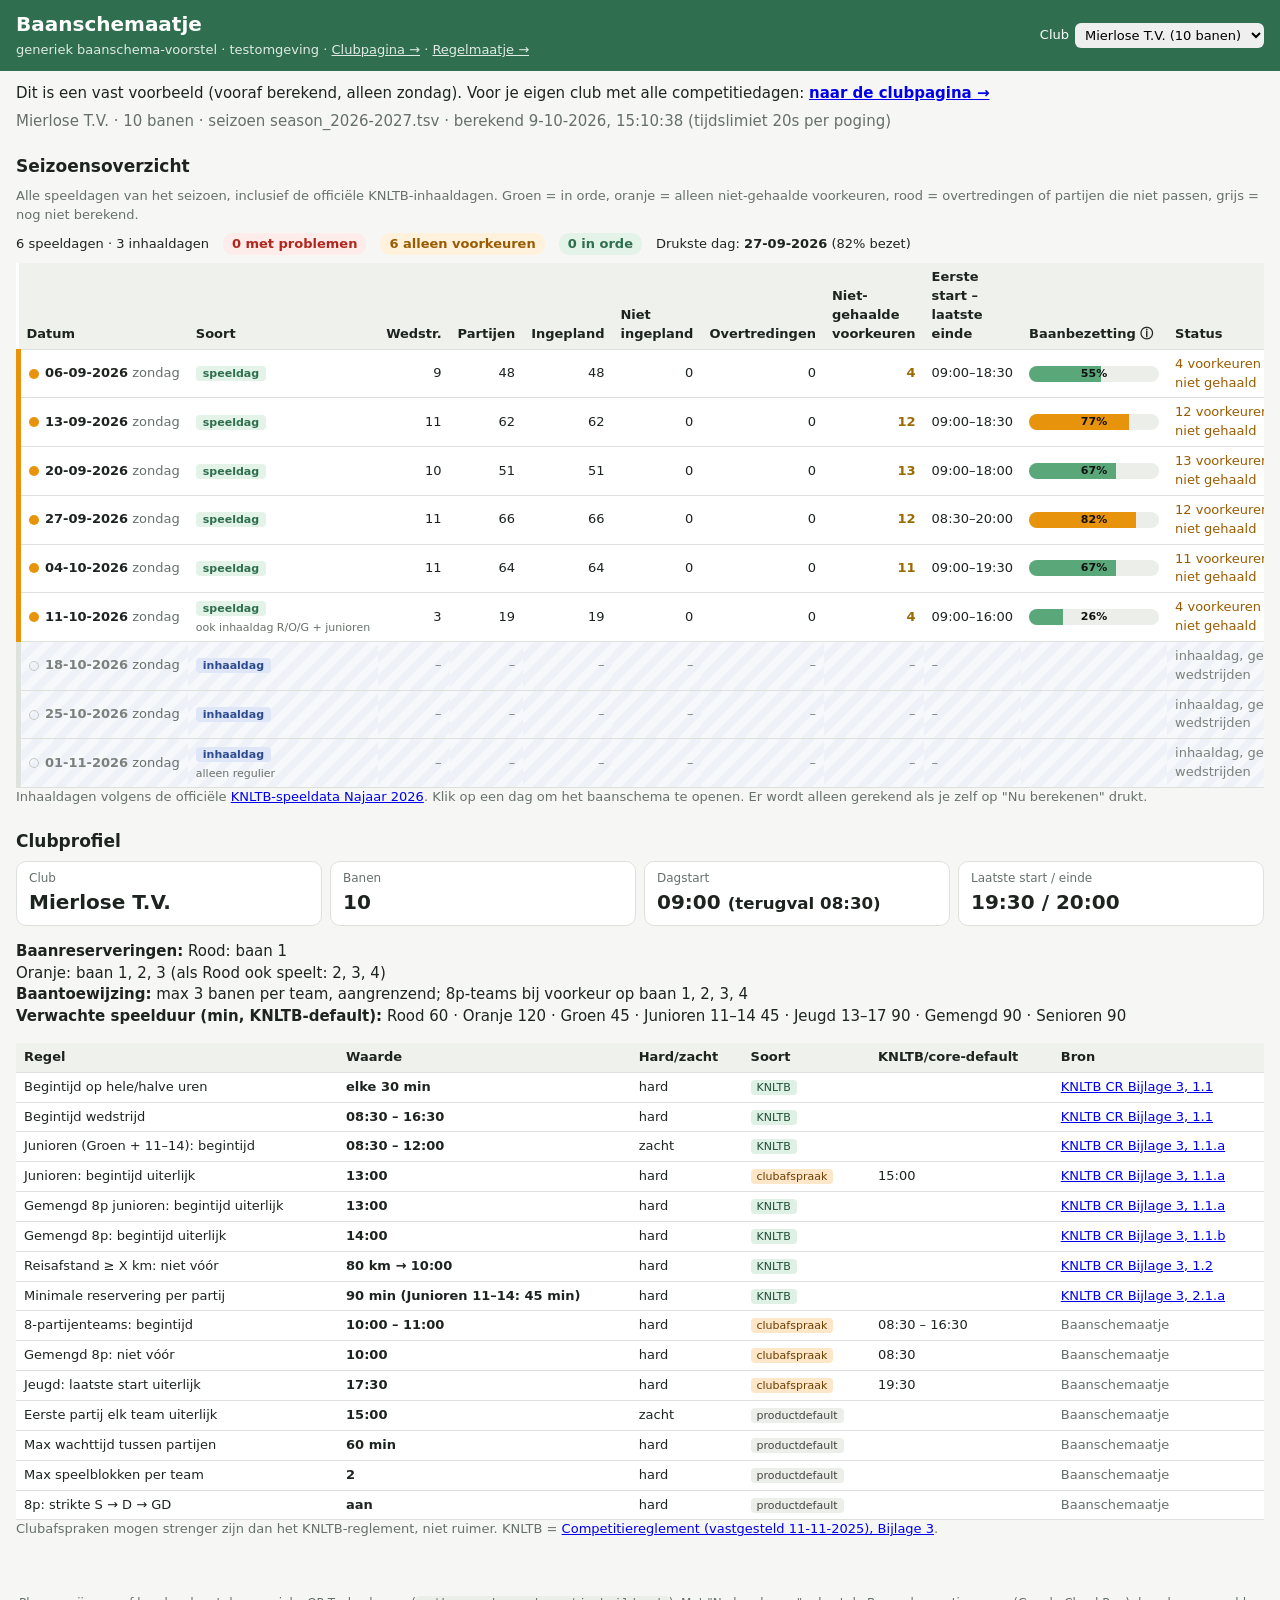
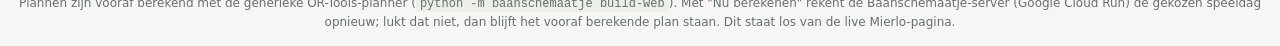
<file: web/baanschemaatje/index.html>
<!doctype html>
<html lang="nl">
<head>
<meta charset="utf-8">
<meta name="viewport" content="width=device-width, initial-scale=1">
<title>Baanschemaatje — testomgeving</title>
<link rel="stylesheet" href="style.css">
<link rel="stylesheet" href="print.css">
</head>
<body>
<header>
  <div class="brand">
    <h1>Baanschemaatje</h1>
    <span class="sub">generiek baanschema-voorstel · testomgeving · <a href="club.html" style="color:inherit">Clubpagina →</a> · <a href="club.html#regelhulp" style="color:inherit">Regelmaatje →</a></span>
  </div>
  <div class="controls">
    <label>Club <select id="club"></select></label>
    <label class="day-only" hidden title="Maximale rekentijd per solverpoging">Rekentijd <select id="live-tl">
      <option value="10">10s</option><option value="20">20s</option><option value="30" selected>30s</option></select></label>
    <button id="live-btn" class="live-btn day-only" hidden>Nu berekenen</button>
    <button id="print-btn" class="live-btn day-only" hidden title="Dagoverzicht op één A4 printen">Printen</button>
  </div>
</header>

<main>
  <div class="banner">Dit is een vast voorbeeld (vooraf berekend, alleen zondag). Voor je eigen club met alle competitiedagen: <a href="club.html"><b>naar de clubpagina →</b></a></div>
  <p class="note" id="note">Laden…</p>
  <p id="live-status" class="live-status"></p>
  <div id="progress" class="pg sticky" hidden></div>

  <section id="overview-view">
    <h2>Seizoensoverzicht</h2>
    <p class="hint">Alle speeldagen van het seizoen, inclusief de officiële KNLTB-inhaaldagen. Groen = in orde, oranje = alleen niet-gehaalde voorkeuren, rood = overtredingen of partijen die niet passen, grijs = nog niet berekend.</p>
    <div id="mv-bar-ov"></div>
    <div id="overview"><p class="note">Overzicht laden…</p></div>
  </section>

  <div id="day-view" hidden>
  <a href="#" id="back-link" class="backlink">← Terug naar overzicht</a>
  <h2 id="day-title" class="day-title"></h2>
  <div id="mv-bar-day"></div>
  <section id="summary" class="cards"></section>

  <section id="solutions-sec" hidden>
    <h2>Oplossingen</h2>
    <p class="hint">Deze speeldag past niet. Baanschemaatje heeft automatisch versoepelingen doorgerekend, steeds één wijziging tegelijk (en zo nodig combinaties). Bovenaan: past volledig, KNLTB-conform, kleinste wijziging. Scenario's die het KNLTB-reglement overtreden staan er alleen ter referentie.</p>
    <div id="solutions"></div>
  </section>

  <section>
    <h2>Baanschema</h2>
    <div id="viewing" class="viewing" hidden></div>
    <div id="edit-bar" class="edit-bar"></div>
    <div class="legend" id="legend"></div>
    <div class="gridwrap"><div id="grid" class="grid"></div></div>
  </section>

  <div class="two">
    <section>
      <h2>Niet ingepland</h2>
      <div id="unscheduled"></div>
    </section>
    <section>
      <h2>Controle</h2>
      <p class="hint">Bestaande validator (<code>scripts/validate_schedule.py</code>), getoetst aan de operationele SPEC.md van het eerste clubprofiel (Mierlo). Voor andere clubs kan die strenger zijn dan KNLTB (bv. junioren uiterlijk 13:00). <b>Overtredingen</b> = regels die niet gebroken mogen worden (moet 0 zijn). <b>Niet-gehaalde voorkeuren</b> = mag, maar kan mooier.</p>
      <div id="findings"></div>
    </section>
  </div>

  </div>

  <section>
    <h2>Clubprofiel</h2>
    <div id="profile"></div>
  </section>
</main>

<footer>
  Plannen zijn vooraf berekend met de generieke OR-Tools-planner (<code>python -m baanschemaatje build-web</code>).
  Met "Nu berekenen" rekent de Baanschemaatje-server (Google Cloud Run) de gekozen speeldag opnieuw; lukt dat niet, dan blijft het vooraf berekende plan staan. Dit staat los van de live Mierlo-pagina.
</footer>
<script src="config.js"></script>
<script src="knltb-kalender.js"></script>
<script src="overzicht.js"></script>
<script src="verzetten.js"></script>
<script src="progress.js"></script>
<script src="colors.js"></script>
<script src="print.js"></script>
<script src="editor.js"></script>
<script src="app.js"></script>
</body>
</html>
</file>
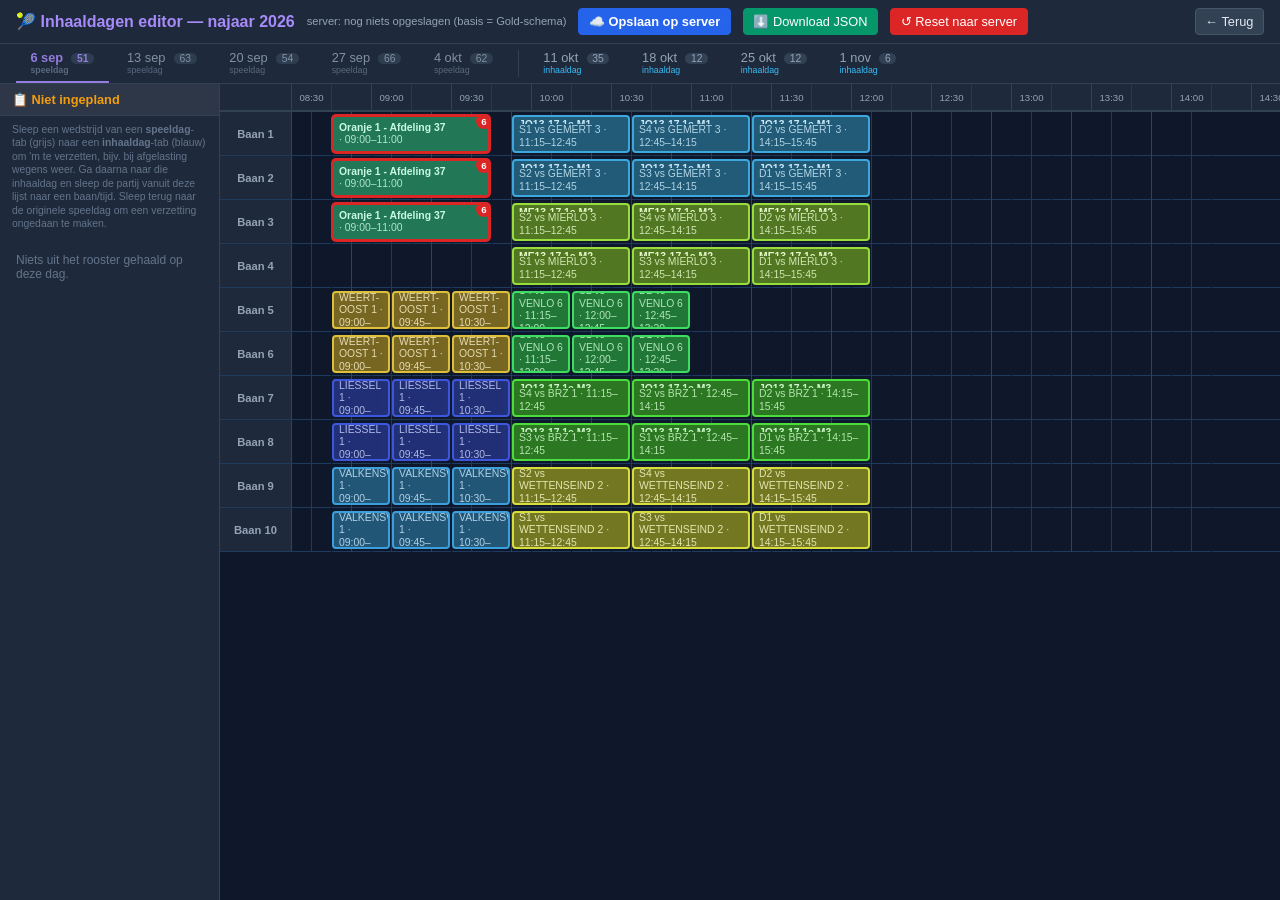
<file: docs/editor-najaar.html>
<!DOCTYPE html>
<html lang="nl">
<head>
<meta charset="UTF-8">
<meta name="viewport" content="width=device-width, initial-scale=1.0">
<title>Baanschema Editor — Inhaaldagen najaar 2026</title>
<style>
*{box-sizing:border-box;margin:0;padding:0}
body{font-family:'Segoe UI',sans-serif;background:#0f172a;color:#e2e8f0;display:flex;flex-direction:column;height:100vh;overflow:hidden}
header{display:flex;align-items:center;gap:.75rem;padding:.5rem 1rem;background:#1e293b;border-bottom:1px solid #334155;flex-shrink:0;flex-wrap:wrap}
header h1{font-size:1rem;font-weight:700;color:#a78bfa;white-space:nowrap}
select,button{background:#334155;color:#e2e8f0;border:1px solid #475569;border-radius:4px;padding:.3rem .6rem;font-size:.8rem;cursor:pointer}
select:focus,button:focus{outline:2px solid #7c3aed}
button:hover{background:#475569}
#btn-export{background:#059669;border-color:#059669;color:#fff}
#btn-export:hover{background:#047857}
#btn-save-server{background:#2563eb;border-color:#2563eb;color:#fff;font-weight:600}
#btn-save-server:hover{background:#1d4ed8}
#btn-reset{background:#dc2626;border-color:#dc2626;color:#fff}
#btn-reset:hover{background:#b91c1c}
#violation-count{background:#dc2626;color:#fff;border-radius:12px;padding:.2rem .5rem;font-size:.75rem;font-weight:700;display:none}
#sync-status{font-size:.7rem;color:#94a3b8;white-space:nowrap}
.tabs{display:flex;gap:.25rem;padding:0 1rem;background:#1e293b;border-bottom:1px solid #334155;flex-shrink:0}
.tab{padding:.4rem .9rem;font-size:.8rem;cursor:pointer;border-bottom:2px solid transparent;color:#94a3b8;position:relative}
.tab.active{color:#a78bfa;border-bottom-color:#a78bfa;font-weight:600}
.tab:hover{color:#e2e8f0}
.tab.tab-speeldag{opacity:.85}
.tab.tab-speeldag::after{content:'speeldag';font-size:.55rem;display:block;color:#64748b}
.tab.tab-inhaaldag::after{content:'inhaaldag';font-size:.55rem;display:block;color:#38bdf8}
.tab-sep{width:1px;background:#334155;margin:.4rem .4rem}
.tab .cnt{font-size:.65rem;background:#334155;border-radius:8px;padding:0 .35rem;margin-left:.3rem}
.tab.drop-target{background:rgba(124,58,237,.35);border-radius:4px}
.main{display:flex;flex:1;overflow:hidden}
.sidebar{width:220px;flex-shrink:0;background:#1e293b;border-right:1px solid #334155;display:flex;flex-direction:column;overflow:hidden}
.sidebar h2{font-size:.8rem;font-weight:700;padding:.5rem .75rem;background:#2d3748;border-bottom:1px solid #334155;color:#f59e0b}
.sidebar p.hint{font-size:.65rem;color:#64748b;padding:.4rem .75rem;line-height:1.3}
.sidebar-list{flex:1;overflow-y:auto;padding:.5rem}
.sidebar-item{border-radius:4px;padding:.35rem .5rem;margin-bottom:.35rem;font-size:.7rem;cursor:grab;position:relative;user-select:none;border:2px solid transparent}
.sidebar-item:active{cursor:grabbing}
.sidebar-item .label{font-weight:600;white-space:nowrap;overflow:hidden;text-overflow:ellipsis}
.sidebar-item .sub{opacity:.75;font-size:.65rem}
.sidebar-item.violation{border-color:#dc2626!important}
.vbadge{position:absolute;top:-5px;right:-5px;background:#dc2626;color:#fff;border-radius:50%;width:16px;height:16px;font-size:.6rem;font-weight:700;display:flex;align-items:center;justify-content:center;z-index:10}
.grid-area{flex:1;overflow:auto;position:relative}
.grid-wrap{display:inline-flex;flex-direction:column;min-width:100%}
.time-header{display:flex;position:sticky;top:0;z-index:20;background:#1e293b;border-bottom:2px solid #334155;height:28px}
.th-corner{width:72px;flex-shrink:0;border-right:1px solid #334155}
.time-labels{display:flex;overflow:hidden}
.time-label{font-size:.6rem;color:#94a3b8;width:40px;flex-shrink:0;text-align:center;line-height:28px;border-right:1px solid #1e3a5f}
.time-label.half{border-right-color:#334155}
.court-rows{display:flex;flex-direction:column}
.court-row{display:flex;height:44px;border-bottom:1px solid #1e3a5f;position:relative}
.court-label{width:72px;flex-shrink:0;font-size:.7rem;color:#94a3b8;display:flex;align-items:center;justify-content:center;border-right:1px solid #334155;font-weight:600;background:#1e293b;position:sticky;left:0;z-index:10}
.court-slots{position:relative;display:flex;height:44px}
.slot{width:20px;height:44px;flex-shrink:0;border-right:1px solid #0f172a}
.slot.half-mark{border-right:1px solid #1e3a5f}
.slot.hour-mark{border-right:1px solid #334155}
.block{position:absolute;top:3px;border-radius:4px;cursor:grab;user-select:none;overflow:hidden;border:2px solid transparent;transition:border-color .1s;z-index:5}
.block:active{cursor:grabbing;z-index:100}
.block.violation{border-color:#dc2626!important;box-shadow:0 0 0 1px #dc2626}
.block.dragging{z-index:200;opacity:.85;box-shadow:0 4px 20px rgba(0,0,0,.5)}
.block-inner{padding:2px 5px;font-size:.65rem;height:100%;display:flex;flex-direction:column;justify-content:center;position:relative}
.block-team{font-weight:700;white-space:nowrap;overflow:hidden;text-overflow:ellipsis;line-height:1.2}
.block-part{opacity:.85;line-height:1.2}
.block .vbadge{position:absolute;top:-4px;right:-4px}
.drop-overlay{position:absolute;top:0;left:0;right:0;bottom:0;background:rgba(124,58,237,.2);border:2px dashed #7c3aed;border-radius:4px;z-index:30;pointer-events:none;display:none}
.drop-overlay.active{display:block}
.geen-data{padding:1rem;color:#94a3b8;font-size:.8rem;text-align:center}
.loading{padding:1rem;color:#7c3aed;font-size:.85rem;text-align:center}
</style>
</head>
<body>
<header>
  <h1>🎾 Inhaaldagen editor — najaar 2026</h1>
  <span id="violation-count">0 overtredingen</span>
  <span id="sync-status">nog niet geladen</span>
  <button id="btn-save-server">☁️ Opslaan op server</button>
  <button id="btn-export">⬇️ Download JSON</button>
  <button id="btn-reset">↺ Reset naar server</button>
  <a href="index.html" style="margin-left:auto"><button>← Terug</button></a>
</header>
<div class="tabs" id="tabs"></div>
<div class="main">
  <div class="sidebar">
    <h2>📋 Niet ingepland</h2>
    <p class="hint">Sleep een wedstrijd van een <b>speeldag</b>-tab (grijs) naar een <b>inhaaldag</b>-tab (blauw) om 'm te verzetten, bijv. bij afgelasting wegens weer. Ga daarna naar die inhaaldag en sleep de partij vanuit deze lijst naar een baan/tijd. Sleep terug naar de originele speeldag om een verzetting ongedaan te maken.</p>
    <div class="sidebar-list" id="sidebar-list"></div>
  </div>
  <div class="grid-area" id="grid-area">
    <div class="loading" id="loading">Laden...</div>
    <div class="grid-wrap" id="grid-wrap" style="display:none"></div>
  </div>
</div>

<script>
// ── Config ──────────────────────────────────────────────────────────────────
const COURTS = [1,2,3,4,5,6,7,8,9,10];
const DAY_START = 8*60+30; // 08:30
const DAY_END   = 20*60;   // 20:00
const SLOT_W    = 20;      // px per 15-min slot
const COURT_H   = 44;      // px per row
const SLOTS     = (DAY_END - DAY_START) / 15; // 46 slots

// Speeldagen (bron) + inhaaldagen (doel). Sleep een wedstrijd van een
// speeldag-tab naar een inhaaldag-tab om 'm te verzetten (bijv. bij afgelasting
// wegens weer). Sleep 'm terug als een verzetting ongedaan gemaakt moet worden.
const DATES = [
  { key: '06-09-2026', label: '6 sep', kind: 'speeldag' },
  { key: '13-09-2026', label: '13 sep', kind: 'speeldag' },
  { key: '20-09-2026', label: '20 sep', kind: 'speeldag' },
  { key: '27-09-2026', label: '27 sep', kind: 'speeldag' },
  { key: '04-10-2026', label: '4 okt', kind: 'speeldag' },
  { key: '11-10-2026', label: '11 okt', kind: 'inhaaldag' },
  { key: '18-10-2026', label: '18 okt', kind: 'inhaaldag' },
  { key: '25-10-2026', label: '25 okt', kind: 'inhaaldag' },
  { key: '01-11-2026', label: '1 nov', kind: 'inhaaldag' },
];

const API_BASE = 'https://baanschema-api-706645656518.europe-west1.run.app';

// ── State ────────────────────────────────────────────────────────────────────
// allRows: { "11-10-2026": [...rows...], ... }
let allRows      = {};
let serverRows   = {}; // laatst bekende server-versie, voor reset
let currentDate  = DATES[0].key;
let dragState    = null;
let opponents    = {};

fetch('opponents.json').then(r => r.ok ? r.json() : {}).then(d => { opponents = d; }).catch(() => {});

function getOpponent(schema, date) {
  return opponents[`${schema}::${date}`] || '';
}

// ── Utils ────────────────────────────────────────────────────────────────────
function timeToMin(t) {
  if (!t || t === 'NIET_GELUKT') return null;
  const [h, m] = t.split(':').map(Number);
  return h * 60 + m;
}
function minToTime(m) {
  const h = Math.floor(m / 60), mm = m % 60;
  return `${String(h).padStart(2,'0')}:${String(mm).padStart(2,'0')}`;
}
function minToSlot(m) { return (m - DAY_START) / 15; }
function slotToMin(s) { return DAY_START + s * 15; }

function teamColor(teamId) {
  let h = 0;
  for (let i = 0; i < teamId.length; i++) h = (h * 31 + teamId.charCodeAt(i)) & 0xfffffff;
  const hue = (h * 137 + 60) % 360;
  return { bg: `hsl(${hue},55%,30%)`, border: `hsl(${hue},70%,55%)`, text: `hsl(${hue},80%,88%)` };
}

function shortTeam(team) {
  const m = (team||'').match(/–\s*([^–]+)$/);
  if (m) return m[1].trim().substring(0,18);
  return (team||'').substring(0, 18);
}

function uid(row) { return `${row.team_id || row.team_short}__${row.part}`; }

function normalizeRow(r) {
  return {
    ...r,
    team_short: r.team_short || shortTeam(r.team),
    team_id: r.team_id || r.team_short || shortTeam(r.team),
    _uid: uid(r),
  };
}

// ── Load data ────────────────────────────────────────────────────────────────
async function loadAll() {
  document.getElementById('loading').style.display = 'block';
  document.getElementById('grid-wrap').style.display = 'none';
  document.getElementById('sync-status').textContent = 'laden...';

  // 1. Bestaande Gold-bezetting als basis (11-10 heeft al eigen wedstrijden).
  let base = {};
  try {
    const r = await fetch('gold_result_najaar2026.json');
    if (r.ok) base = await r.json();
  } catch (e) {}

  // 2. Server-opgeslagen editor-status (overschrijft/vult aan bovenop de basis).
  let server = { schema: {}, updated_at: null, updated_by: null };
  try {
    const r = await fetch(`${API_BASE}/najaar/schema`);
    if (r.ok) server = await r.json();
  } catch (e) {}

  const merged = {};
  for (const d of DATES) {
    const key = d.key;
    if (server.schema && server.schema[key]) {
      merged[key] = server.schema[key];
    } else if (base[key]) {
      merged[key] = base[key];
    } else {
      merged[key] = [];
    }
  }

  allRows = {};
  serverRows = {};
  for (const d of DATES) {
    allRows[d.key] = merged[d.key].map(normalizeRow);
    serverRows[d.key] = JSON.parse(JSON.stringify(allRows[d.key]));
  }

  document.getElementById('sync-status').textContent = server.updated_at
    ? `server: ${new Date(server.updated_at).toLocaleString('nl-NL')}${server.updated_by ? ' · ' + server.updated_by : ''}`
    : 'server: nog niets opgeslagen (basis = Gold-schema)';

  renderTabs();
  renderAll();
}

// ── Server save/reset ──────────────────────────────────────────────────────
async function saveToServer() {
  const btn = document.getElementById('btn-save-server');
  btn.textContent = '⏳ Opslaan...';
  const payload = { schema: {}, updated_by: 'editor-najaar' };
  for (const d of DATES) {
    payload.schema[d.key] = allRows[d.key].map(r => { const { _uid, ...rest } = r; return rest; });
  }
  try {
    const resp = await fetch(`${API_BASE}/najaar/schema`, {
      method: 'POST',
      headers: { 'Content-Type': 'application/json' },
      body: JSON.stringify(payload),
    });
    if (!resp.ok) throw new Error('HTTP ' + resp.status);
    const data = await resp.json();
    serverRows = JSON.parse(JSON.stringify(allRows));
    document.getElementById('sync-status').textContent = `server: ${new Date(data.updated_at).toLocaleString('nl-NL')} · editor-najaar`;
    btn.textContent = '✅ Opgeslagen!';
  } catch (e) {
    btn.textContent = '❌ Mislukt';
    alert('Opslaan op server mislukt: ' + e.message);
  }
  setTimeout(() => { btn.textContent = '☁️ Opslaan op server'; }, 2000);
}

// ── Constraint checking (per dag) ─────────────────────────────────────────────
const VALID_PAIRS = [[1,2],[3,4],[5,6],[7,8],[9,10]];
function courtPair(c) { return VALID_PAIRS.find(p => p.includes(c)); }

function checkViolations(rows) {
  const viols = new Map();
  const scheduled = rows.filter(r => r.start !== 'NIET_GELUKT' && r.court);

  function addV(r, msg) {
    const k = r._uid;
    if (!viols.has(k)) viols.set(k, []);
    viols.get(k).push(msg);
  }

  const teamCourts = new Map();
  for (const r of scheduled) {
    if (!teamCourts.has(r.team_id)) teamCourts.set(r.team_id, new Set());
    teamCourts.get(r.team_id).add(r.court);
  }
  for (const r of scheduled) {
    const courts = [...teamCourts.get(r.team_id)];
    const pairs = courts.map(c => courtPair(c)).filter(Boolean);
    const uniquePairs = [...new Set(pairs.map(p => p.join()))];
    if (uniquePairs.length > 1) addV(r, 'Banen niet in hetzelfde paar');
  }

  for (const r of scheduled) {
    if (teamCourts.get(r.team_id).size > 2) addV(r, 'Team gebruikt >2 banen');
  }

  for (let i = 0; i < scheduled.length; i++) {
    for (let j = i+1; j < scheduled.length; j++) {
      const a = scheduled[i], b = scheduled[j];
      if (a.court !== b.court) continue;
      const as = timeToMin(a.start), ae = timeToMin(a.end);
      const bs = timeToMin(b.start), be = timeToMin(b.end);
      if (as < be && bs < ae) {
        addV(a, 'Overlap op baan');
        addV(b, 'Overlap op baan');
      }
    }
  }

  for (const r of scheduled) {
    const isYouth = /Junioren|Meisjes|Jongens.*13 t\/m 17/i.test(r.team || r.team_short || '');
    if (isYouth && timeToMin(r.end) > timeToMin('17:30')) {
      addV(r, 'Jeugd: einde na 17:30');
    }
  }

  for (const r of scheduled) {
    if (/Gemengd|GEM /i.test(r.team || r.team_short || '') && timeToMin(r.start) < timeToMin('10:00')) {
      addV(r, 'Gemengd: start voor 10:00');
    }
  }

  const byTeam = new Map();
  for (const r of scheduled) {
    if (/Gemengd|GEM /i.test(r.team || r.team_short || '')) continue;
    if (!byTeam.has(r.team_id)) byTeam.set(r.team_id, []);
    byTeam.get(r.team_id).push(r);
  }
  for (const [, teamRows] of byTeam) {
    const singles  = teamRows.filter(r => r.kind === 'S');
    const doubles  = teamRows.filter(r => r.kind === 'D' || r.kind === 'M');
    for (const s of singles) {
      for (const d of doubles) {
        if (timeToMin(s.end) > timeToMin(d.start)) {
          addV(s, 'Enkel moet eindigen voor dubbelstart');
          addV(d, 'Dubbel begint voor einde enkel');
        }
      }
    }
  }

  return viols;
}

// ── Render ───────────────────────────────────────────────────────────────────
function renderTabs() {
  const tabs = document.getElementById('tabs');
  tabs.innerHTML = '';
  let lastKind = null;
  for (const d of DATES) {
    if (lastKind && lastKind !== d.kind) {
      const sep = document.createElement('div');
      sep.className = 'tab-sep';
      tabs.appendChild(sep);
    }
    lastKind = d.kind;
    const rows = allRows[d.key] || [];
    const scheduledCnt = rows.filter(r => r.start !== 'NIET_GELUKT').length;
    const tab = document.createElement('div');
    tab.className = 'tab' + (d.key === currentDate ? ' active' : '') + (d.kind === 'speeldag' ? ' tab-speeldag' : ' tab-inhaaldag');
    tab.dataset.date = d.key;
    tab.innerHTML = `${d.label} <span class="cnt">${scheduledCnt}</span>`;
    tab.addEventListener('click', () => { currentDate = d.key; renderTabs(); renderAll(); });
    tabs.appendChild(tab);
  }
}

function renderAll() {
  renderGrid();
  renderSidebar();
  updateViolationBadge();
}

function currentRows() { return allRows[currentDate] || []; }

function renderGrid() {
  const wrap = document.getElementById('grid-wrap');
  const loading = document.getElementById('loading');
  loading.style.display = 'none';
  wrap.style.display = '';
  wrap.innerHTML = '';

  const rows = currentRows();
  const violations = checkViolations(rows);

  const header = document.createElement('div');
  header.className = 'time-header';
  const corner = document.createElement('div');
  corner.className = 'th-corner';
  header.appendChild(corner);
  const tl = document.createElement('div');
  tl.className = 'time-labels';
  for (let s = 0; s < SLOTS; s++) {
    const m = slotToMin(s);
    const div = document.createElement('div');
    div.className = 'time-label' + (m % 30 === 0 ? '' : ' half');
    if (m % 30 === 0) div.textContent = minToTime(m);
    tl.appendChild(div);
  }
  header.appendChild(tl);
  wrap.appendChild(header);

  const rowsDiv = document.createElement('div');
  rowsDiv.className = 'court-rows';

  for (const court of COURTS) {
    const row = document.createElement('div');
    row.className = 'court-row';
    row.dataset.court = court;

    const label = document.createElement('div');
    label.className = 'court-label';
    label.textContent = `Baan ${court}`;
    row.appendChild(label);

    const slots = document.createElement('div');
    slots.className = 'court-slots';
    slots.dataset.court = court;

    const overlay = document.createElement('div');
    overlay.className = 'drop-overlay';
    slots.appendChild(overlay);

    for (let s = 0; s < SLOTS; s++) {
      const slot = document.createElement('div');
      slot.className = 'slot' + (slotToMin(s) % 60 === 0 ? ' hour-mark' : slotToMin(s) % 30 === 0 ? ' half-mark' : '');
      slots.appendChild(slot);
    }

    const courtRows = rows.filter(r => r.court === court && r.start !== 'NIET_GELUKT');
    for (const r of courtRows) {
      const block = createBlock(r, violations);
      slots.appendChild(block);
    }

    row.appendChild(slots);
    rowsDiv.appendChild(row);
  }
  wrap.appendChild(rowsDiv);
}

function createBlock(r, violations) {
  const startMin = timeToMin(r.start);
  const endMin   = timeToMin(r.end);
  const left  = minToSlot(startMin) * SLOT_W;
  const width = ((endMin - startMin) / 15) * SLOT_W - 2;
  const col   = teamColor(r.team_id);

  const viols = violations ? (violations.get(r._uid) || []) : [];

  const block = document.createElement('div');
  block.className = 'block' + (viols.length ? ' violation' : '');
  block.dataset.uid = r._uid;
  block.style.left   = left + 'px';
  block.style.width  = width + 'px';
  block.style.height = (COURT_H - 6) + 'px';
  block.style.background = col.bg;
  block.style.borderColor = viols.length ? '' : col.border;

  if (viols.length) {
    const badge = document.createElement('div');
    badge.className = 'vbadge';
    badge.textContent = viols.length;
    block.appendChild(badge);
  }

  const inner = document.createElement('div');
  inner.className = 'block-inner';
  inner.style.color = col.text;
  const t1 = document.createElement('div'); t1.className = 'block-team';
  t1.textContent = r.team_short;
  const opponent = getOpponent(r.team || r.schema || '', currentDate) || (r.part || '').split(' vs ')[1] || '';
  const t2 = document.createElement('div'); t2.className = 'block-part';
  t2.textContent = `${r.part} · ${r.start}–${r.end}`;
  inner.appendChild(t1);
  inner.appendChild(t2);
  block.appendChild(inner);

  block.title = (r.team || r.team_short) + (opponent ? `\nvs ${opponent}` : '') + '\n' + (viols.length ? viols.join('\n') : 'Geen overtredingen');

  block.addEventListener('mousedown', onBlockMouseDown);
  return block;
}

function renderSidebar() {
  const list = document.getElementById('sidebar-list');
  list.innerHTML = '';
  const rows = currentRows();
  const violations = checkViolations(rows);
  const unscheduled = rows.filter(r => r.start === 'NIET_GELUKT');
  if (!unscheduled.length) {
    list.innerHTML = '<div style="color:#64748b;font-size:.75rem;padding:.5rem">Niets uit het rooster gehaald op deze dag.</div>';
    return;
  }
  for (const r of unscheduled) {
    const col = teamColor(r.team_id);
    const viols = violations.get(r._uid) || [];
    const item = document.createElement('div');
    item.className = 'sidebar-item' + (viols.length ? ' violation' : '');
    item.dataset.uid = r._uid;
    item.style.background = col.bg;
    item.style.color = col.text;
    item.style.borderColor = viols.length ? '' : col.border;
    item.title = r.team || r.team_short;
    const label = document.createElement('div'); label.className = 'label';
    label.textContent = r.team_short;
    const sub = document.createElement('div'); sub.className = 'sub';
    sub.textContent = `${r.part} · ${r.kind}`;
    item.appendChild(label);
    item.appendChild(sub);
    if (viols.length) {
      const badge = document.createElement('div'); badge.className = 'vbadge';
      badge.textContent = viols.length; item.appendChild(badge);
    }
    item.addEventListener('mousedown', onBlockMouseDown);
    list.appendChild(item);
  }
}

function updateViolationBadge() {
  const viols = checkViolations(currentRows());
  let total = 0;
  for (const v of viols.values()) total += v.length;
  const el = document.getElementById('violation-count');
  if (total > 0) { el.style.display = ''; el.textContent = `${total} overtredingen (deze dag)`; }
  else el.style.display = 'none';
}

// ── Drag & Drop (mouse events); ondersteunt ook drop op een dag-tab ─────────
let ghostEl = null;
let ghostOffX = 0, ghostOffY = 0;

function onBlockMouseDown(e) {
  if (e.button !== 0) return;
  e.preventDefault();

  const blockEl = e.currentTarget;
  const uid = blockEl.dataset.uid;
  const row = currentRows().find(r => r._uid === uid);
  if (!row) return;

  const rect = blockEl.getBoundingClientRect();
  ghostOffX = e.clientX - rect.left;
  ghostOffY = e.clientY - rect.top;

  ghostEl = blockEl.cloneNode(true);
  ghostEl.style.position = 'fixed';
  ghostEl.style.width = rect.width + 'px';
  ghostEl.style.height = rect.height + 'px';
  ghostEl.style.left = (e.clientX - ghostOffX) + 'px';
  ghostEl.style.top  = (e.clientY - ghostOffY) + 'px';
  ghostEl.style.zIndex = '9999';
  ghostEl.style.pointerEvents = 'none';
  ghostEl.style.opacity = '0.85';
  ghostEl.classList.add('dragging');
  document.body.appendChild(ghostEl);

  dragState = { uid, sourceDate: currentDate };

  document.addEventListener('mousemove', onMouseMove);
  document.addEventListener('mouseup', onMouseUp);
}

function onMouseMove(e) {
  if (!ghostEl) return;
  ghostEl.style.left = (e.clientX - ghostOffX) + 'px';
  ghostEl.style.top  = (e.clientY - ghostOffY) + 'px';

  ghostEl.style.display = 'none';
  const target = document.elementFromPoint(e.clientX, e.clientY);
  ghostEl.style.display = '';

  document.querySelectorAll('.drop-overlay').forEach(o => o.classList.remove('active'));
  document.querySelectorAll('.tab').forEach(t => t.classList.remove('drop-target'));

  if (target) {
    const slots = target.closest('.court-slots');
    if (slots) {
      const overlay = slots.querySelector('.drop-overlay');
      if (overlay) overlay.classList.add('active');
    }
    const tab = target.closest('.tab');
    if (tab) tab.classList.add('drop-target');
  }
}

function onMouseUp(e) {
  document.removeEventListener('mousemove', onMouseMove);
  document.removeEventListener('mouseup', onMouseUp);
  document.querySelectorAll('.drop-overlay').forEach(o => o.classList.remove('active'));
  document.querySelectorAll('.tab').forEach(t => t.classList.remove('drop-target'));

  if (ghostEl) { ghostEl.remove(); ghostEl = null; }
  if (!dragState) return;

  const target = document.elementFromPoint(e.clientX, e.clientY);

  if (target) {
    // Drop op een dag-tab: verzet de wedstrijd naar die inhaaldag (als
    // NIET_GELUKT, zodat je 'm daar zelf opnieuw inplant).
    const tab = target.closest('.tab');
    if (tab) {
      const destDate = tab.dataset.date;
      if (destDate && destDate !== dragState.sourceDate) {
        const sourceList = allRows[dragState.sourceDate];
        const idx = sourceList.findIndex(r => r._uid === dragState.uid);
        if (idx !== -1) {
          const [row] = sourceList.splice(idx, 1);
          row.start = 'NIET_GELUKT';
          row.end = 'NIET_GELUKT';
          row.court = null;
          allRows[destDate].push(row);
          renderTabs();
          renderAll();
        }
      }
      dragState = null;
      return;
    }

    // Drop binnen het rooster van de huidige dag: baan/tijd aanpassen.
    const slots = target.closest('.court-slots');
    if (slots) {
      const rows = currentRows();
      const row = rows.find(r => r._uid === dragState.uid);
      if (!row) { dragState = null; return; }

      const court = parseInt(slots.dataset.court);
      const slotsRect = slots.getBoundingClientRect();
      const relX = e.clientX - slotsRect.left - ghostOffX + (SLOT_W / 2);
      let slotIndex = Math.round(relX / SLOT_W);
      slotIndex = Math.max(0, Math.min(slotIndex, SLOTS - 1));

      const startMin  = slotToMin(slotIndex);
      const duration  = row.start === 'NIET_GELUKT'
        ? 90
        : timeToMin(row.end) - timeToMin(row.start);
      const snappedStart = Math.round(startMin / 15) * 15;
      const snappedEnd   = snappedStart + duration;

      if (snappedStart >= DAY_START && snappedEnd <= DAY_END) {
        row.court = court;
        row.start = minToTime(snappedStart);
        row.end   = minToTime(snappedEnd);
        renderTabs();
        renderAll();
      }
    }
  }

  dragState = null;
}

// ── Export ───────────────────────────────────────────────────────────────────
document.getElementById('btn-export').addEventListener('click', () => {
  const data = {};
  for (const d of DATES) {
    data[d.key] = allRows[d.key].map(r => { const { _uid, ...rest } = r; return rest; });
  }
  const blob = new Blob([JSON.stringify(data, null, 2)], { type: 'application/json' });
  const a = document.createElement('a');
  a.href = URL.createObjectURL(blob);
  a.download = `inhaaldagen_najaar2026.json`;
  a.click();
});

// ── Server save/reset ──────────────────────────────────────────────────────
document.getElementById('btn-save-server').addEventListener('click', saveToServer);
document.getElementById('btn-reset').addEventListener('click', () => {
  if (!confirm('Alle wijzigingen sinds de laatste server-opslag ongedaan maken?')) return;
  allRows = JSON.parse(JSON.stringify(serverRows));
  renderTabs();
  renderAll();
});

// ── Init ──────────────────────────────────────────────────────────────────────
loadAll();
</script>
</body>
</html>
</file>
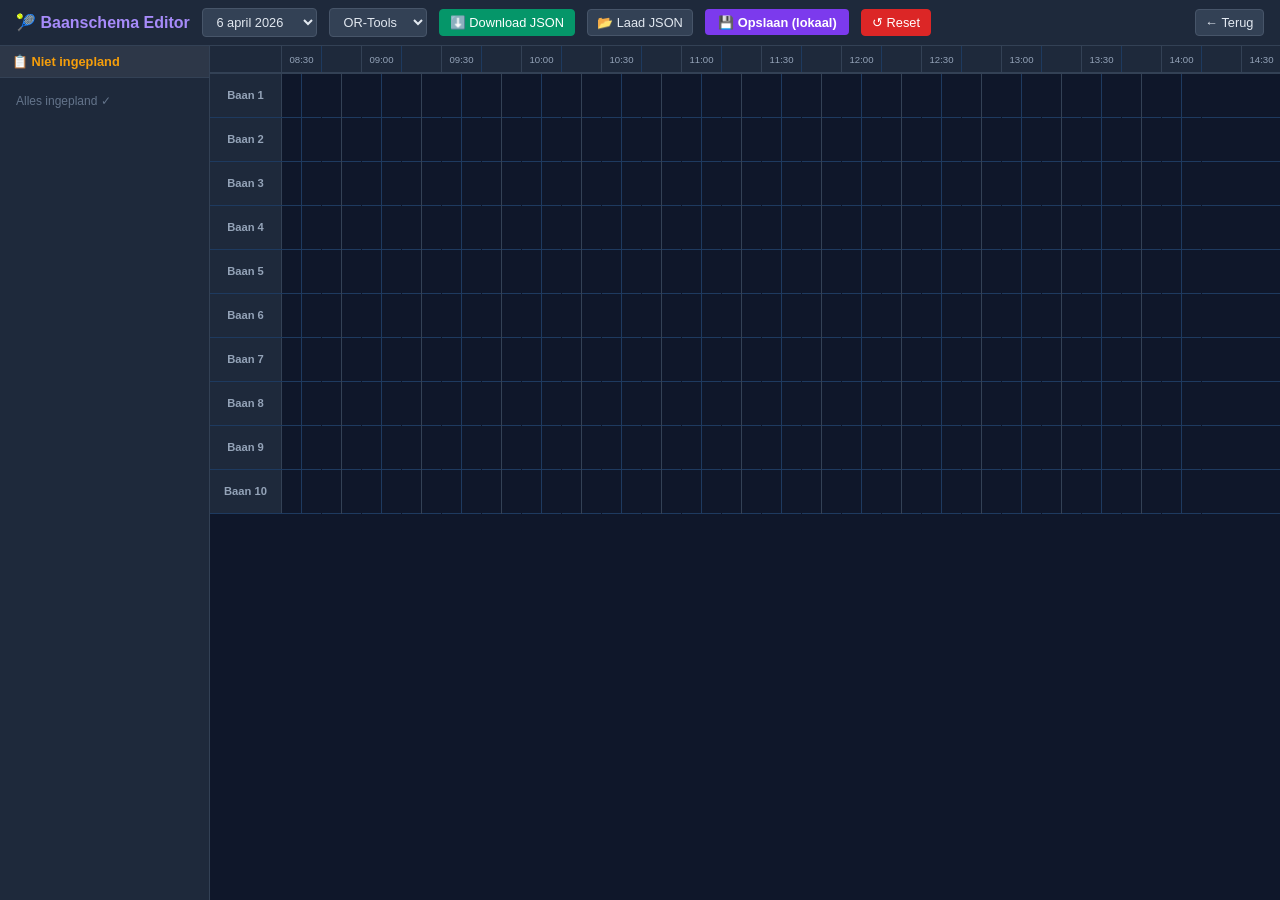
<file: docs/editor.html>
<!DOCTYPE html>
<html lang="nl">
<head>
<meta charset="UTF-8">
<meta name="viewport" content="width=device-width, initial-scale=1.0">
<title>Baanschema Editor</title>
<style>
*{box-sizing:border-box;margin:0;padding:0}
body{font-family:'Segoe UI',sans-serif;background:#0f172a;color:#e2e8f0;display:flex;flex-direction:column;height:100vh;overflow:hidden}
header{display:flex;align-items:center;gap:.75rem;padding:.5rem 1rem;background:#1e293b;border-bottom:1px solid #334155;flex-shrink:0;flex-wrap:wrap}
header h1{font-size:1rem;font-weight:700;color:#a78bfa;white-space:nowrap}
select,button{background:#334155;color:#e2e8f0;border:1px solid #475569;border-radius:4px;padding:.3rem .6rem;font-size:.8rem;cursor:pointer}
select:focus,button:focus{outline:2px solid #7c3aed}
button:hover{background:#475569}
#btn-export{background:#059669;border-color:#059669;color:#fff}
#btn-export:hover{background:#047857}
#btn-reset{background:#dc2626;border-color:#dc2626;color:#fff}
#btn-reset:hover{background:#b91c1c}
#violation-count{background:#dc2626;color:#fff;border-radius:12px;padding:.2rem .5rem;font-size:.75rem;font-weight:700;display:none}
.main{display:flex;flex:1;overflow:hidden}
.sidebar{width:210px;flex-shrink:0;background:#1e293b;border-right:1px solid #334155;display:flex;flex-direction:column;overflow:hidden}
.sidebar h2{font-size:.8rem;font-weight:700;padding:.5rem .75rem;background:#2d3748;border-bottom:1px solid #334155;color:#f59e0b}
.sidebar-list{flex:1;overflow-y:auto;padding:.5rem}
.sidebar-item{border-radius:4px;padding:.35rem .5rem;margin-bottom:.35rem;font-size:.7rem;cursor:grab;position:relative;user-select:none;border:2px solid transparent}
.sidebar-item:active{cursor:grabbing}
.sidebar-item .label{font-weight:600;white-space:nowrap;overflow:hidden;text-overflow:ellipsis}
.sidebar-item .sub{opacity:.75;font-size:.65rem}
.sidebar-item.violation{border-color:#dc2626!important}
.vbadge{position:absolute;top:-5px;right:-5px;background:#dc2626;color:#fff;border-radius:50%;width:16px;height:16px;font-size:.6rem;font-weight:700;display:flex;align-items:center;justify-content:center;z-index:10}
.grid-area{flex:1;overflow:auto;position:relative}
.grid-wrap{display:inline-flex;flex-direction:column;min-width:100%}
.time-header{display:flex;position:sticky;top:0;z-index:20;background:#1e293b;border-bottom:2px solid #334155;height:28px}
.th-corner{width:72px;flex-shrink:0;border-right:1px solid #334155}
.time-labels{display:flex;overflow:hidden}
.time-label{font-size:.6rem;color:#94a3b8;width:40px;flex-shrink:0;text-align:center;line-height:28px;border-right:1px solid #1e3a5f}
.time-label.half{border-right-color:#334155}
.court-rows{display:flex;flex-direction:column}
.court-row{display:flex;height:44px;border-bottom:1px solid #1e3a5f;position:relative}
.court-label{width:72px;flex-shrink:0;font-size:.7rem;color:#94a3b8;display:flex;align-items:center;justify-content:center;border-right:1px solid #334155;font-weight:600;background:#1e293b;position:sticky;left:0;z-index:10}
.court-slots{position:relative;display:flex;height:44px}
.slot{width:20px;height:44px;flex-shrink:0;border-right:1px solid #0f172a}
.slot.half-mark{border-right:1px solid #1e3a5f}
.slot.hour-mark{border-right:1px solid #334155}
.block{position:absolute;top:3px;border-radius:4px;cursor:grab;user-select:none;overflow:hidden;border:2px solid transparent;transition:border-color .1s;z-index:5}
.block:active{cursor:grabbing;z-index:100}
.block.violation{border-color:#dc2626!important;box-shadow:0 0 0 1px #dc2626}
.block.dragging{z-index:200;opacity:.85;box-shadow:0 4px 20px rgba(0,0,0,.5)}
.block-inner{padding:2px 5px;font-size:.65rem;height:100%;display:flex;flex-direction:column;justify-content:center;position:relative}
.block-team{font-weight:700;white-space:nowrap;overflow:hidden;text-overflow:ellipsis;line-height:1.2}
.block-part{opacity:.85;line-height:1.2}
.block .vbadge{position:absolute;top:-4px;right:-4px}
.drop-overlay{position:absolute;top:0;left:0;right:0;bottom:0;background:rgba(124,58,237,.2);border:2px dashed #7c3aed;border-radius:4px;z-index:30;pointer-events:none;display:none}
.drop-overlay.active{display:block}
.geen-data{padding:1rem;color:#94a3b8;font-size:.8rem;text-align:center}
.loading{padding:1rem;color:#7c3aed;font-size:.85rem;text-align:center}
</style>
</head>
<body>
<header>
  <h1>🎾 Baanschema Editor</h1>
  <select id="date-sel">
    <option value="06-04-2026">6 april 2026</option>
    <option value="12-04-2026">12 april 2026</option>
    <option value="19-04-2026">19 april 2026</option>
    <option value="10-05-2026">10 mei 2026</option>
    <option value="17-05-2026">17 mei 2026</option>
    <option value="25-05-2026">25 mei 2026</option>
    <option value="31-05-2026">31 mei 2026</option>
  </select>
  <select id="plan-sel">
    <option value="ortools">OR-Tools</option>
    <option value="gold">Gold</option>
    <option value="heuristic">Heuristiek</option>
  </select>
  <span id="violation-count">0 overtredingen</span>
  <button id="btn-export">⬇️ Download JSON</button>
  <button id="btn-import-wrap" style="position:relative;overflow:hidden">
    📂 Laad JSON
    <input type="file" id="btn-import" accept=".json" style="position:absolute;inset:0;opacity:0;cursor:pointer">
  </button>
  <button id="btn-save-local" style="background:#7c3aed;color:#fff;border:none;padding:.35rem .8rem;border-radius:4px;cursor:pointer;font-weight:600">💾 Opslaan (lokaal)</button>
  <button id="btn-reset">↺ Reset</button>
  <a href="index.html" style="margin-left:auto"><button>← Terug</button></a>
</header>
<div class="main">
  <div class="sidebar">
    <h2>📋 Niet ingepland</h2>
    <div class="sidebar-list" id="sidebar-list"></div>
  </div>
  <div class="grid-area" id="grid-area">
    <div class="loading" id="loading">Laden...</div>
    <div class="grid-wrap" id="grid-wrap" style="display:none"></div>
  </div>
</div>

<script>
// ── Config ──────────────────────────────────────────────────────────────────
const COURTS = [1,2,3,4,5,6,7,8,9,10];
const DAY_START = 8*60+30; // 08:30
const DAY_END   = 20*60;   // 20:00
const SLOT_W    = 20;      // px per 15-min slot
const COURT_H   = 44;      // px per row
const SLOTS     = (DAY_END - DAY_START) / 15; // 46 slots

// ── State ────────────────────────────────────────────────────────────────────
let originalRows = [];
let currentRows  = [];
let dragState    = null;
let currentDate  = '06-04-2026';
let currentPlan  = 'ortools';
let opponents    = {};  // "schema::datum" → "tegenstander"

// Load opponents lookup at startup
fetch('opponents.json').then(r => r.ok ? r.json() : {}).then(d => { opponents = d; }).catch(() => {});

function getOpponent(schema, date) {
  return opponents[`${schema}::${date}`] || '';
}

// ── Utils ────────────────────────────────────────────────────────────────────
function timeToMin(t) {
  if (!t || t === 'NIET_GELUKT') return null;
  const [h, m] = t.split(':').map(Number);
  return h * 60 + m;
}
function minToTime(m) {
  const h = Math.floor(m / 60), mm = m % 60;
  return `${String(h).padStart(2,'0')}:${String(mm).padStart(2,'0')}`;
}
function minToSlot(m) { return (m - DAY_START) / 15; }
function slotToMin(s) { return DAY_START + s * 15; }

function teamColor(teamId) {
  let h = 0;
  for (let i = 0; i < teamId.length; i++) h = (h * 31 + teamId.charCodeAt(i)) & 0xfffffff;
  const hue = (h * 137 + 60) % 360;
  return { bg: `hsl(${hue},55%,30%)`, border: `hsl(${hue},70%,55%)`, text: `hsl(${hue},80%,88%)` };
}

function shortTeam(team) {
  // Extract short form from team name
  const m = team.match(/–\s*([^–]+)$/);
  if (m) return m[1].trim().substring(0,18);
  return team.substring(0, 18);
}

function uid(row) { return `${row.team_id || row.team_short}__${row.part}`; }

// ── Load data ────────────────────────────────────────────────────────────────
async function loadData(date, plan) {
  document.getElementById('loading').style.display = 'block';
  document.getElementById('grid-wrap').style.display = 'none';
  let url;
  if (plan === 'ortools') {
    url = `ortools_result.json`;
  } else if (plan === 'gold') {
    url = `gold_result.json`;
  } else {
    url = `result.json`;
  }

  try {
    const resp = await fetch(url);
    if (!resp.ok) throw new Error('404');
    const data = await resp.json();

    let rows;
    // All plan files are { "DD-MM-YYYY": [...rows...] } format
    if (Array.isArray(data)) {
      const entry = data.find(d => d.date === date);
      rows = entry ? entry.rows : [];
    } else if (data[date]) {
      rows = data[date];
    } else if (data.rows) {
      rows = data.date === date ? data.rows : [];
    } else {
      rows = [];
    }

    // inject team_short and team_id if missing
    rows = rows.map(r => ({
      ...r,
      team_short: r.team_short || shortTeam(r.team),
      team_id: r.team_id || r.team_short || shortTeam(r.team),
      _uid: uid(r)
    }));

    originalRows = JSON.parse(JSON.stringify(rows));
    currentRows  = JSON.parse(JSON.stringify(rows));
    // Check for locally saved version
    const savedKey = `schedule_saved_${date}_${plan}`;
    const saved = localStorage.getItem(savedKey);
    if (saved) {
      try {
        const savedRows = JSON.parse(saved).map(r => ({ ...r, team_id: r.team_id || r.team_short, _uid: uid(r) }));
        currentRows = savedRows;
      } catch(e) {}
    }
    renderAll();
  } catch (e) {
    document.getElementById('loading').textContent = '⚠️ Geen data beschikbaar voor deze combinatie.';
    document.getElementById('loading').style.display = 'block';
    currentRows = []; originalRows = [];
    renderAll();
  }
}

// ── Constraint checking ───────────────────────────────────────────────────────
const VALID_PAIRS = [[1,2],[3,4],[5,6],[7,8],[9,10]];
function courtPair(c) { return VALID_PAIRS.find(p => p.includes(c)); }

function checkViolations(rows) {
  // Returns Map uid -> [violation strings]
  const viols = new Map();
  const scheduled = rows.filter(r => r.start !== 'NIET_GELUKT' && r.court);

  function addV(r, msg) {
    const k = r._uid;
    if (!viols.has(k)) viols.set(k, []);
    viols.get(k).push(msg);
  }

  // 1. Court pair: per team, all courts used must be from ONE pair
  const teamCourts = new Map();
  for (const r of scheduled) {
    if (!teamCourts.has(r.team_id)) teamCourts.set(r.team_id, new Set());
    teamCourts.get(r.team_id).add(r.court);
  }
  for (const r of scheduled) {
    const courts = [...teamCourts.get(r.team_id)];
    const pairs = courts.map(c => courtPair(c)).filter(Boolean);
    const uniquePairs = [...new Set(pairs.map(p => p.join()))];
    if (uniquePairs.length > 1) addV(r, 'Banen niet in hetzelfde paar');
  }

  // 2. Max 2 courts per team
  for (const r of scheduled) {
    if (teamCourts.get(r.team_id).size > 2) addV(r, 'Team gebruikt >2 banen');
  }

  // 3. Overlap on same court
  for (let i = 0; i < scheduled.length; i++) {
    for (let j = i+1; j < scheduled.length; j++) {
      const a = scheduled[i], b = scheduled[j];
      if (a.court !== b.court) continue;
      const as = timeToMin(a.start), ae = timeToMin(a.end);
      const bs = timeToMin(b.start), be = timeToMin(b.end);
      if (as < be && bs < ae) {
        addV(a, 'Overlap op baan');
        addV(b, 'Overlap op baan');
      }
    }
  }

  // 4. Youth: end ≤ 17:30
  for (const r of scheduled) {
    const isYouth = /Junioren|Meisjes|Jongens.*13 t\/m 17/i.test(r.team);
    if (isYouth && timeToMin(r.end) > timeToMin('17:30')) {
      addV(r, 'Jeugd: einde na 17:30');
    }
  }

  // 5. Mixed: start ≥ 10:00
  for (const r of scheduled) {
    if (/Gemengd/i.test(r.team) && timeToMin(r.start) < timeToMin('10:00')) {
      addV(r, 'Gemengd: start voor 10:00');
    }
  }

  // 6. Singles end before doubles start (per non-mixed team)
  const byTeam = new Map();
  for (const r of scheduled) {
    if (/Gemengd/i.test(r.team)) continue;
    if (!byTeam.has(r.team_id)) byTeam.set(r.team_id, []);
    byTeam.get(r.team_id).push(r);
  }
  for (const [, teamRows] of byTeam) {
    const singles  = teamRows.filter(r => r.kind === 'S');
    const doubles  = teamRows.filter(r => r.kind === 'D' || r.kind === 'M');
    for (const s of singles) {
      for (const d of doubles) {
        if (timeToMin(s.end) > timeToMin(d.start)) {
          addV(s, 'Enkel moet eindigen voor dubbelstart');
          addV(d, 'Dubbel begint voor einde enkel');
        }
      }
    }
  }

  return viols;
}

// ── Render ───────────────────────────────────────────────────────────────────
function renderAll() {
  renderGrid();
  renderSidebar();
  updateViolationBadge();
}

function renderGrid() {
  const wrap = document.getElementById('grid-wrap');
  const loading = document.getElementById('loading');
  loading.style.display = 'none';
  wrap.style.display = '';
  wrap.innerHTML = '';

  const violations = checkViolations(currentRows);

  // Time header
  const header = document.createElement('div');
  header.className = 'time-header';
  const corner = document.createElement('div');
  corner.className = 'th-corner';
  header.appendChild(corner);
  const tl = document.createElement('div');
  tl.className = 'time-labels';
  for (let s = 0; s < SLOTS; s++) {
    const m = slotToMin(s);
    const div = document.createElement('div');
    div.className = 'time-label' + (m % 30 === 0 ? '' : ' half');
    if (m % 30 === 0) div.textContent = minToTime(m);
    tl.appendChild(div);
  }
  header.appendChild(tl);
  wrap.appendChild(header);

  // Court rows
  const rowsDiv = document.createElement('div');
  rowsDiv.className = 'court-rows';

  for (const court of COURTS) {
    const row = document.createElement('div');
    row.className = 'court-row';
    row.dataset.court = court;

    const label = document.createElement('div');
    label.className = 'court-label';
    label.textContent = `Baan ${court}`;
    row.appendChild(label);

    const slots = document.createElement('div');
    slots.className = 'court-slots';
    slots.dataset.court = court;

    // Drop overlay
    const overlay = document.createElement('div');
    overlay.className = 'drop-overlay';
    slots.appendChild(overlay);

    for (let s = 0; s < SLOTS; s++) {
      const slot = document.createElement('div');
      slot.className = 'slot' + (slotToMin(s) % 60 === 0 ? ' hour-mark' : slotToMin(s) % 30 === 0 ? ' half-mark' : '');
      slots.appendChild(slot);
    }

    // Blocks
    const courtRows = currentRows.filter(r => r.court === court && r.start !== 'NIET_GELUKT');
    for (const r of courtRows) {
      const block = createBlock(r, violations);
      slots.appendChild(block);
    }

    row.appendChild(slots);
    rowsDiv.appendChild(row);
  }
  wrap.appendChild(rowsDiv);

  // Attach mouse events for drop targets
  attachGridEvents();
}

function createBlock(r, violations) {
  const startMin = timeToMin(r.start);
  const endMin   = timeToMin(r.end);
  const left  = minToSlot(startMin) * SLOT_W;
  const width = ((endMin - startMin) / 15) * SLOT_W - 2;
  const col   = teamColor(r.team_id);

  const viols = violations ? (violations.get(r._uid) || []) : [];

  const block = document.createElement('div');
  block.className = 'block' + (viols.length ? ' violation' : '');
  block.dataset.uid = r._uid;
  block.style.left   = left + 'px';
  block.style.width  = width + 'px';
  block.style.height = (COURT_H - 6) + 'px';
  block.style.background = col.bg;
  block.style.borderColor = viols.length ? '' : col.border;
  block.title = r.team + '\n' + (viols.length ? viols.join('\n') : 'Geen overtredingen');

  if (viols.length) {
    const badge = document.createElement('div');
    badge.className = 'vbadge';
    badge.textContent = viols.length;
    block.appendChild(badge);
  }

  const inner = document.createElement('div');
  inner.className = 'block-inner';
  inner.style.color = col.text;
  const t1 = document.createElement('div'); t1.className = 'block-team';
  t1.textContent = r.team_short;
  const opponent = getOpponent(r.team || r.schema || '', currentDate);
  const t2 = document.createElement('div'); t2.className = 'block-part';
  t2.textContent = opponent
    ? `${r.part} · vs ${opponent}`
    : `${r.part} · ${r.kind} · ${r.start}–${r.end}`;
  inner.appendChild(t1);
  inner.appendChild(t2);
  block.appendChild(inner);

  // Show opponent in tooltip too
  block.title = r.team + (opponent ? `\nvs ${opponent}` : '') + '\n' + (viols.length ? viols.join('\n') : 'Geen overtredingen');

  block.addEventListener('mousedown', onBlockMouseDown);
  return block;
}

function renderSidebar() {
  const list = document.getElementById('sidebar-list');
  list.innerHTML = '';
  const violations = checkViolations(currentRows);
  const unscheduled = currentRows.filter(r => r.start === 'NIET_GELUKT');
  if (!unscheduled.length) {
    list.innerHTML = '<div style="color:#64748b;font-size:.75rem;padding:.5rem">Alles ingepland ✓</div>';
    return;
  }
  for (const r of unscheduled) {
    const col = teamColor(r.team_id);
    const viols = violations.get(r._uid) || [];
    const item = document.createElement('div');
    item.className = 'sidebar-item' + (viols.length ? ' violation' : '');
    item.dataset.uid = r._uid;
    item.style.background = col.bg;
    item.style.color = col.text;
    item.style.borderColor = viols.length ? '' : col.border;
    const _opp = getOpponent(r.team || r.schema || '', currentDate);
    item.title = r.team + (_opp ? `\nvs ${_opp}` : '');
    const label = document.createElement('div'); label.className = 'label';
    label.textContent = r.team_short;
    const sub = document.createElement('div'); sub.className = 'sub';
    sub.textContent = _opp ? `${r.part} · vs ${_opp}` : `${r.part} · ${r.kind}`;
    item.appendChild(label);
    item.appendChild(sub);
    if (viols.length) {
      const badge = document.createElement('div'); badge.className = 'vbadge';
      badge.textContent = viols.length; item.appendChild(badge);
    }
    item.addEventListener('mousedown', onBlockMouseDown);
    list.appendChild(item);
  }
}

function updateViolationBadge() {
  const viols = checkViolations(currentRows);
  let total = 0;
  for (const v of viols.values()) total += v.length;
  const el = document.getElementById('violation-count');
  if (total > 0) { el.style.display = ''; el.textContent = `${total} overtredingen`; }
  else el.style.display = 'none';
}

// ── Drag & Drop (mouse events) ────────────────────────────────────────────────
let ghostEl = null;
let ghostOffX = 0, ghostOffY = 0;

function onBlockMouseDown(e) {
  if (e.button !== 0) return;
  e.preventDefault();

  const blockEl = e.currentTarget;
  const uid = blockEl.dataset.uid;
  const row = currentRows.find(r => r._uid === uid);
  if (!row) return;

  const rect = blockEl.getBoundingClientRect();
  ghostOffX = e.clientX - rect.left;
  ghostOffY = e.clientY - rect.top;

  // Create ghost
  ghostEl = blockEl.cloneNode(true);
  ghostEl.style.position = 'fixed';
  ghostEl.style.width = rect.width + 'px';
  ghostEl.style.height = rect.height + 'px';
  ghostEl.style.left = (e.clientX - ghostOffX) + 'px';
  ghostEl.style.top  = (e.clientY - ghostOffY) + 'px';
  ghostEl.style.zIndex = '9999';
  ghostEl.style.pointerEvents = 'none';
  ghostEl.style.opacity = '0.85';
  ghostEl.classList.add('dragging');
  document.body.appendChild(ghostEl);

  dragState = { uid, row: JSON.parse(JSON.stringify(row)), fromSidebar: row.start === 'NIET_GELUKT' };

  document.addEventListener('mousemove', onMouseMove);
  document.addEventListener('mouseup', onMouseUp);
}

function onMouseMove(e) {
  if (!ghostEl) return;
  ghostEl.style.left = (e.clientX - ghostOffX) + 'px';
  ghostEl.style.top  = (e.clientY - ghostOffY) + 'px';

  // Highlight drop target
  ghostEl.style.display = 'none';
  const target = document.elementFromPoint(e.clientX, e.clientY);
  ghostEl.style.display = '';

  // Clear all overlays
  document.querySelectorAll('.drop-overlay').forEach(o => o.classList.remove('active'));

  if (target) {
    const slots = target.closest('.court-slots');
    if (slots) {
      const overlay = slots.querySelector('.drop-overlay');
      if (overlay) overlay.classList.add('active');
    }
  }
}

function onMouseUp(e) {
  document.removeEventListener('mousemove', onMouseMove);
  document.removeEventListener('mouseup', onMouseUp);
  document.querySelectorAll('.drop-overlay').forEach(o => o.classList.remove('active'));

  if (ghostEl) { ghostEl.remove(); ghostEl = null; }
  if (!dragState) return;

  // Find drop target
  const target = document.elementFromPoint(e.clientX, e.clientY);
  if (target) {
    const slots = target.closest('.court-slots');
    if (slots) {
      const court = parseInt(slots.dataset.court);
      const gridArea = document.getElementById('grid-area');
      const slotsRect = slots.getBoundingClientRect();
      const relX = e.clientX - slotsRect.left - ghostOffX + (SLOT_W / 2);
      let slotIndex = Math.round(relX / SLOT_W);
      slotIndex = Math.max(0, Math.min(slotIndex, SLOTS - 1));

      const startMin  = slotToMin(slotIndex);
      const duration  = dragState.row.start === 'NIET_GELUKT'
        ? 90  // default 90min for unscheduled
        : timeToMin(dragState.row.end) - timeToMin(dragState.row.start);
      const endMin    = startMin + duration;

      // Snap start to 15min grid
      const snappedStart = Math.round(startMin / 15) * 15;
      const snappedEnd   = snappedStart + duration;

      if (snappedStart >= DAY_START && snappedEnd <= DAY_END) {
        const idx = currentRows.findIndex(r => r._uid === dragState.uid);
        if (idx !== -1) {
          currentRows[idx].court = court;
          currentRows[idx].start = minToTime(snappedStart);
          currentRows[idx].end   = minToTime(snappedEnd);
        }
        renderAll();
      }
    }
  }

  dragState = null;
}

function attachGridEvents() {
  // slots listen via event delegation in onMouseUp above
}

// ── Export ───────────────────────────────────────────────────────────────────
document.getElementById('btn-export').addEventListener('click', () => {
  const data = { date: currentDate, rows: currentRows.map(r => {
    const { _uid, ...rest } = r; return rest;
  })};
  const blob = new Blob([JSON.stringify(data, null, 2)], { type: 'application/json' });
  const a = document.createElement('a');
  a.href = URL.createObjectURL(blob);
  a.download = `schedule_${currentDate}.json`;
  a.click();
});

// ── Import JSON ───────────────────────────────────────────────────────────────
document.getElementById('btn-import').addEventListener('change', e => {
  const file = e.target.files[0];
  if (!file) return;
  const reader = new FileReader();
  reader.onload = ev => {
    try {
      const data = JSON.parse(ev.target.result);
      let rows = [];
      if (Array.isArray(data)) { rows = data; }
      else if (data.rows) { rows = data.rows; }
      else if (data[currentDate]) { rows = data[currentDate]; }
      rows = rows.map(r => ({ ...r, team_id: r.team_id || r.team_short, team_short: r.team_short || shortTeam(r.team), _uid: uid(r) }));
      currentRows = rows;
      originalRows = JSON.parse(JSON.stringify(rows));
      renderAll();
      alert(`✅ ${rows.length} wedstrijden geladen uit ${file.name}`);
    } catch(err) {
      alert('❌ Fout bij laden: ' + err.message);
    }
  };
  reader.readAsText(file);
  e.target.value = '';
});

// ── Save to localStorage ──────────────────────────────────────────────────────
function localKey() { return `schedule_saved_${currentDate}_${currentPlan}`; }
function loadSaved() {
  const saved = localStorage.getItem(localKey());
  if (saved) {
    try {
      const rows = JSON.parse(saved);
      currentRows = rows;
      originalRows = JSON.parse(JSON.stringify(rows));
      renderAll();
      return true;
    } catch(e) {}
  }
  return false;
}
document.getElementById('btn-save-local').addEventListener('click', () => {
  const rows = currentRows.map(r => { const { _uid, ...rest } = r; return rest; });
  localStorage.setItem(localKey(), JSON.stringify(rows));
  const btn = document.getElementById('btn-save-local');
  btn.textContent = '✅ Opgeslagen!';
  setTimeout(() => { btn.textContent = '💾 Opslaan (lokaal)'; }, 2000);
  // Show "back to schema" link if not already shown
  if (!document.getElementById('back-to-schema')) {
    const link = document.createElement('a');
    link.id = 'back-to-schema';
    link.href = 'index.html';
    link.textContent = '← Terug naar schema';
    link.style.cssText = 'margin-left:.5rem;color:#a78bfa;font-size:.85rem;align-self:center;text-decoration:underline';
    btn.parentNode.insertBefore(link, btn.nextSibling);
  }
});

// ── Reset ────────────────────────────────────────────────────────────────────
document.getElementById('btn-reset').addEventListener('click', () => {
  currentRows = JSON.parse(JSON.stringify(originalRows));
  renderAll();
});

// ── Date/Plan selectors ───────────────────────────────────────────────────────
document.getElementById('date-sel').addEventListener('change', e => {
  currentDate = e.target.value;
  loadData(currentDate, currentPlan);
});
document.getElementById('plan-sel').addEventListener('change', e => {
  currentPlan = e.target.value;
  loadData(currentDate, currentPlan);
});

// ── Init ──────────────────────────────────────────────────────────────────────
// Read ?plan= and ?date= from URL and set dropdowns
(function() {
  const params = new URLSearchParams(window.location.search);
  const urlPlan = params.get('plan');
  const urlDate = params.get('date');
  if (urlPlan) {
    const planSel = document.getElementById('plan-sel');
    const opt = Array.from(planSel.options).find(o => o.value === urlPlan);
    if (opt) { planSel.value = urlPlan; currentPlan = urlPlan; }
  }
  if (urlDate) {
    const dateSel = document.getElementById('date-sel');
    const opt = Array.from(dateSel.options).find(o => o.value === urlDate);
    if (opt) { dateSel.value = urlDate; currentDate = urlDate; }
  }
})();
loadData(currentDate, currentPlan);
</script>
</body>
</html>
</file>
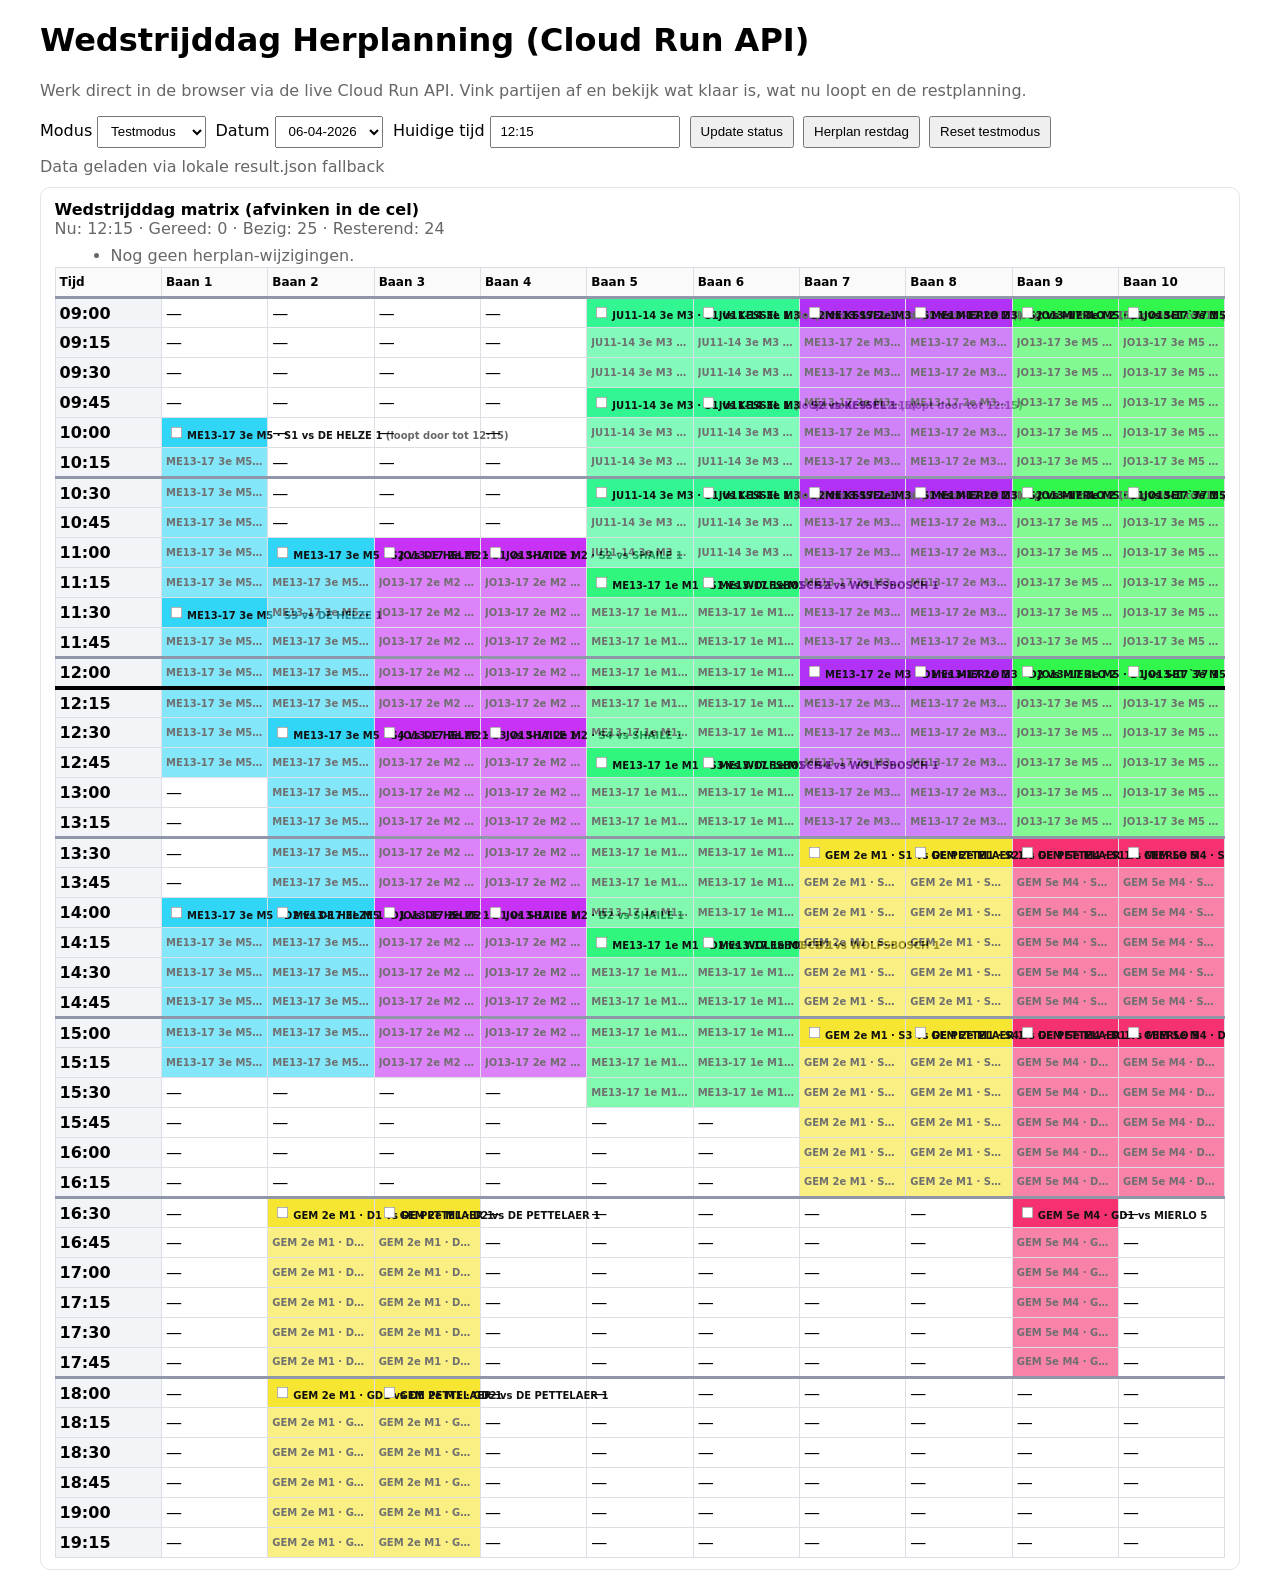
<file: docs/replan.html>
<!doctype html>
<html lang='nl'>
<head>
  <meta charset='utf-8'>
  <meta name='viewport' content='width=device-width, initial-scale=1'>
  <title>Baanschema Replan</title>
  <style>
    body{font-family:Inter,system-ui,sans-serif;max-width:1200px;margin:1.2rem auto;padding:0 1rem}
    input,button,select{padding:.4rem .55rem}
    .row{display:flex;gap:.6rem;flex-wrap:wrap;align-items:center;margin:.6rem 0}
    table{border-collapse:collapse;width:100%}
    th,td{border:1px solid #e6e6e6;padding:.35rem .45rem;text-align:left;vertical-align:top}
    .small{color:#666}
    .card{border:1px solid #e6e6e6;border-radius:10px;padding:.7rem .85rem;margin:.7rem 0}
    #changeLog{margin:.5rem 0 0 1rem}
    #changeLog li{margin:.15rem 0}
    #matrixTbl{border-collapse:collapse;width:100%;table-layout:fixed}
    #matrixTbl th,#matrixTbl td{border:1px solid #dcdfe6;padding:.2rem .25rem;vertical-align:middle;height:30px;box-sizing:border-box}
    #matrixTbl tr.major-row td{border-top:3px solid #8f97a8}
    #matrixTbl tr.now-row td{border-top:4px solid #000 !important}
    #matrixTbl th{background:#fafafa;font-size:12px}
    #matrixTbl .time{background:#f3f4f7;font-weight:600;width:56px;min-width:56px;max-width:56px}
    #matrixTbl .cell{font-size:10px;line-height:1.15;white-space:nowrap;overflow:hidden;text-overflow:ellipsis;color:#111;font-weight:600}
    #matrixTbl input{transform:scale(.9);margin-right:.25rem}
    #matrixTbl td.earlydone{box-shadow: inset 0 0 0 2px #107a2f}
  </style>
</head>
<body>
  <h1>Wedstrijddag Herplanning (Cloud Run API)</h1>
  <p class='small'>Werk direct in de browser via de live Cloud Run API. Vink partijen af en bekijk wat klaar is, wat nu loopt en de restplanning.</p>

  <div class='row'>
    <label>Modus
      <select id='mode'>
        <option value='test'>Testmodus</option>
        <option value='live'>Live modus</option>
      </select>
    </label>
    <label>Datum
      <select id='date'></select>
    </label>
    <label>Huidige tijd
      <input id='now' value='12:15' placeholder='HH:MM'>
    </label>
    <button onclick='renderAll()'>Update status</button>
    <button onclick='runReplan()'>Herplan restdag</button>
    <button id='resetBtn' onclick='resetTestMode()'>Reset testmodus</button>
    <span id='status' class='small'></span>
  </div>

  <div class='card'>
    <strong>Wedstrijddag matrix (afvinken in de cel)</strong>
    <div id='summary' class='small'>Checkboxen worden lokaal onthouden per datum.</div>
    <ul id='changeLog' class='small'></ul>
    <div style='overflow:auto'>
      <table id='matrixTbl'>
        <thead><tr><th>Tijd</th><th>Baan 1</th><th>Baan 2</th><th>Baan 3</th><th>Baan 4</th><th>Baan 5</th><th>Baan 6</th><th>Baan 7</th><th>Baan 8</th><th>Baan 9</th><th>Baan 10</th></tr></thead>
        <tbody></tbody>
      </table>
    </div>
  </div>

<script>
let DATA = {};
const COLOR_MAP = {"Rood 2 - afdeling 33": "hsl(5 88% 56%)", "Oranje 1 - afdeling 38": "hsl(32 88% 56%)", "06-04-2026::Junioren 11 t/m 14 jaar Zondag – 3e klasse – Afdeling 39::MIERLO 3::KESSEL 1": "hsl(149 92% 58%)", "06-04-2026::Meisjes 13 t/m 17 jaar Zondag – 2e klasse – Afdeling 16::MIERLO 3::MIERLO 2": "hsl(279 92% 58%)", "06-04-2026::Jongens 13 t/m 17 jaar Zondag – 3e klasse – Afdeling 20::MIERLO 5::SET `77 1": "hsl(128 92% 58%)", "06-04-2026::Meisjes 13 t/m 17 jaar Zondag – 3e klasse – Afdeling 22::MIERLO 5::DE HELZE 1": "hsl(190 92% 58%)", "06-04-2026::Jongens 13 t/m 17 jaar Zondag – 2e klasse – Afdeling 37::MIERLO 2::SHAILE 1": "hsl(286 92% 58%)", "06-04-2026::Meisjes 13 t/m 17 jaar Zondag – 1e klasse – Afdeling 7::MIERLO 1::WOLFSBOSCH 1": "hsl(143 92% 58%)", "06-04-2026::Gemengd Zondag – 2e klasse (2DE-2HE-DD-HD-2GD)  – Afdeling 5::MIERLO 1::DE PETTELAER 1": "hsl(55 92% 58%)", "06-04-2026::Gemengd Zondag – 5e klasse (DE-HE-GD-DD-HD)  – Afdeling 10::MIERLO 4::MIERLO 5": "hsl(341 92% 58%)", "12-04-2026::Groen Zondag – Groen 1  – Afdeling 38::MIERLO 1::GENNEPER PARKEN 2": "hsl(127 88% 56%)", "12-04-2026::Groen Zondag – Groen 2  – Afdeling 73::MIERLO 2::VENLO 3": "hsl(119 88% 56%)", "12-04-2026::Junioren 11 t/m 14 jaar Zondag – 2e klasse – Afdeling 22::MIERLO 1::DE HELZE 1": "hsl(230 92% 58%)", "12-04-2026::Junioren 11 t/m 14 jaar Zondag – 2e klasse – Afdeling 33::MIERLO 2::VENLO 2": "hsl(76 92% 58%)", "12-04-2026::Meisjes 13 t/m 17 jaar Zondag – 2e klasse – Afdeling 16::MIERLO 2::DE KIENEHOEF 1": "hsl(211 92% 58%)", "12-04-2026::Jongens 13 t/m 17 jaar Zondag – 1e klasse – Afdeling 22::MIERLO 1::WAALRE 1": "hsl(55 92% 58%)", "12-04-2026::Jongens 13 t/m 17 jaar Zondag – 2e klasse – Afdeling 41::MIERLO 3::DEURNE 1": "hsl(185 92% 58%)", "12-04-2026::Jongens 13 t/m 17 jaar Zondag – 3e klasse – Afdeling 6::MIERLO 4::CAROLUS 2": "hsl(242 92% 58%)", "12-04-2026::Gemengd Zondag – 3e klasse (2DE-2HE-DD-HD-2GD)  – Afdeling 2::MIERLO 2::JOY JAAGPAD 5": "hsl(162 92% 58%)", "12-04-2026::Gemengd Zondag – 3e klasse (2DE-2HE-DD-HD-2GD)  – Afdeling 4::MIERLO 3::SLOW 1": "hsl(295 92% 58%)", "12-04-2026::Gemengd Zondag – 5e klasse (DE-HE-GD-DD-HD)  – Afdeling 10::MIERLO 5::TILBURG 4": "hsl(44 92% 58%)", "19-04-2026::Groen Zondag – Groen 2  – Afdeling 46::MIERLO 3::DE KIENEHOEF 2": "hsl(123 88% 56%)", "19-04-2026::Groen Zondag – Groen 2  – Afdeling 68::MIERLO 4::DOMMELEN 1": "hsl(123 88% 56%)", "19-04-2026::Junioren 11 t/m 14 jaar Zondag – 3e klasse – Afdeling 39::MIERLO 3::VELDEN 1": "hsl(174 92% 58%)", "19-04-2026::Meisjes 13 t/m 17 jaar Zondag – 2e klasse – Afdeling 16::MIERLO 3::`T ROOT 1": "hsl(314 92% 58%)", "19-04-2026::Jongens 13 t/m 17 jaar Zondag – 3e klasse – Afdeling 20::MIERLO 5::VIERLINGSBEEK 1": "hsl(189 92% 58%)", "19-04-2026::Meisjes 13 t/m 17 jaar Zondag – 3e klasse – Afdeling 22::MIERLO 5::ERESLOCH 2": "hsl(143 92% 58%)", "19-04-2026::Jongens 13 t/m 17 jaar Zondag – 2e klasse – Afdeling 37::MIERLO 2::WAALRE 3": "hsl(189 92% 58%)", "19-04-2026::Meisjes 13 t/m 17 jaar Zondag – 1e klasse – Afdeling 7::MIERLO 1::EINDHOVEN NOORD 1": "hsl(97 92% 58%)", "19-04-2026::Gemengd Zondag – 2e klasse (2DE-2HE-DD-HD-2GD)  – Afdeling 5::MIERLO 1::BREDA-NOORD 1": "hsl(132 92% 58%)", "19-04-2026::Gemengd Zondag – 5e klasse (DE-HE-GD-DD-HD)  – Afdeling 10::MIERLO 4::DE KREKEL 1": "hsl(229 92% 58%)", "19-04-2026::Gemengd Zondag – 6e klasse (DE-HE-GD-DD-HD)  – Afdeling 14::MIERLO 6::SLOW 5": "hsl(318 92% 58%)", "19-04-2026::Heren Zondag – 5e klasse  – Afdeling 11::MIERLO 1::GTR 2": "hsl(303 92% 58%)", "10-05-2026::Groen Zondag – Groen 1  – Afdeling 38::MIERLO 1::DE MAST 1": "hsl(115 88% 56%)", "10-05-2026::Groen Zondag – Groen 2  – Afdeling 73::MIERLO 2::VDHT 2": "hsl(129 88% 56%)", "10-05-2026::Junioren 11 t/m 14 jaar Zondag – 2e klasse – Afdeling 22::MIERLO 1::WAALRE 2": "hsl(347 92% 58%)", "10-05-2026::Junioren 11 t/m 14 jaar Zondag – 2e klasse – Afdeling 33::MIERLO 2::WETTENSEIND 2": "hsl(128 92% 58%)", "10-05-2026::Meisjes 13 t/m 17 jaar Zondag – 3e klasse – Afdeling 15::MIERLO 4::`T SLOTJE 1": "hsl(184 92% 58%)", "10-05-2026::Meisjes 13 t/m 17 jaar Zondag – 2e klasse – Afdeling 16::MIERLO 2::DE PEPPELIEREN 1": "hsl(227 92% 58%)", "10-05-2026::Jongens 13 t/m 17 jaar Zondag – 1e klasse – Afdeling 22::MIERLO 1::ELTV 2": "hsl(79 92% 58%)", "10-05-2026::Jongens 13 t/m 17 jaar Zondag – 2e klasse – Afdeling 41::MIERLO 3::`T ROOT 1": "hsl(316 92% 58%)", "10-05-2026::Jongens 13 t/m 17 jaar Zondag – 3e klasse – Afdeling 6::MIERLO 4::DE HELZE 1": "hsl(169 92% 58%)", "10-05-2026::Gemengd Zondag – 3e klasse (2DE-2HE-DD-HD-2GD)  – Afdeling 2::MIERLO 2::TILBURG 2": "hsl(217 92% 58%)", "10-05-2026::Gemengd Zondag – 3e klasse (2DE-2HE-DD-HD-2GD)  – Afdeling 4::MIERLO 3::TILBURG 3": "hsl(316 92% 58%)", "10-05-2026::Gemengd Zondag – 5e klasse (DE-HE-GD-DD-HD)  – Afdeling 10::MIERLO 5::BOEKEL 1": "hsl(39 92% 58%)", "17-05-2026::Groen Zondag – Groen 1  – Afdeling 38::MIERLO 1::DE HELZE 2": "hsl(115 88% 56%)", "17-05-2026::Groen Zondag – Groen 2  – Afdeling 68::MIERLO 4::MEERHOVEN 3": "hsl(122 88% 56%)", "17-05-2026::Junioren 11 t/m 14 jaar Zondag – 2e klasse – Afdeling 33::MIERLO 2::GENNEPER PARKEN 3": "hsl(235 92% 58%)", "17-05-2026::Jongens 13 t/m 17 jaar Zondag – 3e klasse – Afdeling 20::MIERLO 5::DE HELZE 2": "hsl(162 92% 58%)", "17-05-2026::Meisjes 13 t/m 17 jaar Zondag – 3e klasse – Afdeling 22::MIERLO 5::PIETER BRUEGHEL 1": "hsl(133 92% 58%)", "17-05-2026::Jongens 13 t/m 17 jaar Zondag – 1e klasse – Afdeling 22::MIERLO 1::GENNEPER PARKEN 1": "hsl(56 92% 58%)", "17-05-2026::Jongens 13 t/m 17 jaar Zondag – 2e klasse – Afdeling 37::MIERLO 2::RODHE 2": "hsl(198 92% 58%)", "17-05-2026::Gemengd Zondag – 3e klasse (2DE-2HE-DD-HD-2GD)  – Afdeling 4::MIERLO 3::BERGENSHUIZEN 1": "hsl(173 92% 58%)", "17-05-2026::Gemengd Zondag – 2e klasse (2DE-2HE-DD-HD-2GD)  – Afdeling 5::MIERLO 1::DASH `35 2": "hsl(191 92% 58%)", "17-05-2026::Gemengd Zondag – 5e klasse (DE-HE-GD-DD-HD)  – Afdeling 10::MIERLO 4::TILBURG 4": "hsl(183 92% 58%)", "17-05-2026::Gemengd Zondag – 5e klasse (DE-HE-GD-DD-HD)  – Afdeling 10::MIERLO 5::SLOW 3": "hsl(62 92% 58%)", "17-05-2026::Gemengd Zondag – 6e klasse (DE-HE-GD-DD-HD)  – Afdeling 14::MIERLO 6::MAASPOORT 1": "hsl(242 92% 58%)", "Rood 2 - afdeling 75": "hsl(354 88% 56%)", "25-05-2026::Groen Zondag – Groen 2  – Afdeling 46::MIERLO 3::DE HELZE 3": "hsl(131 88% 56%)", "25-05-2026::Groen Zondag – Groen 2  – Afdeling 73::MIERLO 2::`T ROOT 1": "hsl(122 88% 56%)", "25-05-2026::Junioren 11 t/m 14 jaar Zondag – 2e klasse – Afdeling 22::MIERLO 1::RODHE 1": "hsl(151 92% 58%)", "25-05-2026::Meisjes 13 t/m 17 jaar Zondag – 3e klasse – Afdeling 15::MIERLO 4::WIMBLEDONCK 1": "hsl(67 92% 58%)", "25-05-2026::Meisjes 13 t/m 17 jaar Zondag – 2e klasse – Afdeling 16::MIERLO 3::WAALRE 1": "hsl(311 92% 58%)", "25-05-2026::Meisjes 13 t/m 17 jaar Zondag – 2e klasse – Afdeling 16::MIERLO 2::`T ROOT 1": "hsl(335 92% 58%)", "25-05-2026::Jongens 13 t/m 17 jaar Zondag – 2e klasse – Afdeling 41::MIERLO 3::WETTENSEIND 3": "hsl(318 92% 58%)", "25-05-2026::Jongens 13 t/m 17 jaar Zondag – 3e klasse – Afdeling 6::MIERLO 4::BUDEL 1": "hsl(84 92% 58%)", "25-05-2026::Gemengd Zondag – 3e klasse (2DE-2HE-DD-HD-2GD)  – Afdeling 2::MIERLO 2::UNICUM 1": "hsl(341 92% 58%)", "25-05-2026::Heren Zondag – 5e klasse  – Afdeling 11::MIERLO 1::VOLLEY 1": "hsl(244 92% 58%)", "31-05-2026::Groen Zondag – Groen 2  – Afdeling 46::MIERLO 3::PIETER BRUEGHEL 2": "hsl(131 88% 56%)", "31-05-2026::Groen Zondag – Groen 2  – Afdeling 68::MIERLO 4::VLTC VELDHOVEN 1": "hsl(122 88% 56%)", "31-05-2026::Junioren 11 t/m 14 jaar Zondag – 3e klasse – Afdeling 39::MIERLO 3::`T ROOT 1": "hsl(291 92% 58%)", "31-05-2026::Meisjes 13 t/m 17 jaar Zondag – 3e klasse – Afdeling 15::MIERLO 4::RODHE 1": "hsl(5 92% 58%)", "31-05-2026::Meisjes 13 t/m 17 jaar Zondag – 2e klasse – Afdeling 16::MIERLO 3::DE PEPPELIEREN 1": "hsl(96 92% 58%)", "31-05-2026::Jongens 13 t/m 17 jaar Zondag – 2e klasse – Afdeling 37::MIERLO 2::CAROLUS 1": "hsl(334 92% 58%)", "31-05-2026::Meisjes 13 t/m 17 jaar Zondag – 1e klasse – Afdeling 7::MIERLO 1::ERESLOCH 1": "hsl(330 92% 58%)", "31-05-2026::Gemengd Zondag – 5e klasse (DE-HE-GD-DD-HD)  – Afdeling 10::MIERLO 4::BOEKEL 1": "hsl(286 92% 58%)", "31-05-2026::Gemengd Zondag – 6e klasse (DE-HE-GD-DD-HD)  – Afdeling 14::MIERLO 6::LACOSTE 3": "hsl(252 92% 58%)", "31-05-2026::Heren Zondag – 5e klasse  – Afdeling 11::MIERLO 1::NIP ROERMOND 2": "hsl(122 92% 58%)"};
const API_BASE_DEFAULT = 'https://baanschema-api-dndzrlckha-ew.a.run.app';

function getApiBase(){
  const p = new URLSearchParams(location.search);
  return (p.get('api') || API_BASE_DEFAULT).replace(/\/$/, '');
}

function toMin(hhmm){ const [h,m]=hhmm.split(':').map(Number); return h*60+m; }
function keyFor(d,r){ return `${d}||${r.team_id||r.schema||''}||${r.part||''}`; }
function loadDone(d){ return new Set(JSON.parse(localStorage.getItem('replan_done_'+d) || '[]')); }
function saveDone(d,set){ localStorage.setItem('replan_done_'+d, JSON.stringify([...set])); }
function loadActualEnd(d){ return JSON.parse(localStorage.getItem('replan_actual_end_'+d) || '{}'); }
function saveActualEnd(d,obj){ localStorage.setItem('replan_actual_end_'+d, JSON.stringify(obj)); }
function roundUp15(m){ return Math.ceil(m/15)*15; }
function effectiveEndMin(d, r, nowMin, done, actualEnd){
  const k = keyFor(d,r);
  const planned = toMin(r.end||r.start||'00:00');
  if(actualEnd[k] && /^\d{2}:\d{2}$/.test(actualEnd[k])) return roundUp15(toMin(actualEnd[k]));
  if(done.has(k)) return planned;
  const s = toMin(r.start||'00:00');
  // Als partij gestart is en niet afgevinkt: bezet minstens tot de huidige tijd (afgerond op blok).
  if(s <= nowMin) return Math.max(planned, roundUp15(nowMin));
  return planned;
}
function hashString(s){ let h=2166136261>>>0; for(let i=0;i<s.length;i++){ h^=s.charCodeAt(i); h=Math.imul(h,16777619);} return h>>>0; }
function colorForKey(k){
  if(k && COLOR_MAP[k]) return COLOR_MAP[k];
  const l=(k||'').toLowerCase();
  if(l.includes('rood')) return 'hsl(0 88% 56%)';
  if(l.includes('oranje')) return 'hsl(30 92% 56%)';
  if(l.includes('groen')) return 'hsl(125 88% 46%)';
  const h = hashString(k)%360;
  return `hsl(${h} 92% 58%)`;
}

function fmtDate(d){
  const dd=String(d.getDate()).padStart(2,'0');
  const mm=String(d.getMonth()+1).padStart(2,'0');
  const yy=d.getFullYear();
  return `${dd}-${mm}-${yy}`;
}
function fmtTime(d){
  return `${String(d.getHours()).padStart(2,'0')}:${String(d.getMinutes()).padStart(2,'0')}`;
}
function applyMode(){
  const mode = document.getElementById('mode').value;
  const dateEl = document.getElementById('date');
  const nowEl = document.getElementById('now');
  const resetBtn = document.getElementById('resetBtn');
  if(mode==='live'){
    const n = new Date();
    const d = fmtDate(n);
    if([...dateEl.options].some(o=>o.value===d)) dateEl.value=d;
    nowEl.value = fmtTime(n);
    dateEl.disabled = true;
    nowEl.disabled = true;
    if(resetBtn) resetBtn.style.display='none';
  } else {
    dateEl.disabled = false;
    nowEl.disabled = false;
    if(resetBtn) resetBtn.style.display='inline-block';
  }
}

function resetTestMode(){
  const d = document.getElementById('date').value;
  if(!d) return;
  localStorage.removeItem('replan_done_'+d);
  localStorage.removeItem('replan_actual_end_'+d);
  CURRENT_ROWS = [];
  window.__LAST_CHANGES__ = [];
  document.getElementById('status').textContent = 'Testmodus gereset voor '+d;
  renderAll();
}

async function init(){
  const status = document.getElementById('status');
  const apiBase = getApiBase();
  try{
    let loadedFrom = '';
    try{
      const apiRes = await fetch(`${apiBase}/result?v=`+Date.now());
      if(!apiRes.ok) throw new Error('api result '+apiRes.status);
      DATA = await apiRes.json();
      loadedFrom = `API (${apiBase})`;
    } catch(_e){
      const localRes = await fetch('./result.json?v='+Date.now());
      if(!localRes.ok) throw new Error('local result '+localRes.status);
      DATA = await localRes.json();
      loadedFrom = 'lokale result.json fallback';
    }

    const sel = document.getElementById('date');
    const dates = Object.keys(DATA);
    if(!dates.length){ status.textContent='Geen data gevonden'; return; }
    dates.forEach(d=>{
      const o=document.createElement('option'); o.value=d; o.textContent=d; sel.appendChild(o);
    });
    if(dates.length) sel.value = dates[0];
    sel.addEventListener('change', ()=>{ CURRENT_ROWS=[]; renderAll(); });
    document.getElementById('now').addEventListener('change', ()=>{ renderAll(); });
    document.getElementById('mode').addEventListener('change', ()=>{ CURRENT_ROWS=[]; applyMode(); renderAll(); });
    applyMode();
    status.textContent='Data geladen via '+loadedFrom;
    renderAll();
  }catch(e){
    status.textContent='Kon geen plandata laden';
  }
}

let CURRENT_ROWS = [];
window.__LAST_CHANGES__ = [];

function renderMatrix(d, rows, done, nowMin){
  const tb = document.querySelector('#matrixTbl tbody');
  tb.innerHTML='';
  const actualEnd = loadActualEnd(d);
  const playable = rows.filter(r=>r.start && r.start!=='NIET_GELUKT' && r.part!=='COMP');
  if(!playable.length) return;

  const starts = playable.map(r=>toMin(r.start));
  const ends = playable.map(r=>effectiveEndMin(d, r, nowMin, done, actualEnd));
  const t0 = Math.min(...starts);
  const t1 = Math.max(...ends);

  const startCell = new Map();
  const occ = new Map();
  const effEndMap = new Map();
  let overlapConflicts = 0;
  function rowPriority(r, t){
    const k = keyFor(d,r);
    if(done.has(k)) return 1;
    const s = toMin(r.start), e = effectiveEndMin(d,r,nowMin,done,actualEnd);
    if(s <= t && t < e) return 3; // bezig/actief
    return 2; // gepland
  }
  playable.forEach(r=>{
    const endMin = effectiveEndMin(d, r, nowMin, done, actualEnd);
    const planEnd = toMin(r.end);
    const k = keyFor(d,r);
    effEndMap.set(k, {eff:endMin, planned:planEnd});
    for(let t=toMin(r.start); t<endMin; t+=15){
      const cellKey = `${t}-${r.court}`;
      const ex = occ.get(cellKey);
      if(!ex){
        occ.set(cellKey, r);
      } else {
        overlapConflicts++;
        const exPri = rowPriority(ex, t);
        const nwPri = rowPriority(r, t);
        if(nwPri > exPri){
          occ.set(cellKey, r);
        } else if(nwPri === exPri){
          const exEnd = effectiveEndMin(d, ex, nowMin, done, actualEnd);
          if(endMin > exEnd) occ.set(cellKey, r);
        }
      }
    }
    startCell.set(`${toMin(r.start)}-${r.court}`, r);
  });

  const nowMark = roundUp15(nowMin);
  for(let t=t0; t<t1; t+=15){
    const tr = document.createElement('tr');
    if(((t-t0)%90)===0) tr.classList.add('major-row');
    if(t===nowMark) tr.classList.add('now-row');
    const hh = String(Math.floor(t/60)).padStart(2,'0');
    const mm = String(t%60).padStart(2,'0');
    tr.innerHTML = `<td class='time'>${hh}:${mm}</td>`;
    for(let c=1;c<=10;c++){
      const key = `${t}-${c}`;
      const r = occ.get(key);
      const td = document.createElement('td');
      if(!r){ td.textContent='—'; tr.appendChild(td); continue; }

      const k = keyFor(d,r);
      const clr = colorForKey(r.team_id||r.schema||'');
      td.style.background = clr;
      td.style.cursor='pointer';
      const detailText = `${r.schema} | ${r.part} | ${r.start}-${r.end} | Baan ${r.court||'?'}${r.away_team ? ' | vs '+r.away_team : ''}`;
      td.addEventListener('click', ()=>openCellModal(detailText));
      const meta = effEndMap.get(k) || {eff: toMin(r.end||r.start||'00:00'), planned: toMin(r.end||r.start||'00:00')};

      if(startCell.has(key)){
        const checked = done.has(k) ? 'checked' : '';
        const effEnd = meta.eff;
        const plannedEnd = meta.planned;
        const overtime = (!done.has(k) && effEnd > plannedEnd) ? ` <span class='small'>(loopt door tot ${String(Math.floor(effEnd/60)).padStart(2,'0')}:${String(effEnd%60).padStart(2,'0')})</span>` : '';
        const early = (done.has(k) && effEnd < plannedEnd) ? ` <span class='small'>(eerder klaar ${String(Math.floor(effEnd/60)).padStart(2,'0')}:${String(effEnd%60).padStart(2,'0')})</span>` : '';
        if(done.has(k) && effEnd < plannedEnd) td.classList.add('earlydone');
        const ae = actualEnd[k] ? ` <span class='small'>(echt: ${actualEnd[k]})</span>` : '';
        const oppLabel = r.away_team ? ` vs ${r.away_team}` : '';
        td.innerHTML = `<label class='cell'><input type='checkbox' data-k="${k}" ${checked}>${r.team_short||r.schema} · ${r.part}${oppLabel}${ae}${overtime}${early}</label>`;
        const cb = td.querySelector('input');
        if(cb){ cb.addEventListener('change', (ev)=>{
          if(ev.target.checked){
            done.add(k);
            // Conservatief: als je later afvinkt dan geplande eindtijd, neem gepland einde.
            // (voorkomt kunstmatige uitloop als er achteraf wordt afgevinkt)
            const nowV = toMin(document.getElementById('now').value);
            const plannedV = toMin(r.end||r.start||'00:00');
            const endV = nowV <= plannedV ? nowV : plannedV;
            actualEnd[k] = String(Math.floor(endV/60)).padStart(2,'0')+':'+String(endV%60).padStart(2,'0');
          } else {
            done.delete(k);
            delete actualEnd[k];
          }
          saveDone(d,done);
          saveActualEnd(d,actualEnd);
          renderAll();
        }); }
      } else {
        td.innerHTML = `<div class='cell'>${r.team_short||r.schema} · ${r.part}${r.away_team ? ' vs '+r.away_team : ''}</div>`;
        td.style.opacity='0.6';
      }
      tr.appendChild(td);
    }
    tb.appendChild(tr);
  }
}

function runReplan(){
  applyMode();
  const d = document.getElementById('date').value;
  if(!d || !DATA[d]) return;
  const nowMin = toMin(document.getElementById('now').value);
  const done = loadDone(d);
  const actualEnd = loadActualEnd(d);

  const src = (DATA[d]||[]).map(r=>({...r}));
  const baseByKey = new Map(src.filter(r=>r.start && r.start!=='NIET_GELUKT' && r.part!=='COMP').map(r=>[keyFor(d,r), {start:r.start,end:r.end,court:r.court}]));
  const playable = src.filter(r=>r.start && r.start!=='NIET_GELUKT' && r.part!=='COMP');

  // lock completed + realistisch actieve partijen op basis van werkelijkheid
  // Belangrijk: per baan kan op 'nu' maar 1 partij echt bezig zijn.
  const lockedKeys = new Set();
  const delayedCourts = new Set();
  const scheduled = [];

  // 1) Afgeronde partijen vastzetten
  playable.forEach(r=>{
    const k = keyFor(d,r);
    if(!done.has(k)) return;
    const s=toMin(r.start), e=toMin(r.end);
    const realEnd = effectiveEndMin(d, r, nowMin, done, actualEnd);
    lockedKeys.add(k);
    if(realEnd !== e){
      r.end = String(Math.floor(realEnd/60)).padStart(2,'0')+':'+String(realEnd%60).padStart(2,'0');
    }
    scheduled.push({
      team: r.team_id||r.schema,
      schema: (r.schema||'').toLowerCase(),
      kind: r.kind,
      court: r.court,
      start: s,
      end: toMin(r.end)
    });
  });

  // 2) Lopende kandidaten bepalen (niet-afgerond, gestart en nog niet klaar op 'nu')
  const activeByCourt = new Map();
  playable.forEach(r=>{
    const k = keyFor(d,r);
    if(lockedKeys.has(k)) return;
    const s=toMin(r.start), e=toMin(r.end);
    const realEnd = effectiveEndMin(d, r, nowMin, done, actualEnd);
    if(!(s<=nowMin && nowMin<realEnd)) return;
    const c = r.court || 1;
    const prev = activeByCourt.get(c);
    // Kies op een baan de partij die het langst/het eerst bezig is.
    if(!prev || s < prev.s || (s===prev.s && realEnd>prev.realEnd)){
      activeByCourt.set(c, {r, s, e, realEnd});
    }
  });

  // 3) Winnaars per baan vastzetten als 'bezig'
  for(const [c,v] of activeByCourt.entries()){
    const {r,s,e,realEnd} = v;
    const k = keyFor(d,r);
    lockedKeys.add(k);
    if(realEnd !== e){
      r.end = String(Math.floor(realEnd/60)).padStart(2,'0')+':'+String(realEnd%60).padStart(2,'0');
      if(realEnd > e) delayedCourts.add(c);
    }
    scheduled.push({
      team: r.team_id||r.schema,
      schema: (r.schema||'').toLowerCase(),
      kind: r.kind,
      court: c,
      start: s,
      end: toMin(r.end)
    });
  }

  // 4) Gestarte maar niet-gekozen overlap-kandidaten terug naar pending (nog niet gestart in werkelijkheid)
  playable.forEach(r=>{
    const k = keyFor(d,r);
    if(lockedKeys.has(k)) return;
    const s=toMin(r.start), e=toMin(r.end);
    const realEnd = effectiveEndMin(d, r, nowMin, done, actualEnd);
    if(s<=nowMin && nowMin<realEnd){
      // kon in werkelijkheid niet gestart zijn door baanconflict; laat herplan opnieuw plaatsen
      r.start = String(Math.floor(nowMin/60)).padStart(2,'0')+':'+String(nowMin%60).padStart(2,'0');
      const ne = nowMin + (e-s);
      r.end = String(Math.floor(ne/60)).padStart(2,'0')+':'+String(ne%60).padStart(2,'0');
    }
  });

  function ov(aS,aE,bS,bE){ return !(aE<=bS || aS>=bE); }
  function violatesTeam(a, teamRows){
    const schemaL = (a.schema||'').toLowerCase();
    for(const b of teamRows){
      if(!ov(a.start,a.end,b.start,b.end)) continue;
      if((a.kind==='S' && b.kind==='D') || (a.kind==='D' && b.kind==='S')) return true;
      if((a.kind==='D' && b.kind==='M') || (a.kind==='M' && b.kind==='D')) return true;
      if(schemaL.includes('2de-2he-dd-hd-2gd')){
        if((a.kind==='S' && b.kind==='M') || (a.kind==='M' && b.kind==='S')) return true;
      }
    }
    return false;
  }

  // herplan remaining wedstrijden op dezelfde baan (duidelijk causaal op wedstrijddag)
  const pending = playable
    .filter(r=>!lockedKeys.has(keyFor(d,r)))
    .sort((a,b)=> (a.start||'').localeCompare(b.start||'') || ((a.court||99)-(b.court||99)));

  for(const r of pending){
    const origS=toMin(r.start), origE=toMin(r.end), dur=origE-origS;
    const team = r.team_id||r.schema;
    const schemaL = (r.schema||'').toLowerCase();
    const c = r.court || 1;
    let placed=false;

    for(let t=roundUp15(Math.max(nowMin, origS)); t<=23*60; t+=15){
      const end=t+dur;
      const courtBusy = scheduled.some(x=>x.court===c && ov(t,end,x.start,x.end));
      if(courtBusy) continue;
      const teamRows = scheduled.filter(x=>x.team===team);
      const cand = {team, schema:schemaL, kind:r.kind, court:c, start:t, end};
      if(violatesTeam(cand, teamRows)) continue;

      r.start = String(Math.floor(t/60)).padStart(2,'0')+':'+String(t%60).padStart(2,'0');
      r.end = String(Math.floor(end/60)).padStart(2,'0')+':'+String(end%60).padStart(2,'0');
      r.court = c;
      scheduled.push(cand);
      placed=true;
      break;
    }

    if(!placed){
      // fallback: laat staan zoals het was
      scheduled.push({team, schema:schemaL, kind:r.kind, court:c, start:origS, end:origE});
    }
  }

  let changed=0;
  const changes=[];
  src.forEach(r=>{
    if(!r.start || r.start==='NIET_GELUKT' || r.part==='COMP') return;
    const b = baseByKey.get(keyFor(d,r));
    if(!b) return;
    if(b.start!==r.start || b.end!==r.end || b.court!==r.court){
      changed++;
      changes.push(`${r.team_short||r.schema} · ${r.part}: ${b.start}-${b.end} (B${b.court}) → ${r.start}-${r.end} (B${r.court})`);
    }
  });

  CURRENT_ROWS = src;
  window.__LAST_CHANGES__ = changes;
  const dc = [...delayedCourts].sort((a,b)=>a-b);
  const delayedTxt = dc.length ? ` · uitloop op baan ${dc.join(', ')}` : '';
  document.getElementById('status').textContent = `Herplan klaar: ${changed} partijen aangepast${delayedTxt}`;
  renderAll();
}

function renderAll(){
  applyMode();
  const d = document.getElementById('date').value;
  if(!d || !DATA[d]) return;
  const now = document.getElementById('now').value;
  const nowMin = toMin(now);
  const rows = (CURRENT_ROWS.length ? CURRENT_ROWS : DATA[d]);
  const done = loadDone(d);
  const actualEnd = loadActualEnd(d);

  let doneCount=0, liveCount=0, remainCount=0;
  rows.forEach(r=>{
    if(r.start==='NIET_GELUKT' || r.part==='COMP') return;
    const k = keyFor(d,r);
    const s = toMin(r.start), eEff = effectiveEndMin(d, r, nowMin, done, actualEnd);
    if(done.has(k)) doneCount++;
    else if(s<=nowMin && nowMin<=eEff) liveCount++;
    else remainCount++;
  });

  document.getElementById('summary').textContent = `Nu: ${now} · Gereed: ${doneCount} · Bezig: ${liveCount} · Resterend: ${remainCount}`;
  const log = document.getElementById('changeLog');
  const ch = window.__LAST_CHANGES__ || [];
  if(ch.length){
    log.innerHTML = '<li><strong>Wijzigingen door herplan:</strong></li>' + ch.map(x=>`<li>${x}</li>`).join('');
  } else {
    log.innerHTML = '<li>Nog geen herplan-wijzigingen.</li>';
  }
  renderMatrix(d, rows, done, nowMin);
}

init();
</script>
</body></html>
</file>
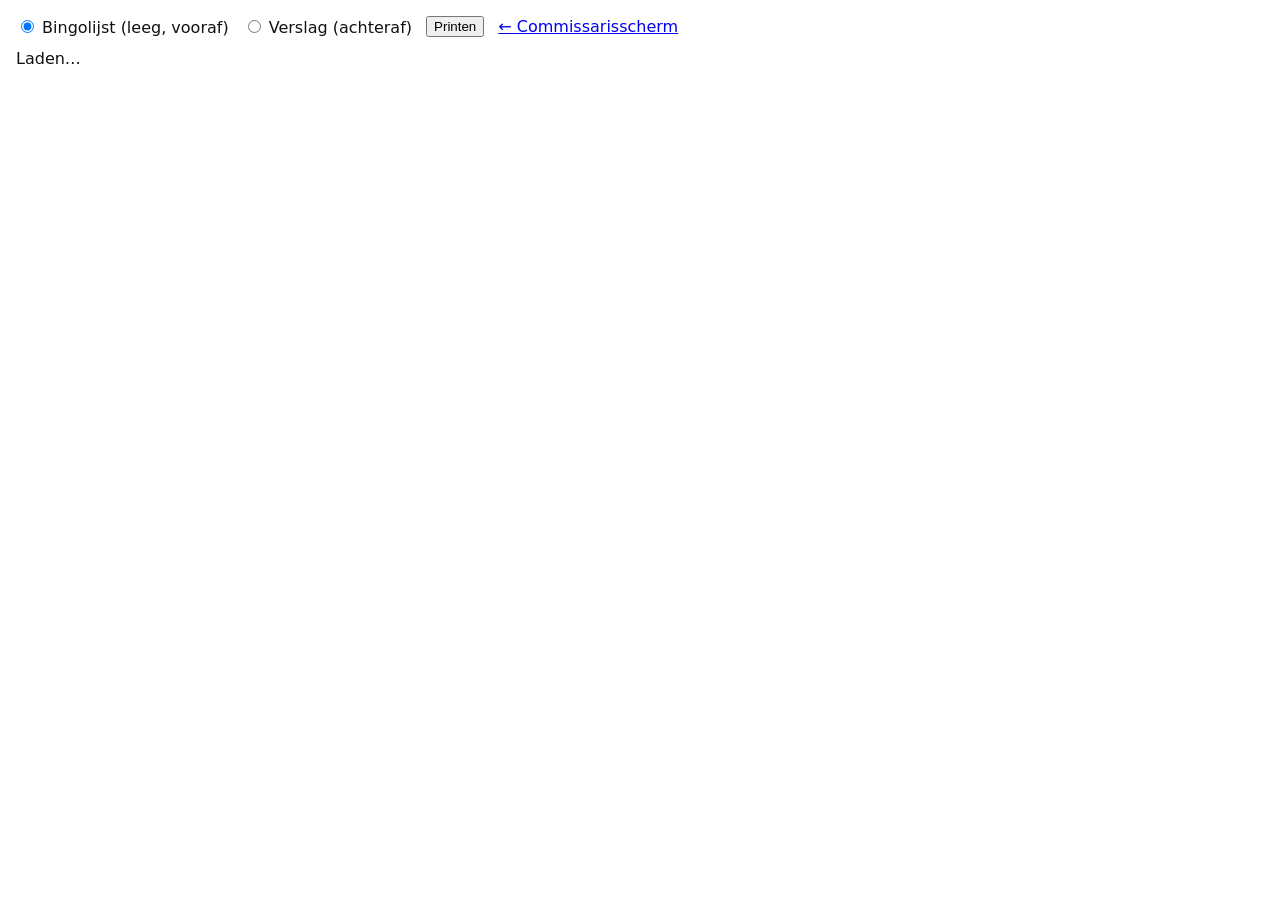
<file: web/baanschemaatje/bingo-print.html>
<!doctype html>
<html lang="nl">
<head>
<meta charset="utf-8">
<meta name="viewport" content="width=device-width, initial-scale=1">
<title>Bingo-avond — lijst en verslag</title>
<link rel="stylesheet" href="bingo-print.css">
</head>
<body>
<div class="no-print bp-bar">
  <label><input type="radio" name="bp" value="lijst" checked> Bingolijst (leeg, vooraf)</label>
  <label><input type="radio" name="bp" value="verslag"> Verslag (achteraf)</label>
  <button onclick="window.print()">Printen</button>
  <a id="bp-back" href="bingo.html">← Commissarisscherm</a>
</div>
<div id="bp-body">Laden…</div>
<script src="common.js"></script>
<script src="bingo-core.js"></script>
<script src="bingo-print.js"></script>
</body>
</html>
</file>
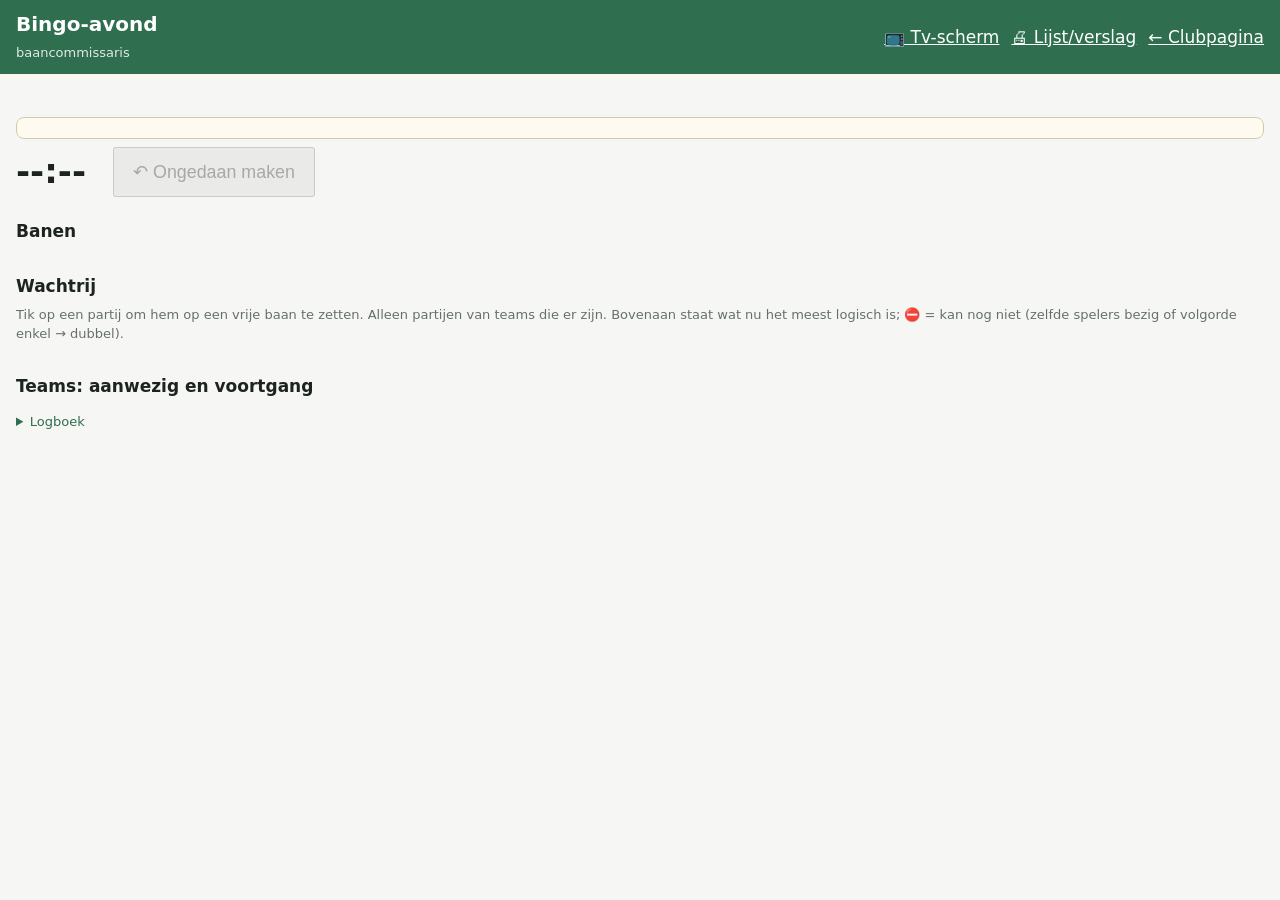
<file: web/baanschemaatje/bingo.html>
<!doctype html>
<html lang="nl">
<head>
<meta charset="utf-8">
<meta name="viewport" content="width=device-width, initial-scale=1">
<title>Baanschemaatje — bingo-avond (baancommissaris)</title>
<link rel="stylesheet" href="style.css">
<link rel="stylesheet" href="bingo.css">
</head>
<body class="bingo">
<header>
  <div class="brand">
    <h1 id="bg-title">Bingo-avond</h1>
    <span class="sub" id="bg-sub">baancommissaris</span>
  </div>
  <div class="controls"><a id="bg-tv" class="bg-link" target="_blank" href="tv.html">📺 Tv-scherm</a> <a id="bg-print" class="bg-link" target="_blank" href="bingo-print.html">🖨 Lijst/verslag</a> <a id="bg-back" class="bg-link" href="club.html">← Clubpagina</a> <button type="button" id="bg-demo-reset" class="btn2" hidden title="Alleen bij de democlub: wis wat er deze avond getikt is">↺ Reset demo-avond</button></div>
</header>
<main>
  <div id="bg-status" class="bg-status" role="status"></div>
  <div id="pin-bar" class="pin-bar" hidden></div>
  <section class="bg-bar">
    <span id="bg-clock" class="bg-clock">--:--</span>
    <span id="bg-window" class="hint"></span>
    <button id="bg-undo" class="btn2 bg-big" disabled>↶ Ongedaan maken</button>
  </section>

  <section id="bg-suggest" class="bg-suggest" hidden>
    <div id="bg-sg-text"></div>
    <button id="bg-sg-ok" class="btn bg-big">✓ Starten</button>
    <button id="bg-sg-other" class="btn2 bg-big">Anders kiezen…</button>
    <div class="hint">Of tik hieronder zelf een partij uit de wachtrij.</div>
  </section>

  <section>
    <h2>Banen</h2>
    <div id="bg-courts" class="bg-courts"></div>
  </section>

  <section>
    <h2>Wachtrij <small id="bg-qn" class="hint"></small></h2>
    <p class="hint">Tik op een partij om hem op een vrije baan te zetten. Alleen partijen van teams die er zijn. Bovenaan staat wat nu het meest logisch is; ⛔ = kan nog niet (zelfde spelers bezig of volgorde enkel → dubbel).</p>
    <div id="bg-queue" class="bg-queue"></div>
  </section>

  <section>
    <h2>Teams: aanwezig en voortgang</h2>
    <div id="bg-teams" class="bg-teams"></div>
  </section>

  <details class="uitleg"><summary>Logboek</summary><ol id="bg-log" class="bg-log" reversed></ol></details>
</main>

<dialog id="bg-dlg" class="bg-dlg">
  <form method="dialog" id="bg-form">
    <h3 id="bg-dlg-title">Partij starten</h3>
    <label>Opstelling (namen, vrij invullen)<input id="bg-lineup" autocomplete="off" placeholder="bv. Jan + Piet – Kees + Henk"></label>
    <div id="bg-warn" class="bg-warn"></div>
    <div class="hint">Kies een vrije baan:</div>
    <div id="bg-free" class="bg-free"></div>
    <button value="cancel" class="btn2 bg-big">Annuleren</button>
  </form>
</dialog>

<script src="common.js"></script>
<script src="bingo-core.js"></script>
<script src="bingo.js"></script>
</body>
</html>
</file>
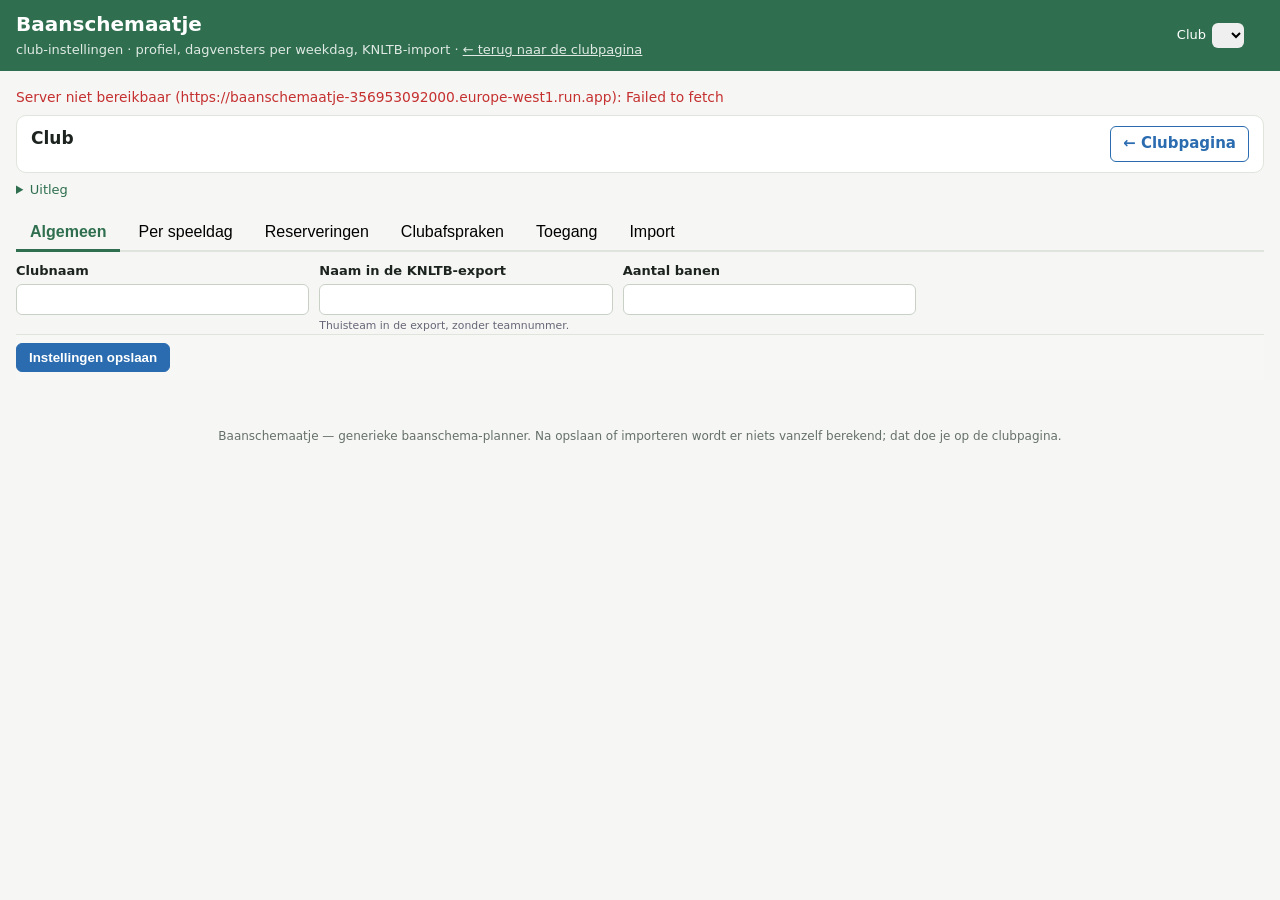
<file: web/baanschemaatje/club-instellingen.html>
<!doctype html>
<html lang="nl">
<head>
<meta charset="utf-8">
<meta name="viewport" content="width=device-width, initial-scale=1">
<title>Baanschemaatje — club-instellingen</title>
<link rel="stylesheet" href="style.css">
<link rel="stylesheet" href="club.css">
<link rel="stylesheet" href="print.css">
</head>
<body>
<header>
  <div class="brand">
    <h1>Baanschemaatje</h1>
    <span class="sub">club-instellingen · profiel, dagvensters per weekdag, KNLTB-import · <a id="back-club" href="club.html" style="color:inherit">← terug naar de clubpagina</a></span>
  </div>
  <div class="controls">
    <label>Club <select id="club"></select></label>
    <button id="new-btn" class="btn2" hidden>+ Nieuwe club</button>
    <span id="auth-bar" class="auth-bar"></span>
  </div>
</header>

<main>
  <p id="status" class="live-status"></p>
  <section id="new-sec" hidden>
    <h2>Nieuwe club</h2>
    <p id="new-gate" class="hint" hidden></p>
    <div class="form" id="new-form">
      <label>Clubnaam <input id="new-name" placeholder="bv. TV De Baan"></label>
      <label>Club-id (slug, optioneel) <input id="new-id" placeholder="bv. de-baan"><small>Leeg = afgeleid van de naam. Alleen a-z, 0-9 en -.</small></label>
      <label>Naam in de KNLTB-export <input id="new-knltb" placeholder="bv. DE BAAN"><small>Zo heet het thuisteam in de export (zonder teamnummer).</small></label>
      <label>Aantal banen <input id="new-courts" type="number" min="1" max="40" value="6"></label>
      <fieldset class="new-days">
        <legend>Competitiedagen</legend>
        <label class="inline"><input type="checkbox" name="new-wd" value="zaterdag" checked> Zaterdag (gepland)</label>
        <label class="inline"><input type="checkbox" name="new-wd" value="zondag" checked> Zondag (gepland)</label>
        <label class="inline"><input type="checkbox" name="new-wd" value="vrijdag"> Vrijdag</label>
        <label class="inline"><input type="checkbox" name="new-wd" value="donderdag"> Donderdag</label>
        <label class="inline"><input type="checkbox" name="new-wd" value="woensdag"> Woensdag</label>
        <label class="inline"><input type="checkbox" name="new-wd" value="dinsdag"> Dinsdag</label>
        <label class="inline"><input type="checkbox" name="new-wd" value="maandag"> Maandag</label>
      </fieldset>
      <label>Vrijdag/avond-modus
        <select id="new-evening-mode">
          <option value="bingo">Bingo (live indelen)</option>
          <option value="gepland">Gepland (van tevoren berekend)</option>
        </select>
        <small>Geldt voor aangevinkte doordeweekse dagen.</small>
      </label>
      <label>Park dicht op avond (na middernacht mag) <input id="new-evening-end" type="time" step="900" value="01:00"></label>
      <label>Avondmarge (laatste start = dicht − marge) <input id="new-evening-margin" type="time" step="900" value="01:30"></label>
      <div><button id="new-create" class="live-btn">Club aanmaken</button> <button id="new-cancel" class="btn2">Annuleren</button></div>
    </div>
  </section>

  <section class="club-head">
    <div><h2 id="club-title">Club</h2><p id="club-kind" class="hint"></p></div>
    <div class="club-actions"><a id="back-club2" class="btn2" href="club.html">← Clubpagina</a></div>
  </section>
  <details class="uitleg"><summary>Uitleg</summary><p>Na opslaan wordt er niets vanzelf opnieuw berekend; dat doe je op de clubpagina. Schrijven kan achter Google-login staan (per club); tv- en dagpagina blijven publiek.</p></details>

  <nav class="tabs" id="tabs">
    <button type="button" data-tab="algemeen" class="on">Algemeen</button>
    <button type="button" data-tab="speeldag">Per speeldag</button>
    <button type="button" data-tab="reserveringen">Reserveringen</button>
    <button type="button" data-tab="afspraken">Clubafspraken</button>
    <button type="button" data-tab="toegang">Toegang</button>
    <button type="button" data-tab="import">Import</button>
  </nav>

  <section data-pane="algemeen">
    <div class="form grid2">
      <label>Clubnaam <input id="f-name"></label>
      <label>Naam in de KNLTB-export <input id="f-knltb"><small>Thuisteam in de export, zonder teamnummer.</small></label>
      <label>Aantal banen <input id="f-courts" type="number" min="1" max="40"></label>
    </div>
  </section>

  <section data-pane="speeldag" hidden>
    <h3>Zaterdag en zondag</h3>
    <div class="form grid2">
      <label>Eerste aanvang <input id="f-start" type="time" step="900"></label>
      <label>Terugval-dagstart <input id="f-fallback" type="time" step="900"><small>Leeg = geen terugval.</small></label>
      <label>Laatste start <input id="f-last" type="time" step="900"><small>KNLTB: uiterlijk 19:30.</small></label>
      <label>Park dicht (alles klaar) <input id="f-end" type="time" step="900"></label>
    </div>
    <h3>Per weekdag</h3>
    <p><label>Laatste start op een avond = park dicht min <input id="f-margin" type="time" step="900" value="01:30"></label>
      <small class="hint">Standaard 1:30 (bv. park dicht 01:00 → laatste start 23:30). Geldt voor ma–vr, tenzij je per weekdag een eigen laatste start invult.</small></p>
      <div class="tablewrap"><table id="weekdays" class="wd-table"></table></div>
    <details class="uitleg"><summary>Uitleg</summary><p>Za/zo volgen KNLTB Bijlage 3 (begintijden 08:30–16:30, laatste partij uiterlijk 19:30). Doordeweeks geldt Bijlage 3 niet; de KNLTB-begintijd voor avondcompetities is 19:00. <span class="dflt">standaard</span> = nog niet door de club bevestigd. Banen = banen 1 t/m N die die dag beschikbaar zijn. Park dicht mag na middernacht liggen (bv. 01:00).</p></details>
  </section>

  <section data-pane="reserveringen" hidden>
    <h3>Vaste banen Rood en Oranje</h3>
    <div class="form grid2">
      <label>Rood: banen <input id="f-rood" placeholder="bv. 1"></label>
      <label>Oranje: banen <input id="f-oranje" placeholder="bv. 1, 2, 3"></label>
      <label>Oranje als Rood ook speelt <input id="f-oranje-rood" placeholder="bv. 2, 3, 4"></label>
    </div>
    <h3>Baantoewijzing</h3>
    <div class="form grid2">
      <label>Max banen tegelijk per team <input id="f-maxcourts" type="number" min="1" max="6"><small>KNLTB: minimaal 2.</small></label>
      <label>Vaste baanparen <input id="f-pairs" placeholder="bv. 1-2, 3-4"><small>Leeg = geen. Alleen bij max 2 banen.</small></label>
      <label>8-partijenteams bij voorkeur op <input id="f-pref8p" placeholder="bv. 1, 2, 3, 4"></label>
      <label class="inline"><input id="f-adjacent" type="checkbox" checked> Aangrenzende banen</label>
      <label class="inline"><input id="f-lowcourts" type="checkbox" checked> Voorkeur lage baannummers</label>
    </div>
  </section>

  <section data-pane="afspraken" hidden>
    <p class="hint">Per regel: waarde voor deze club en de KNLTB-/standaardwaarde. Ruimer dan het KNLTB-reglement wordt rood.</p>
    <div class="tablewrap"><table id="rules"></table></div>
  </section>

  <section data-pane="toegang" hidden>
    <h3>Rollen &amp; Google-login</h3>
    <p class="hint">Geen gedeeld clubwachtwoord. Wijzigen kan alleen na Google-login met een rol. <b>Clubbeheerder</b>: instellingen, import, plannen, toegang, verzetten. <b>Baancommissaris</b>: op de speeldag bingo/dashboard tikken. Platformbeheerder (Oscar) mag altijd alles.</p>
    <div class="form">
      <div class="roles-head"><b>Leden met een rol</b>
        <button type="button" id="role-add" class="btn2">+ Lid toevoegen</button>
      </div>
      <div id="roles-list" class="roles-list"></div>
      <div><button id="access-save" class="live-btn">Toegang opslaan</button> <span id="access-status" class="hint"></span></div>
    </div>
    <h3 style="margin-top:1.5rem">Deellinks (alleen kijken)</h3>
    <p class="hint">TV, dagpagina en bingolijst zijn niet open op alleen de clubnaam. Deel deze geheime links. <b>Vernieuwen</b> maakt oude links ongeldig.</p>
    <div class="form" id="share-box">
      <label>TV-scherm <input id="share-tv" type="text" readonly></label>
      <label>Dagpagina <input id="share-dag" type="text" readonly></label>
      <label>Bingolijst <input id="share-bingo" type="text" readonly></label>
      <p class="hint" id="share-hint"></p>
      <div>
        <button type="button" id="share-copy-tv" class="btn2">Kopieer TV-link</button>
        <button type="button" id="share-regen" class="btn2">Vernieuw deellink</button>
        <span id="share-status" class="hint"></span>
      </div>
    </div>
    <h3 style="margin-top:1.5rem">Commissaris-PIN (speeldag)</h3>
    <p class="hint">Met deze PIN kan een baancommissaris zonder Google-account op het bingo- en dashboardscherm tikken (aanwezig, start, klaar), 12 uur lang en alleen voor deze club. Geen instellingen, import, berekenen of rollen. We bewaren alleen een versleutelde hash: de PIN zie je <b>één keer</b> na instellen. Een nieuwe PIN meldt alle bestaande PIN-sessies af.</p>
    <div class="form" id="pin-box">
      <p id="pin-state" class="hint"></p>
      <label>Eigen PIN (6–12 cijfers, leeg = zelf kiezen door het systeem) <input id="pin-new" type="password" inputmode="numeric" pattern="[0-9]*" minlength="6" maxlength="12" autocomplete="new-password"></label>
      <div>
        <button type="button" id="pin-set" class="btn2">Nieuwe PIN instellen</button>
        <button type="button" id="pin-del" class="btn2">PIN uitzetten</button>
        <span id="pin-status" class="hint"></span>
      </div>
      <p id="pin-show" class="pin-show" hidden></p>
    </div>
  </section>

  <section data-pane="import" hidden>
    <div id="season-info"></div>
    <div class="form">
      <label>Nieuwe KNLTB-export (.xlsx/.csv) <input id="file" type="file" accept=".xlsx,.csv,.tsv,.txt"></label>
      <div><button id="upload" class="live-btn">Uploaden en verwerken</button> <button id="reprocess" class="btn2">Laatste upload opnieuw verwerken</button></div>
    </div>
    <details class="uitleg"><summary>Uitleg</summary><p>Alle thuiswedstrijden worden overgenomen (alle weekdagen), met dagdeel en begintijd. Met uitslag = <b>gespeeld</b>: vaste datum en uitslag, nooit opnieuw gepland. Aanvoerdersnamen worden niet opgeslagen. Rood en Oranje staan niet in de export.</p></details>
  </section>

  <div class="save-bar"><button id="save" class="live-btn">Instellingen opslaan</button> <span id="save-status" class="save-state hint"></span></div>
</main>

<footer>Baanschemaatje — generieke baanschema-planner. Na opslaan of importeren wordt er niets vanzelf berekend; dat doe je op de clubpagina.</footer>
<script src="config.js"></script>
<script src="common.js"></script>
<script src="instellingen.js"></script>
</body>
</html>
</file>
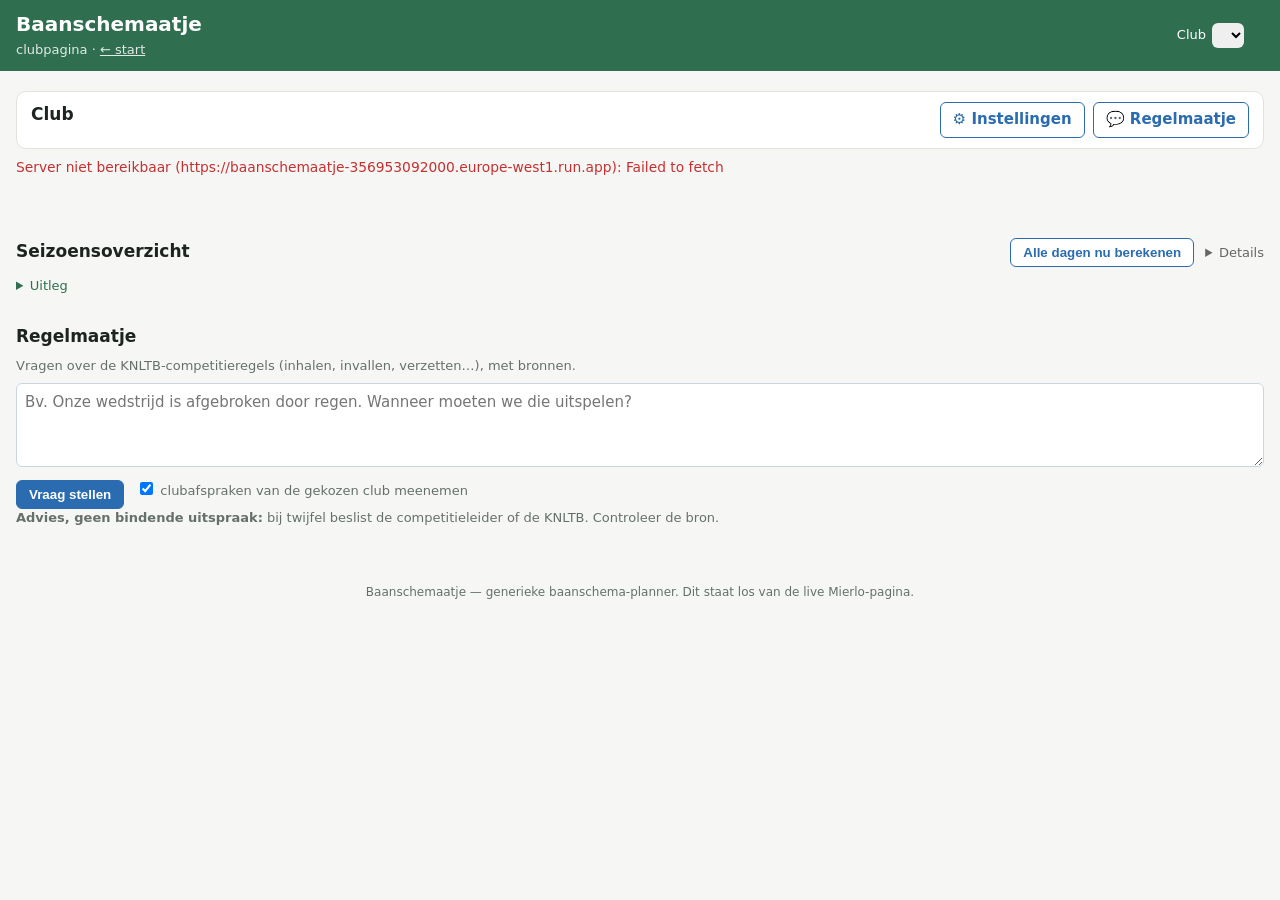
<file: web/baanschemaatje/club.html>
<!doctype html>
<html lang="nl">
<head>
<meta charset="utf-8">
<meta name="viewport" content="width=device-width, initial-scale=1">
<title>Baanschemaatje — clubpagina</title>
<link rel="stylesheet" href="style.css">
<link rel="stylesheet" href="club.css">
<link rel="stylesheet" href="print.css">
</head>
<body>
<header>
  <div class="brand">
    <h1>Baanschemaatje</h1>
    <span class="sub">clubpagina · <a href="/" style="color:inherit">← start</a></span>
  </div>
  <div class="controls">
    <label>Club <select id="club"></select></label>
    <span id="auth-bar" class="auth-bar"></span>
  </div>
</header>

<main>
  <div id="progress" class="pg sticky" hidden></div>

  <section id="club-head" class="club-head">
    <div>
      <h2 id="club-title">Club</h2>
      <p id="season-line" class="hint"></p>
    </div>
    <div class="club-actions">
      <a id="settings-link" class="btn2" href="club-instellingen.html">⚙ Instellingen</a>
      <a class="btn2" href="#regelhulp">💬 Regelmaatje</a>
    </div>
  </section>
  <p id="status" class="live-status"></p>
  <p id="save-line" class="save-line" role="status" aria-live="polite"></p>

  <nav id="comp-chips" class="chips" aria-label="Competitiedag"></nav>
  <p id="comp-note" class="hint"></p>

  <section id="overview-sec">
    <div class="ov-head">
      <h2>Seizoensoverzicht</h2>
      <span class="ov-tools"><button id="plan-all" class="btn2">Alle dagen nu berekenen</button>
        <details class="tech"><summary>Details</summary><label>Rekentijd per dag <select id="tl"><option value="10">10s</option><option value="20">20s</option><option value="30" selected>30s</option></select></label>
        <span class="hint">Langer rekenen geeft soms een mooier schema.</span></details></span>
    </div>
    <details class="uitleg"><summary>Uitleg</summary>
      <p>Alle speeldagen op datum, met de KNLTB-inhaaldagen en elke datum waarop de KNLTB-export een thuiswedstrijd heeft.
      Kleuren: <b>blauw</b> gespeeld (vast, uitslag uit de export) · <b>groen</b> in orde · <b>oranje</b> alleen voorkeuren niet gehaald · <b>rood</b> overtredingen of partijen die niet passen · <b>grijs</b> nog niet berekend.</p>
      <p>Berekenen gebeurt op de server, alleen als je op een knop drukt (een drukke dag 30–90 s). Bezetting = gereserveerde baantijd ÷ (banen × dagvenster).</p>
      <p>Testomgeving zonder login: iedereen met de link kan wijzigen ("Login per club" staat op de ROADMAP).</p>
    </details>
    <div id="mv-bar-ov"></div>
    <div id="overview"></div>
  </section>

  <section id="bingo-sec" hidden>
    <a href="#" id="bingo-back" class="backlink">← Terug naar overzicht</a>
    <div id="bingo-body"></div>
  </section>
  <section id="plan-sec" hidden>
    <a href="#" id="back-link" class="backlink">← Terug naar overzicht</a>
    <h2 id="plan-title">Baanschema</h2>
    <div id="mv-bar-day"></div>
    <div id="plan-state"></div>
    <div id="day-matches"></div>
    <details class="uitleg"><summary>Uitleg</summary><p>Klik op een team (gekleurde knop boven het rooster) om het te markeren of naar een andere dag te verzetten, bv. een inhaaldag na regen. Gespeelde wedstrijden staan vast.</p></details>
    <p><button id="print-btn" class="btn2">Printen (1 A4)</button> <a id="share-btn" class="btn2" target="_blank" rel="noopener" title="Alleen-lezen pagina met het opgeslagen schema, om te delen (WhatsApp/link)">Delen</a> <a id="dash-btn" class="btn2" target="_blank" rel="noopener" title="Speeldag-dashboard: wat speelt waar, gestart/klaar tikken, herplannen">Dashboard</a></p>
    <section id="summary" class="cards"></section>
    <div id="edit-bar" class="edit-bar"></div>
    <div class="legend" id="legend"></div>
    <div class="view-toggle" role="group" aria-label="Weergave"><button type="button" id="view-list" class="btn2">Lijst</button><button type="button" id="view-grid" class="btn2">Rooster</button><span class="hint view-hint">Slepen kan in het rooster.</span></div>
    <div id="plan-list" class="plan-list"></div>
    <div class="gridwrap"><div id="grid" class="grid"></div></div>
    <div id="unscheduled"></div>
  </section>

  <section id="regelhulp">
    <h2>Regelmaatje</h2>
    <p class="hint">Vragen over de KNLTB-competitieregels (inhalen, invallen, verzetten…), met bronnen.</p>
    <form id="rh-form" class="rh-form">
      <textarea maxlength="600" rows="3" placeholder="Bv. Onze wedstrijd is afgebroken door regen. Wanneer moeten we die uitspelen?"></textarea>
      <div><button type="submit" class="live-btn">Vraag stellen</button>
        <label class="inline hint"><input id="rh-club" type="checkbox" checked> clubafspraken van de gekozen club meenemen</label></div>
    </form>
    <div id="rh-out" class="rh-out"></div>
    <p class="hint"><strong>Advies, geen bindende uitspraak:</strong> bij twijfel beslist de competitieleider of de KNLTB. Controleer de bron.</p>
  </section>

</main>

<footer>Baanschemaatje — generieke baanschema-planner. Dit staat los van de live Mierlo-pagina.</footer>
<script src="config.js"></script>
<script src="common.js"></script>
<script src="knltb-kalender.js"></script>
<script src="overzicht.js"></script>
<script src="verzetten.js"></script>
<script src="progress.js"></script>
<script src="colors.js"></script>
<script src="print.js"></script>
<script src="editor.js"></script>
<script src="findings.js"></script>
<script src="club.js"></script>
<script src="regelhulp.js"></script>
</body>
</html>
</file>
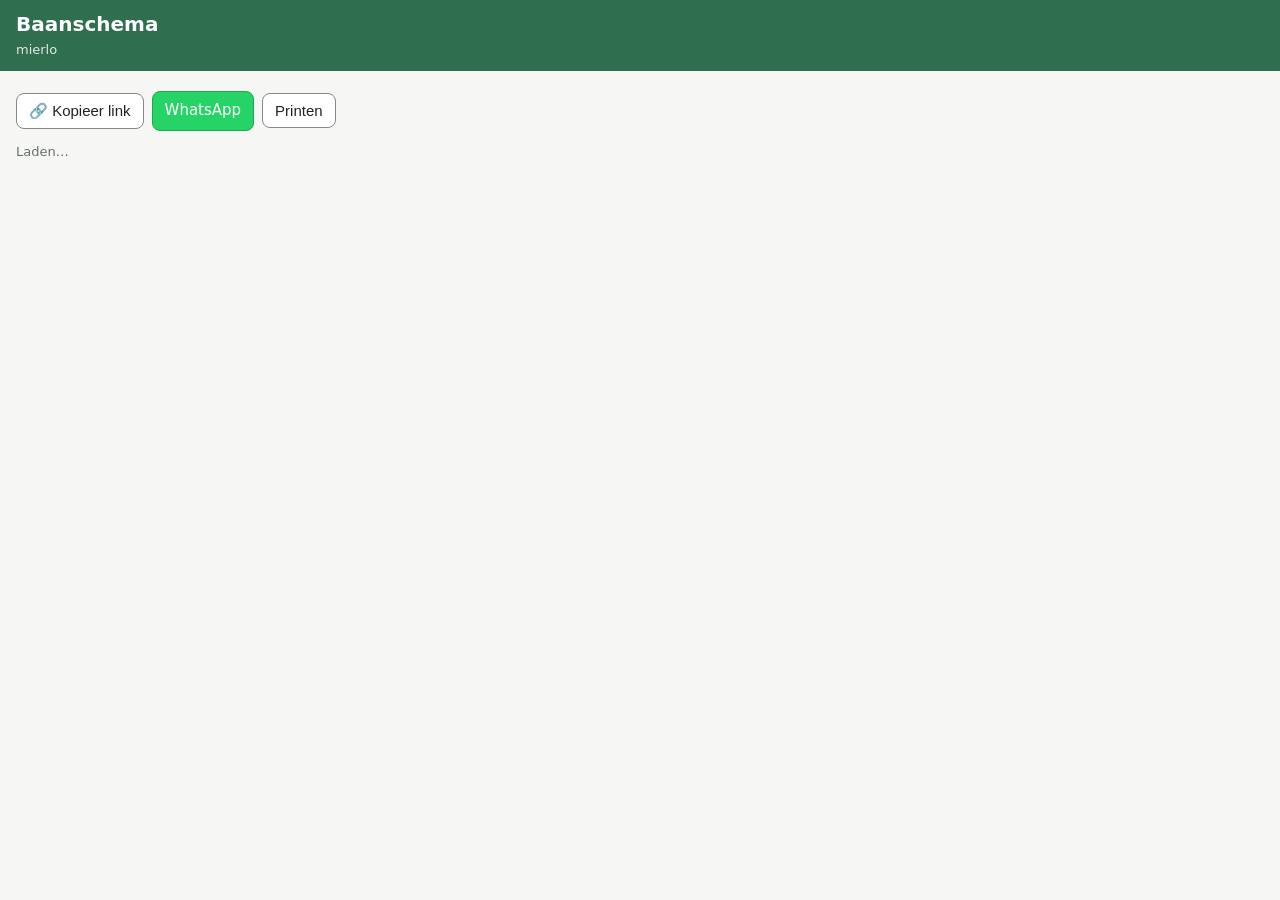
<file: web/baanschemaatje/dag.html>
<!doctype html>
<html lang="nl">
<head>
<meta charset="utf-8">
<meta name="viewport" content="width=device-width, initial-scale=1">
<title>Baanschema van de dag</title>
<link rel="stylesheet" href="style.css">
<link rel="stylesheet" href="dag.css">
</head>
<body class="dag">
<header><div class="brand"><h1 id="dg-title">Baanschema</h1><span class="sub" id="dg-sub"></span></div></header>
<main>
  <div class="dg-actions no-print">
    <button id="dg-copy" class="btn2">🔗 Kopieer link</button>
    <a id="dg-wa" class="btn2" target="_blank" rel="noopener">WhatsApp</a>
    <button id="dg-print" class="btn2" onclick="window.print()">Printen</button>
    <span id="dg-copied" class="hint"></span>
  </div>
  <div id="dg-body"><p class="hint">Laden…</p></div>
</main>
<script src="common.js"></script>
<script src="dag.js"></script>
</body>
</html>
</file>
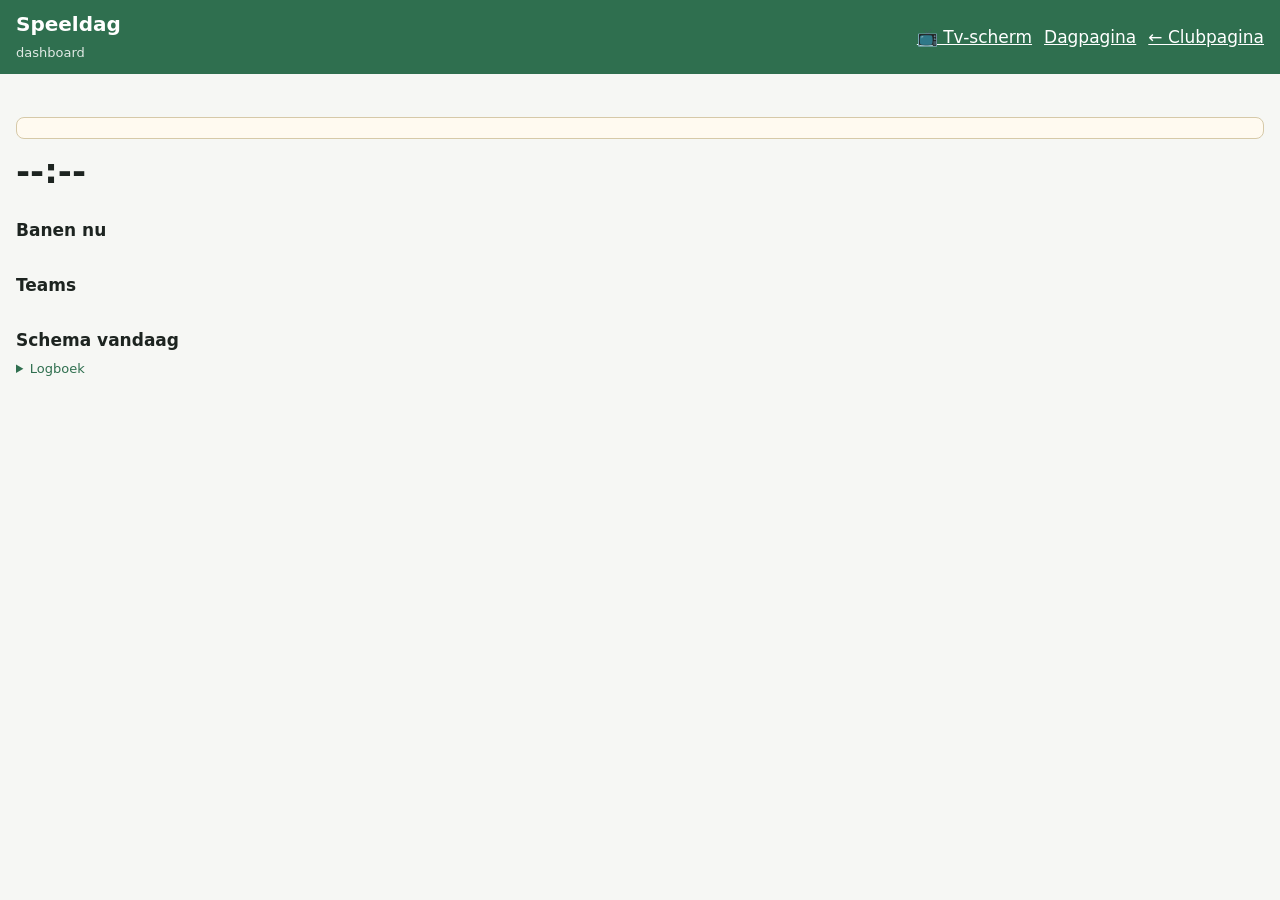
<file: web/baanschemaatje/dashboard.html>
<!doctype html>
<html lang="nl">
<head>
<meta charset="utf-8">
<meta name="viewport" content="width=device-width, initial-scale=1">
<title>Baanschemaatje — speeldag-dashboard</title>
<link rel="stylesheet" href="style.css">
<link rel="stylesheet" href="bingo.css">
<link rel="stylesheet" href="dashboard.css">
</head>
<body class="bingo dash">
<header>
  <div class="brand"><h1 id="ds-title">Speeldag</h1><span class="sub" id="ds-sub">dashboard</span></div>
  <div class="controls"><a id="ds-tv" class="bg-link" target="_blank" href="tv.html">📺 Tv-scherm</a> <a id="ds-dag" class="bg-link" target="_blank" href="dag.html">Dagpagina</a> <a id="ds-back" class="bg-link" href="club.html">← Clubpagina</a> <button type="button" id="ds-demo-reset" class="btn2" hidden title="Alleen bij de democlub: wis wat er deze dag getikt is">↺ Reset demo-dag</button></div>
</header>
<main>
  <div id="ds-status" class="bg-status" role="status"></div>
  <div id="pin-bar" class="pin-bar" hidden></div>
  <section class="bg-bar">
    <span id="ds-clock" class="bg-clock">--:--</span>
    <span id="ds-window" class="hint"></span>
    <span id="ds-actions"></span>
  </section>
  <div id="ds-offs"></div>
  <section><h2>Banen nu</h2><div id="ds-courts" class="bg-courts"></div></section>
  <section id="ds-teams-sec"><h2>Teams</h2><div id="ds-teams" class="ds-teams"></div></section>
  <section><h2>Schema vandaag</h2><div id="ds-list" class="ds-list"></div></section>
  <details class="uitleg" id="ds-log-sec"><summary>Logboek</summary><ol id="ds-log" class="bg-log" reversed></ol></details>
</main>
<dialog id="ds-off-dlg" class="bg-dlg"><form method="dialog">
  <h3>Baan buiten gebruik</h3>
  <p class="hint">Bv. onderhoud of kapotte verlichting. Regen handel je per team af (staken/doorgaan/later starten). Er schuift niets vanzelf; gebruik daarna "Herplan rest van de dag".</p>
  <div>Banen: <span id="ds-off-courts"></span> <button type="button" class="btn2" id="ds-off-all">alle</button></div>
  <label>Vanaf <input id="ds-off-from" type="time" step="900"></label>
  <label>Tot (leeg = rest van de dag) <input id="ds-off-to" type="time" step="900"></label>
  <label>Reden <input id="ds-off-why" maxlength="80" placeholder="bv. onderhoud"></label>
  <button class="btn bg-big" id="ds-off-ok">Opslaan</button> <button value="cancel" class="btn2 bg-big">Annuleren</button>
</form></dialog>
<dialog id="ds-diff-dlg" class="bg-dlg"><form method="dialog">
  <h3 id="ds-diff-title">Voorstel</h3>
  <div id="ds-diff-info" class="hint"></div>
  <div id="ds-diff"></div>
  <p class="hint">Pas na "Bevestigen" wordt dit het definitieve schema (dagpagina en tv-scherm tonen dan "gewijzigd"). De vorige versie is terug te zetten.</p>
  <button type="button" class="btn bg-big" id="ds-diff-ok">Bevestigen</button> <button value="cancel" class="btn2 bg-big">Annuleren</button>
</form></dialog>
<script src="common.js"></script>
<script src="editor.js"></script>
<script src="dash-core.js"></script>
<script src="dashboard.js"></script>
</body>
</html>
</file>
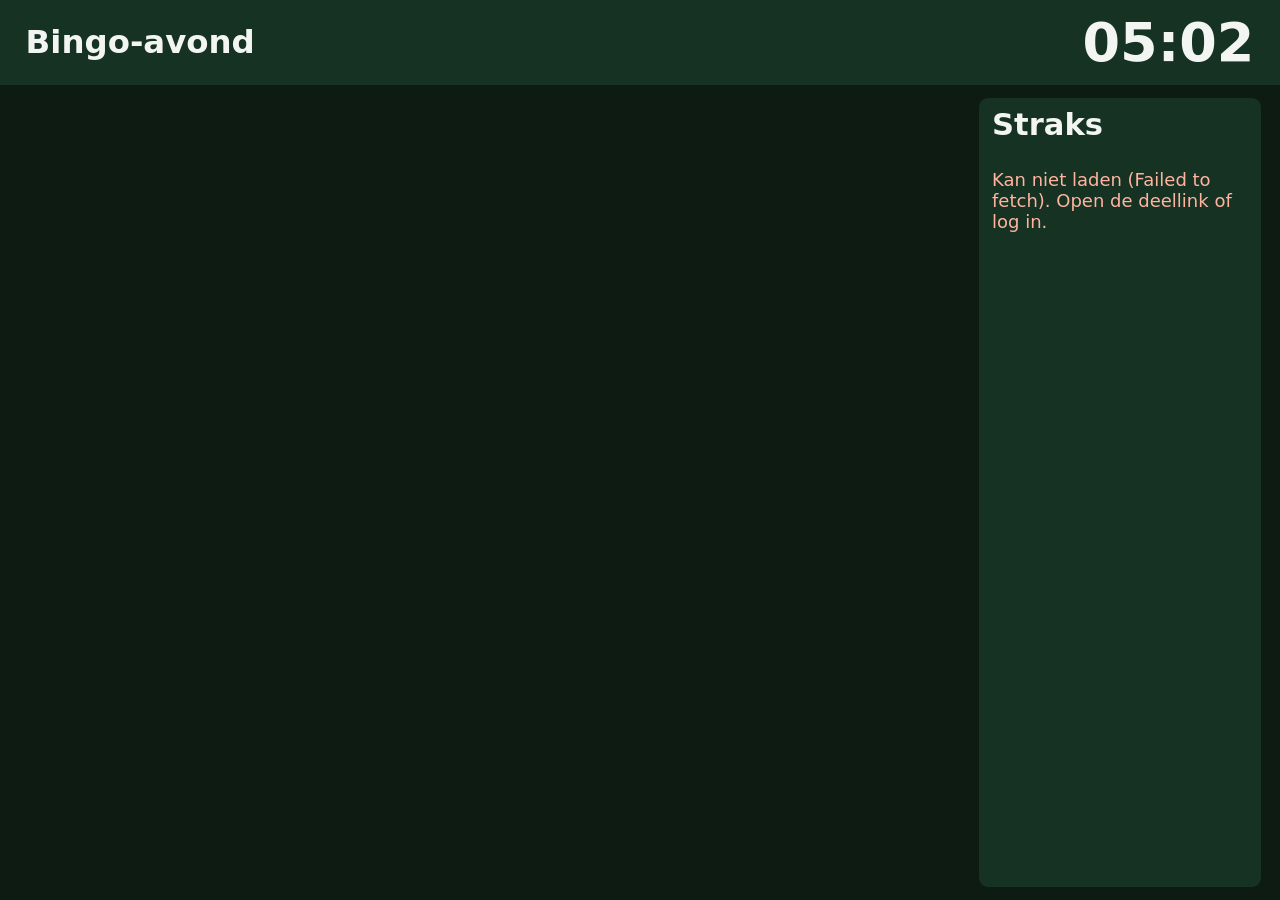
<file: web/baanschemaatje/tv.html>
<!doctype html>
<html lang="nl">
<head>
<meta charset="utf-8">
<meta name="viewport" content="width=device-width, initial-scale=1">
<title>Baanschemaatje — live (tv)</title>
<link rel="stylesheet" href="tv.css">
</head>
<body class="tv">
<header class="tv-head">
  <div><h1 id="tv-title">Bingo-avond</h1><div id="tv-sub" class="tv-sub"></div></div>
  <div id="tv-clock" class="tv-clock">--:--</div>
</header>
<main class="tv-main">
  <section class="tv-courts" id="tv-courts"></section>
  <aside class="tv-next"><h2>Straks</h2><ol id="tv-queue"></ol><h2 id="tv-teams-h" hidden>Teams</h2><ul id="tv-teams" class="tv-teams"></ul><div id="tv-msg" class="tv-msg"></div></aside>
</main>
<script src="common.js"></script>
<script src="bingo-core.js"></script>
<script src="dash-core.js"></script>
<script src="tv.js"></script>
</body>
</html>
</file>
<file: web/baanschemaatje/style.css>
:root {
  --bg: #f6f7f4; --fg: #1d2420; --muted: #66706a; --line: #dde1dc; --card: #fff;
  --accent: #2f6f4f; --hard: #b3261e; --model: #9a6b00; --ok: #2f6f4f;
  --row: 18px;
}
* { box-sizing: border-box; }
body { margin: 0; font: 15px/1.45 system-ui, -apple-system, "Segoe UI", Roboto, sans-serif; background: var(--bg); color: var(--fg); }
header { position: sticky; top: 0; z-index: 5; background: var(--accent); color: #fff; padding: 10px 16px; display: flex; flex-wrap: wrap; gap: 10px 24px; align-items: center; justify-content: space-between; }
header h1 { margin: 0; font-size: 20px; }
.brand .sub { opacity: .85; font-size: 13px; }
.controls { display: flex; gap: 12px; flex-wrap: wrap; }
.controls label { font-size: 13px; display: flex; gap: 6px; align-items: center; }
select { font: inherit; padding: 4px 6px; border-radius: 6px; border: 0; max-width: 60vw; }
main { padding: 12px 16px 32px; max-width: 1400px; margin: 0 auto; }
h2 { font-size: 17px; margin: 22px 0 8px; }
.note { color: var(--muted); margin: 6px 0; }
.hint { color: var(--muted); font-size: 13px; margin: 0 0 8px; }
code { font-size: 12px; background: #eceee9; padding: 1px 4px; border-radius: 4px; }
.cards { display: grid; grid-template-columns: repeat(auto-fit, minmax(140px, 1fr)); gap: 8px; }
.card { background: var(--card); border: 1px solid var(--line); border-radius: 10px; padding: 8px 12px; }
.card .k { font-size: 12px; color: var(--muted); }
.card .v { font-size: 20px; font-weight: 600; }
.v.bad { color: var(--hard); } .v.warn { color: var(--model); } .v.good { color: var(--ok); }

.gridwrap { overflow: auto; border: 1px solid var(--line); border-radius: 10px; background: var(--card); max-height: 80vh; }
.grid { display: grid; position: relative; min-width: max-content; }
.grid .hdr { position: sticky; top: 0; z-index: 3; background: #eef1ec; border-bottom: 1px solid var(--line); font-weight: 600; font-size: 12px; text-align: center; padding: 4px 2px; }
.grid .corner { left: 0; z-index: 4; }
.grid .time { position: sticky; left: 0; z-index: 2; background: #fafbf9; font-size: 11px; color: var(--muted); padding: 0 6px; border-right: 1px solid var(--line); line-height: var(--row); white-space: nowrap; }
.grid .time.hour { color: var(--fg); font-weight: 600; }
.grid .cell { border-bottom: 1px dotted #eceee9; border-right: 1px solid #f0f2ee; }
.grid .cell.hour { border-bottom: 1px solid #e3e6e1; }
.blk { margin: 1px 2px; border-radius: 6px; padding: 2px 5px; font-size: 11px; line-height: 1.2; overflow: hidden; color: #10140f; border: 1px solid rgba(0,0,0,.12); z-index: 1; cursor: default; }
.blk b { font-size: 12px; }
.blk .cat { display: inline-block; font-size: 10px; font-weight: 700; padding: 0 4px; border-radius: 4px; background: rgba(255,255,255,.85); color: #111; margin-right: 3px; }
.blk .t { opacity: .75; }
.blk.res { background: repeating-linear-gradient(45deg, #f4d9c6, #f4d9c6 6px, #f9e9dd 6px, #f9e9dd 12px); }
.legend { display: flex; flex-wrap: wrap; gap: 6px; margin: 0 0 8px; }
.legend span { font-size: 12px; border-radius: 6px; padding: 2px 8px; border: 1px solid rgba(0,0,0,.1); }

.two { display: grid; grid-template-columns: 1fr 1fr; gap: 16px; }
@media (max-width: 800px) { .two { grid-template-columns: 1fr; } :root { --row: 16px; } }
ul.plain { list-style: none; padding: 0; margin: 0; }
ul.plain li { background: var(--card); border: 1px solid var(--line); border-radius: 8px; padding: 6px 10px; margin-bottom: 6px; font-size: 13px; }
.sev { font-size: 11px; font-weight: 700; padding: 1px 6px; border-radius: 4px; color: #fff; margin-right: 6px; }
.sev.HARD { background: var(--hard); } .sev.MODEL { background: var(--model); }
.empty { color: var(--ok); font-size: 14px; }
details summary { cursor: pointer; color: var(--muted); font-size: 13px; margin: 6px 0; }

.tablewrap { overflow-x: auto; }
table { border-collapse: collapse; width: 100%; background: var(--card); font-size: 13px; }
th, td { border-bottom: 1px solid var(--line); padding: 5px 8px; text-align: left; white-space: nowrap; }
th { background: #eef1ec; font-weight: 600; }
tr.sel td { background: #e6f1ea; }
tr.click { cursor: pointer; }
td.num { text-align: right; font-variant-numeric: tabular-nums; }
.tag { font-size: 11px; padding: 1px 6px; border-radius: 4px; background: #e6eef9; color: #234; }
.tag.club { background: #fde7c8; color: #6b3d00; }
.tag.knltb { background: #dff0e5; color: #1f5135; }
.tag.product { background: #eceee9; color: #444; }
footer { color: var(--muted); font-size: 12px; padding: 16px; text-align: center; }

.viewing { background: #fff4d6; border: 1px solid #f0d58a; border-radius: 8px; padding: 6px 10px; margin: 0 0 8px; font-size: 13px; }
.viewing button, .sol button { font: inherit; font-size: 12px; padding: 3px 8px; border-radius: 6px; border: 1px solid var(--accent); background: #fff; color: var(--accent); cursor: pointer; }
.viewing button { margin-left: 8px; }
tr.best td { background: #e6f1ea; font-weight: 600; }
tr.ref td { color: var(--muted); }
.yes { color: var(--ok); font-weight: 700; } .no { color: var(--hard); font-weight: 700; }
.reco { background: #e6f1ea; border: 1px solid #b9d9c5; border-radius: 8px; padding: 8px 12px; margin: 0 0 8px; font-size: 14px; }

/* Live berekenen */
.live-btn { padding: 6px 12px; border-radius: 6px; border: 1px solid #2b6cb0; background: #2b6cb0; color: #fff; font-weight: 600; cursor: pointer; align-self: center; }
.live-btn:disabled { opacity: .6; cursor: wait; }
.live-status { margin: 4px 0; font-size: .92em; }
.live-status:empty { display: none; }
.live-status.busy { color: #2b6cb0; }
.live-status.ok { color: #2f855a; }
.live-status.warn { color: #b7791f; }
.live-status.err { color: #c53030; }
.blk.res b, .blk.res div { background: rgba(255,255,255,.85); color: #111; border-radius: 3px; padding: 0 2px; }

/* Slepen + directe controle */
.blk:not(.res), li.drag { cursor: grab; }
.blk.viol { outline: 3px solid #e53935; outline-offset: -2px; }
li.drag { border: 1px dashed #b9c2b6; border-radius: 6px; padding: 4px 6px; margin: 3px 0; background: #fff; }
li.drag.viol { border-color: #e53935; }
.ghost { box-shadow: 0 4px 14px rgba(0,0,0,.3); }
.edit-bar { margin: 6px 0; }
.ed-tools { display: flex; gap: 8px; align-items: center; flex-wrap: wrap; }
.ed-tools .btn2, .edit-bar .btn2 { padding: 4px 10px; border-radius: 6px; border: 1px solid #2b6cb0; background: #fff; color: #2b6cb0; font-weight: 600; cursor: pointer; }
.edit-bar .btn2:disabled { opacity: .5; cursor: not-allowed; }
.ed-banner { margin-top: 6px; background: #fff3cd; border: 1px solid #f0c36d; color: #7a5300; font-weight: 700; padding: 6px 10px; border-radius: 6px; }
.ed-issues { margin-top: 6px; padding: 4px 10px; border-radius: 6px; font-size: 13px; }
.ed-issues ul { margin: 2px 0 2px 18px; padding: 0; }
.ed-issues.conflict, .ed-issues.KNLTB, .ed-issues.Spelersconflict, .ed-issues.Volgorde { background: #fdecea; border: 1px solid #f3c2bd; }
.ed-issues.clubafspraak { background: #fff7e0; border: 1px solid #f0d58a; }
.ed-issues.Baanschemaatje { background: #eef3fb; border: 1px solid #c9d8f0; }
.ed-ok { margin-top: 6px; color: #2f855a; font-weight: 600; }

/* Seizoensoverzicht */
.ov-sum { display: flex; flex-wrap: wrap; gap: 8px 14px; align-items: center; margin: 0 0 8px; font-size: 13px; }
.ov-pill { padding: 2px 9px; border-radius: 10px; font-weight: 600; }
.ov-pill.red { background: #fdecea; color: #b3261e; } .ov-pill.orange { background: #fff1db; color: #9a5b00; }
.ov-pill.green { background: #e3f3e8; color: #2f6f4f; } .ov-pill.grey { background: #eceee9; color: #555; }
table.ov td { vertical-align: middle; }
tr.ov-row td:first-child { border-left: 5px solid transparent; }
tr.ov-row.green td:first-child { border-left-color: #2f9e5b; } tr.ov-row.orange td:first-child { border-left-color: #e8930c; }
tr.ov-row.red td:first-child { border-left-color: #d32f2f; } tr.ov-row.grey td:first-child { border-left-color: #b0b5ae; }
tr.ov-row.neutral td:first-child { border-left-color: #dfe3dd; }
tr.ov-row.red td { background: #fff6f5; }
tr.ov-row.inh td { background: repeating-linear-gradient(135deg, #f7f8fb, #f7f8fb 8px, #eef1f7 8px, #eef1f7 16px); }
tr.ov-row.neutral td { color: #7a817c; }
tr.ov-row.click:hover td { background: #e6f1ea; }
.ov-dot { display: inline-block; width: 10px; height: 10px; border-radius: 50%; margin-right: 6px; background: #ccc; vertical-align: middle; }
.ov-dot.green { background: #2f9e5b; } .ov-dot.orange { background: #e8930c; } .ov-dot.red { background: #d32f2f; }
.ov-dot.grey { background: #b0b5ae; } .ov-dot.neutral { background: transparent; border: 1px solid #c3c8c1; }
.ov-kind { font-size: 11px; font-weight: 700; padding: 1px 7px; border-radius: 4px; background: #e3f3e8; color: #2f6f4f; }
.ov-kind.inh { background: #dfe6f7; color: #2c4a8f; }
.ov-note { font-size: 11px; margin: 2px 0 0; white-space: nowrap; }
table.ov th { white-space: normal; vertical-align: bottom; min-width: 60px; }
table.ov td.ov-st { white-space: normal; min-width: 130px; }
td.num.bad { color: var(--hard); font-weight: 700; } td.num.warn { color: var(--model); font-weight: 600; }
.ov-st.red { color: #b3261e; font-weight: 600; } .ov-st.orange { color: #9a5b00; } .ov-st.green { color: #2f6f4f; font-weight: 600; } .ov-st.grey { color: #777; }
.ov-bar { position: relative; display: inline-block; width: 130px; height: 16px; background: #eceee9; border-radius: 8px; overflow: hidden; vertical-align: middle; cursor: help; }
.ov-bar span { position: absolute; left: 0; top: 0; bottom: 0; background: #5aa77a; }
.ov-bar.busy span { background: #e8930c; } .ov-bar.extreme span { background: #d32f2f; }
.ov-bar b { position: relative; display: block; text-align: center; font-size: 11px; line-height: 16px; color: #111; }
.ov-hot { margin-left: 6px; font-size: 11px; font-weight: 700; color: #fff; background: #d32f2f; padding: 1px 6px; border-radius: 4px; }
tr.ov-row.extreme .ov-date b { color: #b3261e; }
.ov-open { font-weight: 600; color: var(--accent); margin-right: 6px; }
.ov-calc { padding: 3px 9px; font-size: 12px; }
.backlink { display: inline-block; margin: 10px 0 0; font-weight: 600; color: var(--accent); }
.day-title { margin-top: 6px; }
.controls label[hidden], .controls button[hidden] { display: none; }
.ov-pill.changed { background: #ece4fb; color: #5b2fa0; }
tr.ov-row.changed td:first-child { border-left-color: #7b4fc9; }
.ov-dot.changed { background: #7b4fc9; } .ov-st.changed { color: #5b2fa0; font-weight: 600; }
.mv-tag { display: inline-block; font-size: 11px; font-weight: 600; background: #ece4fb; color: #5b2fa0; border-radius: 4px; padding: 0 6px; margin: 1px 0; }
.ov-note.mv-tag { display: block; width: max-content; }
.mv-tag.in { background: #e3ecfa; color: #24519a; }
.mv-bar .btn2 { margin-left: 8px; font-size: 12px; padding: 2px 8px; }
.mv-bar .hint { font-weight: 400; margin-top: 4px; }
li.drag.moved { border-color: #7b4fc9; background: #f6f1fe; }
.legend .chip { cursor: pointer; user-select: none; }
.legend .chip:hover { box-shadow: 0 0 0 2px rgba(0,0,0,.35); }
.legend .chip.on { box-shadow: 0 0 0 3px #111; }
#legend-tools { display: flex; gap: 12px; align-items: center; margin: 4px 0; font-size: 13px; }
.grid.hl-mode .blk:not(.hl) { opacity: .25; }
.grid .blk.hl { box-shadow: 0 0 0 3px #111; z-index: 2; }
.chip-menu { position: absolute; z-index: 50; width: 330px; background: #fff; border: 1px solid #c9d1c7; border-radius: 10px; box-shadow: 0 6px 24px rgba(0,0,0,.2); padding: 10px; font-size: 13px; display: flex; flex-direction: column; gap: 8px; }
.chip-menu select { max-width: 100%; border: 1px solid #c9d1c7; }
.chip-menu .cm-move { display: flex; gap: 6px; align-items: flex-end; }
.chip-menu .cm-move label { display: flex; flex-direction: column; gap: 3px; flex: 1; }

/* Voortgang Nu berekenen */
.pg { background: var(--card); border: 1px solid var(--line); border-radius: 10px; padding: 8px 12px; margin: 8px 0; font-size: 13px; }
.pg[hidden] { display: none; }
.pg-head { display: flex; flex-wrap: wrap; gap: 6px 10px; align-items: center; margin-bottom: 6px; }
.pg-time { color: var(--muted); font-variant-numeric: tabular-nums; }
.pg-cancel { margin-left: auto; padding: 2px 10px; font-size: 12px; }
.pg-bar { height: 10px; background: #eceee9; border-radius: 5px; overflow: hidden; }
.pg-bar span { display: block; height: 100%; width: 0; background: #2b6cb0; transition: width .25s linear; }
.pg.running .pg-bar span { background: repeating-linear-gradient(45deg, #2b6cb0, #2b6cb0 10px, #4a86c8 10px, #4a86c8 20px); background-size: 28px 28px; animation: pgmove 1s linear infinite; }
@keyframes pgmove { from { background-position: 0 0; } to { background-position: 28px 0; } }
.pg.ok .pg-bar span { background: #2f9e5b; } .pg.ok .pg-label { color: #2f6f4f; font-weight: 600; }
.pg.warn .pg-bar span { background: #e8930c; } .pg.warn .pg-label { color: #9a5b00; font-weight: 600; }
.pg.err .pg-bar span { background: #d32f2f; } .pg.err .pg-label { color: #b3261e; font-weight: 600; }
.spin { display: inline-block; width: 11px; height: 11px; border: 2px solid #b9c7e0; border-top-color: #2b6cb0; border-radius: 50%; animation: spin .8s linear infinite; vertical-align: -1px; margin-right: 5px; }
@keyframes spin { to { transform: rotate(360deg); } }
tr.ov-row.computing td { background: #eef4fc !important; }
.ov-st.queued { color: #777; font-style: italic; }
.pg.sticky { position: sticky; top: 60px; z-index: 4; box-shadow: 0 2px 8px rgba(0,0,0,.08); }

/* Bewerken aan/uit (mobiel: slepen alleen na lang indrukken) */
.ed-toggle { font-weight: 600; }
.ed-toggle.on { background: #2e6b4f; color: #fff; border-color: #2e6b4f; }
body:not(.ed-on) .blk:not(.res), body:not(.ed-on) li.drag { cursor: pointer; }
body.ed-touch .blk, body.ed-touch li.drag { -webkit-user-select: none; user-select: none; -webkit-touch-callout: none; }
body.ed-dragging, body.ed-dragging * { -webkit-user-select: none; user-select: none; }
.blk.lift-src, li.drag.lift-src { opacity: .35; }
.ghost.lifted { transform: scale(1.06); box-shadow: 0 10px 24px rgba(0,0,0,.35); outline: 2px solid #2e6b4f; }
.ed-pop { position: fixed; z-index: 1100; background: #fff; border: 1px solid #c9d3cc; border-radius: 10px; box-shadow: 0 8px 24px rgba(0,0,0,.18); padding: 10px 28px 10px 12px; font-size: 13px; line-height: 1.35; }
.ed-pop .hint { margin-top: 4px; }
.ed-pop-x { position: absolute; top: 4px; right: 6px; border: 0; background: none; font-size: 20px; line-height: 1; cursor: pointer; color: #555; }
.ed-pop-iss { margin: 6px 0 0; padding-left: 16px; color: #b71c1c; }
.blk.pop-src { box-shadow: 0 0 0 3px #2e6b4f; z-index: 2; }

/* Opslaan */
.ed-banner.saved { background: #e6f4ea; border-color: #9fd3ad; color: #1b5e20; }
.ed-save { font-weight: 700; }
.ov-save { font-size: 11px; margin-top: 2px; color: #2e6b4f; }
.ov-save.unsaved { color: #8a5a00; font-weight: 600; }
.ov-pill.saved { background: #e6f4ea; color: #1b5e20; }
.ov-pill.unsaved { background: #fff3cd; color: #8a5a00; }
.mv-save { margin-top: 6px; display: flex; gap: 8px; align-items: center; flex-wrap: wrap; font-size: 13px; }
.mv-save .ok { color: #1b5e20; }
.mv-save .dirty { color: #8a5a00; font-weight: 600; }
/* Gespeelde wedstrijden (vast) + competitiefilter */
.ov-pill.played { background: #e6eef7; color: #2b4a6f; }
tr.ov-row.played td:first-child { border-left-color: #5b7fa6; }
.ov-dot.played { background: #5b7fa6; }
.ov-st.played { color: #2b4a6f; }
.blk.dim, .played-item.dim { opacity: .35; }
.played { background: #f3f6fa; border: 1px solid #d5dfeb; border-radius: 8px; padding: 6px 12px; margin: 8px 0; }
.comp-pick select { font-size: 1rem; padding: 3px 6px; }
.wd-table input[type=time] { width: 9em; } .wd-table input[type=number] { width: 4em; }
.wd-table .dflt { color: #8a6d00; font-size: .85em; }
/* Clubpagina: kop, chips, uitleg */
.club-head { display: flex; justify-content: space-between; align-items: flex-start; gap: 12px; flex-wrap: wrap; background: #fff; border: 1px solid #dfe5dc; border-radius: 10px; padding: 10px 14px; margin: 8px 0; }
.club-head h2 { margin: 0 0 4px; }
.club-actions { display: flex; gap: 8px; flex-wrap: wrap; }
.club-actions .btn2, #settings-link { text-decoration: none; }
.chips { display: flex; flex-wrap: wrap; gap: 6px; margin: 10px 0 4px; }
.chip-btn { border: 1px solid #b9c8b4; background: #fff; border-radius: 999px; padding: 6px 14px; font-size: 1rem; cursor: pointer; }
.chip-btn small { color: #667; margin-left: 2px; }
.chip-btn.on { background: #2f6f4f; color: #fff; border-color: #2f6f4f; } .chip-btn.on small { color: #d9efe2; }
.chip-btn.sub { font-size: .85rem; padding: 4px 10px; }
.ov-head { display: flex; justify-content: space-between; align-items: baseline; gap: 10px; flex-wrap: wrap; }
.ov-tools { font-size: .9rem; }
details.uitleg { margin: 4px 0 10px; font-size: .9rem; color: #444; }
details.uitleg summary { cursor: pointer; color: #2f6f4f; }
.day-list { background: #fff; border: 1px solid #dfe5dc; border-radius: 8px; padding: 6px 12px; margin: 8px 0; }
.day-list li.dim { opacity: .4; } .day-list .warn { color: #b26b00; }
details.day-list.uit-list { padding-top: 4px; }
details.day-list.uit-list > summary { list-style: disclosure-closed; cursor: pointer; color: #333; font-size: 1rem; margin: 2px 0 6px; }
details.day-list.uit-list[open] > summary { margin-bottom: 8px; }
details.day-list.uit-list > summary .hint { font-weight: 400; }

/* Instellingen: tabs */
.tabs { display: flex; gap: 4px; flex-wrap: wrap; border-bottom: 2px solid #dfe5dc; margin: 10px 0; }
.tabs button { border: 0; background: none; padding: 8px 14px; font-size: 1rem; cursor: pointer; border-bottom: 3px solid transparent; margin-bottom: -2px; }
.tabs button.on { border-bottom-color: #2f6f4f; font-weight: 600; color: #2f6f4f; }
.save-bar { position: sticky; bottom: 0; background: #f7f8f5; border-top: 1px solid #dfe5dc; padding: 8px 0; display: flex; gap: 10px; align-items: center; z-index: 5; }
.save-state.dirty { color: #b26b00; } .save-state.saved { color: #2f6f4f; }

/* vervallen wedstrijden ("wordt niet gespeeld") */
.vervallen { margin: .6em 0; color: #777; }
.vervallen-item s { color: #888; }
.vervallen-item.dim { opacity: .5; }
.vervallen .un-cancel { margin-left: .5em; }
.cm-cancel { border-top: 1px solid #eee; margin-top: .5em; padding-top: .5em; display: flex; gap: .4em; align-items: end; flex-wrap: wrap; }
.cm-cancel input { width: 14em; }
.day-list li.vervallen-item { text-decoration: line-through; }
.cm-cancel { flex-direction: column; align-items: stretch; }
.cm-cancel .cm-sub { font-weight: 600; }
.cm-off-btns { display: flex; gap: .4em; }

/* Details (technisch) en ⋯-actieknoppen */
details.tech { display: inline-block; margin-left: .5em; font-size: .9em; }
details.tech > summary { cursor: pointer; color: #666; }
#summary details.tech { display: block; margin: .3em 0 0; grid-column: 1 / -1; }
.w-menu { padding: .1em .6em; min-width: 2.2em; min-height: 2em; font-weight: 700; line-height: 1; }
.chip-more { margin-left: .25em; opacity: .8; }
.chip-menu { box-sizing: border-box; }

/* Bingo-avond (live indelen) */
.ov-row.bingo .ov-dot, .ov-dot.bingo { background: #7b4fc9; }
.ov-st.bingo { color: #6a3fb8; font-weight: 600; }
.ov-pill.bingo { background: #efe7fb; color: #6a3fb8; }
.wd-mode label { white-space: nowrap; font-size: .9em; }
#bingo-sec { margin-top: 1em; }

/* Dagschema: lijst (telefoon) of rooster */
.view-toggle { display: flex; gap: 4px; align-items: center; margin: 6px 0; }
.view-toggle .btn2.on { background: #2e6b4a; color: #fff; border-color: #2e6b4a; }
.view-hint { margin-left: 8px; display: none; }
.plan-list { display: none; }
body.view-list .plan-list { display: block; }
body.view-list .gridwrap { display: none; }
body.view-list .view-hint { display: inline; }
.pl-slot { display: flex; gap: 10px; border-top: 1px solid #e3e3e3; padding: 6px 0; }
.pl-time { font-weight: 700; min-width: 3.4em; font-variant-numeric: tabular-nums; }
.pl-slot ul { list-style: none; margin: 0; padding: 0; flex: 1; }
.pl-slot li { padding: 2px 0; }
.pl-court { display: inline-block; min-width: 4.2em; font-weight: 600; }

/* Eén opslagregel + badge definitief schema (F4) */
.save-line { margin: 4px 0; font-weight: 600; min-height: 1.2em; }
.save-line.ok { color: #2e7d32; }
.save-line.busy { color: #8a6d00; }
.save-line.err { color: #b3261e; }
.badge-def { display: inline-block; background: #2e7d32; color: #fff; border-radius: 999px; padding: 1px 10px; font-size: .85em; margin-right: 6px; }

/* Klikbare tegels Regels gebroken / Kan mooier */
.card.card-btn { cursor: pointer; text-align: left; font: inherit; border: 1px solid #d0d7d2; background: #fff; }
.card.card-btn:hover, .card.card-btn.open { border-color: #2e6b4a; box-shadow: 0 0 0 2px #2e6b4a33; }
.find-box { border: 1px solid #d0d7d2; border-radius: 10px; padding: 10px 12px; margin: 8px 0; background: #fbfcfb; }
.find-box .find-close { float: right; }
.find-items { padding-left: 1.4em; margin: 8px 0 4px; }
.find-items li { margin: 4px 0; }
.find-it { all: unset; display: block; cursor: pointer; padding: 6px 8px; border-radius: 8px; width: 100%; box-sizing: border-box; }
.find-it:hover, .find-it.on { background: #fff4d6; }
.hl-find { outline: 3px solid #e0a100 !important; outline-offset: 1px; box-shadow: 0 0 0 6px #e0a10055 !important; z-index: 5; }

/* Rollen (I4) */
.roles-head { display: flex; align-items: center; justify-content: space-between; gap: .5rem; margin: .75rem 0 .35rem; }
.roles-list { display: flex; flex-direction: column; gap: .4rem; margin-bottom: .75rem; }
.role-row { display: grid; grid-template-columns: 1fr minmax(10rem, 12rem) auto; gap: .4rem; align-items: center; }
.role-row input[type="email"] { width: 100%; }
@media (max-width: 560px) {
  .role-row { grid-template-columns: 1fr; }
}

/* Commissaris-PIN-balk (bingo/dashboard, Q5) */
.pin-bar { margin: .5rem 0; padding: .6rem .8rem; border: 1px solid #d6c9a8; border-radius: 8px; background: #fffaf0; display: flex; flex-wrap: wrap; gap: .5rem; align-items: center; }
.pin-bar .pin-form { display: flex; flex-wrap: wrap; gap: .5rem; align-items: center; }
.pin-bar input { font-size: 1.2rem; width: 9em; letter-spacing: .2em; margin-left: .4rem; }
.pin-show { background:#fffaf0; border:1px solid #d6c9a8; border-radius:8px; padding:.5rem .8rem; } .pin-code { font-size:1.4rem; letter-spacing:.2em; }
</file>
<file: web/baanschemaatje/print.css>
/* Printbaar dagoverzicht: precies één A4 staand, kleurenprint (zelfde teamkleuren als op het scherm). */
#print-area { display: none; }
@page { size: A4 portrait; margin: 7mm; }
@media print {
  html, body { margin: 0; padding: 0; background: #fff; }
  body > *:not(#print-area) { display: none !important; }
  #print-area { display: block; width: 196mm; height: 283mm; overflow: hidden; font-family: Arial, Helvetica, sans-serif; color: #111;
    -webkit-print-color-adjust: exact; print-color-adjust: exact; }
  .p-title { height: 10mm; font-size: 11pt; line-height: 1.15; display: flex; flex-direction: column; justify-content: center; }
  .p-title span { font-size: 7pt; color: #333; }
  .p-grid { display: grid; position: relative; border: 0.3mm solid #444; box-sizing: border-box; }
  .p-hdr { font-size: 6.5pt; font-weight: 700; text-align: center; border-bottom: 0.3mm solid #444; border-left: 0.15mm solid #999; display: flex; align-items: center; justify-content: center; }
  .p-time { font-size: 5.5pt; color: #333; padding-left: 0.6mm; line-height: 1; border-top: 0.1mm solid #bbb; }
  .p-time.hr { font-weight: 700; color: #000; border-top-color: #555; }
  .p-line { border-top: 0.1mm dotted #bbb; z-index: 0; }
  .p-line.hr { border-top: 0.15mm solid #888; }
  .p-col { border-left: 0.15mm solid #999; z-index: 0; }
  .p-blk { z-index: 1; margin: 0.25mm 0.35mm; border: 0.2mm solid rgba(0,0,0,.35); border-radius: 0.8mm; padding: 0.3mm 0.6mm; overflow: hidden;
    font-size: 5.6pt; line-height: 1.12; }
  .p-blk .l1 { white-space: nowrap; overflow: hidden; text-overflow: ellipsis; }
  .p-blk .l2 { white-space: nowrap; overflow: hidden; text-overflow: ellipsis; }
  .p-lab { font-weight: 700; background: rgba(255,255,255,.85); color: #000; border-radius: 0.6mm; padding: 0 0.5mm; }
  .p-legend { margin-top: 1.2mm; display: grid; grid-template-columns: repeat(4, 1fr); column-gap: 2mm; row-gap: 0.4mm; font-size: 5.8pt; }
  .p-legend span { white-space: nowrap; overflow: hidden; text-overflow: ellipsis; }
  .p-legend i { display: inline-block; width: 2.6mm; height: 2.6mm; border: 0.2mm solid #000; vertical-align: -0.5mm; margin-right: 0.8mm; }
  .p-un { margin-top: 1mm; font-size: 6pt; }
  .p-un div { display: grid; grid-template-columns: repeat(3, 1fr); column-gap: 2mm; }
  .p-un span { white-space: nowrap; overflow: hidden; text-overflow: ellipsis; }
}
@media print { .p-res .l1, .p-res .l2 { background: #fff; display: inline-block; padding: 0 0.4mm; } }
</file>
<file: web/baanschemaatje/bingo-print.css>
body { font-family: system-ui, sans-serif; margin: 16px; color: #111; }
.bp-bar { display: flex; gap: 14px; align-items: center; margin-bottom: 12px; flex-wrap: wrap; }
h1 { font-size: 20px; margin: 0; } .sub { margin: 2px 0 10px; color: #555; } h2 { font-size: 16px; margin: 8px 0; }
table.bp { border-collapse: collapse; width: 100%; font-size: 12px; }
table.bp th, table.bp td { border: 1px solid #888; padding: 4px 6px; text-align: left; vertical-align: top; }
table.bp th { background: #eee; }
tr.first td { border-top: 2px solid #333; }
td.team { width: 26%; } th.w-lineup { width: 32%; }
td.box-c { width: 9%; height: 22px; }
.box { display: inline-block; width: 12px; height: 12px; border: 1px solid #333; vertical-align: middle; }
.bp-log { font-size: 11px; columns: 2; }
@page { size: A4; margin: 12mm; }
@media print { .no-print { display: none; } body { margin: 0; } tr { break-inside: avoid; } }
</file>
<file: web/baanschemaatje/bingo.css>
/* Bingo-avond (baancommissaris): groot en leesbaar, telefoon/tablet */
body.bingo { font-size: 17px; }
.bg-bar { display: flex; flex-wrap: wrap; gap: .8em; align-items: center; margin: .5em 0; }
.bg-clock { font-size: 2em; font-weight: 700; }
.bg-big { font-size: 1.05em; padding: .6em 1em; min-height: 2.8em; }
.bg-status { min-height: 1.4em; font-weight: 600; }
.bg-status.ok { color: #2a7a3b; } .bg-status.warn { color: #a66300; } .bg-status.bad { color: #b00020; }
.bg-courts { display: grid; grid-template-columns: repeat(auto-fill, minmax(210px, 1fr)); gap: 10px; }
.bg-court { border-radius: 10px; padding: .7em; border: 2px solid #cfd8cf; background: #f4faf4; }
.bg-court.busy { background: #fff7e6; border-color: #e3a73b; }
.bg-court.long { background: #fdecec; border-color: #d0533f; }
.bg-cn { font-size: 1.3em; font-weight: 700; }
.bg-free-lbl { color: #2a7a3b; font-weight: 600; font-size: 1.2em; margin-top: .3em; }
.bg-what { margin: .3em 0; } .bg-lineup { font-style: italic; } .bg-time { margin: .3em 0 .5em; }
.bg-done { width: 100%; }
.bg-queue { display: flex; flex-direction: column; gap: 6px; }
.bg-q { text-align: left; font-size: 1em; padding: .7em .8em; border-radius: 8px; border: 1px solid #c9c9c9; background: #fff; cursor: pointer; }
.bg-teams { display: grid; grid-template-columns: repeat(auto-fill, minmax(260px, 1fr)); gap: 8px; }
.bg-team { display: flex; gap: .6em; align-items: flex-start; padding: .6em; border: 1px solid #ddd; border-radius: 8px; background: #fff; }
.bg-team.on { background: #eef7ee; border-color: #8cc49a; }
.bg-team input { width: 1.6em; height: 1.6em; margin-top: .1em; }
.bg-dlg { max-width: 520px; width: calc(100% - 24px); border-radius: 12px; }
.bg-dlg input { width: 100%; font-size: 1.05em; padding: .5em; box-sizing: border-box; }
.bg-free { display: grid; grid-template-columns: repeat(auto-fill, minmax(110px, 1fr)); gap: 8px; margin: .5em 0 1em; }
.bg-warn { color: #a66300; font-weight: 600; margin: .4em 0; }
.bg-log li { margin: .2em 0; }
.bg-link { color: inherit; }
@media (max-width: 520px) {
  .bg-courts { grid-template-columns: repeat(2, 1fr); }
  .bg-court.busy { grid-column: 1 / -1; }
  .bg-court.free { padding: .5em; }
}

.bg-suggest { border: 2px solid #2e7d32; border-radius: 10px; padding: 12px; background: #eef7ee; }
.bg-suggest #bg-sg-text { font-size: 1.15em; margin-bottom: 8px; }

/* Bingo 2 (17-10-2026): partijsoort, blokkades, voortgang */
.bg-type { display: inline-block; font-size: .8em; font-weight: 700; padding: 0 .45em; border-radius: 999px; background: #e3e8f4; color: #23407a; vertical-align: 1px; }
.bg-type.t-DD, .bg-type.t-DE { background: #f7e1ef; color: #8a1f5c; }
.bg-type.t-HD, .bg-type.t-HE { background: #dcebf9; color: #1d4f86; }
.bg-type.t-GD { background: #efe6fa; color: #5b2c91; }
.bg-q.top { border: 2px solid #2e7d32; background: #f3faf3; }
.bg-q.blocked { background: #f5f5f5; color: #777; border-style: dashed; }
.bg-qr { font-size: .85em; margin-top: .25em; color: #8a4b00; }
.bg-qr.ok { color: #2a7a3b; }
.bg-why { font-size: .85em; color: #2a7a3b; margin-top: .3em; }
.bg-rule { color: #b00020; }
.bg-tbody { flex: 1; }
.bg-prog { display: flex; height: 8px; border-radius: 4px; background: #e2e2e2; overflow: hidden; margin: .4em 0 .15em; }
.bg-prog i { display: block; height: 100%; }
.bg-prog i.d { background: #2e7d32; } .bg-prog i.r { background: #e3a73b; }
.bg-pt { font-size: .85em; }
</file>
<file: web/baanschemaatje/club.css>
.form { display: flex; flex-direction: column; gap: 10px; max-width: 900px; }
.form.grid2 { display: grid; grid-template-columns: repeat(auto-fill, minmax(260px, 1fr)); }
.form label { display: flex; flex-direction: column; gap: 3px; font-size: 13px; font-weight: 600; }
.form label.inline { display: inline-flex; flex-direction: row; align-items: center; gap: 4px; margin-right: 10px; font-weight: 400; }
.form input, .form select, #rules input { padding: 5px 7px; border: 1px solid #c9d1c7; border-radius: 6px; font: inherit; font-weight: 400; }
.form small { font-weight: 400; color: #667; }
#rules input[type=time] { width: 92px; }
#rules input[type=number] { width: 70px; }
#rules tr.looser td { background: #fdecea; }
.btn2 { padding: 6px 12px; border-radius: 6px; border: 1px solid #2b6cb0; background: #fff; color: #2b6cb0; font-weight: 600; cursor: pointer; }
.btn2:disabled, .live-btn:disabled { opacity: .55; cursor: not-allowed; }
.banner { background: #fff7e0; border: 1px solid #f0d58a; border-radius: 8px; padding: 8px 12px; font-size: 13px; margin: 8px 0; }
.badge { display: inline-block; font-size: 11px; font-weight: 700; padding: 1px 7px; border-radius: 10px; background: #e3ecfa; color: #24519a; margin-left: 6px; vertical-align: middle; }
.badge.demo { background: #fde2f0; color: #9c1c5b; }
.badge.ro { background: #eee; color: #555; }
.wed { font-size: 12px; color: #445; }
td.res-ok { color: #2f855a; font-weight: 600; }
td.res-bad { color: #c53030; font-weight: 600; }
/* Regelmaatje (KNLTB-regelhulp) */
.rh-form textarea { width: 100%; box-sizing: border-box; font: inherit; padding: 8px; border: 1px solid #cbd5e0; border-radius: 6px; }
.rh-form > div { display: flex; gap: 12px; align-items: center; flex-wrap: wrap; margin-top: 6px; }
.rh-out .rh-answer { background: #f7fafc; border: 1px solid #e2e8f0; border-radius: 8px; padding: 4px 14px; margin-top: 10px; }
.rh-out h3 { font-size: 15px; margin: 12px 0 4px; }
.rh-bronnen { padding-left: 22px; font-size: 13px; }
.rh-bronnen li { margin-bottom: 6px; }
.rh-bronnen blockquote { margin: 2px 0 0; color: #4a5568; border-left: 3px solid #cbd5e0; padding-left: 8px; }
.rh-ref { font-size: 12px; text-decoration: none; }
.err { color: #c53030; }
.rh-share-bar { display: flex; gap: 8px; align-items: center; flex-wrap: wrap; }
.rh-fb { color: #276749; font-weight: 600; }


/* Google-login balk (I3) */
.auth-bar { display: inline-flex; align-items: center; gap: .4rem; margin-left: .5rem; font-size: .9rem; }
.auth-bar .auth-user { max-width: 12rem; overflow: hidden; text-overflow: ellipsis; white-space: nowrap; }
.auth-bar .badge { background: #2b6cb0; color: #fff; border-radius: .25rem; padding: 0 .35rem; font-size: .75rem; }
fieldset.new-days { border: 1px solid #ddd; border-radius: .4rem; padding: .5rem .75rem; margin: .5rem 0; }
fieldset.new-days legend { padding: 0 .35rem; font-weight: 600; }
fieldset.new-days label { display: inline-flex; margin-right: .75rem; margin-bottom: .25rem; }
</file>
<file: web/baanschemaatje/dag.css>
.dg-actions { display: flex; gap: 8px; flex-wrap: wrap; align-items: center; margin: 8px 0 12px; }
.dg-actions .btn2 { text-decoration: none; padding: 8px 12px; border: 1px solid #888; border-radius: 8px; background: #fff; color: #222; font-size: 1em; cursor: pointer; }
.dg-actions #dg-wa { background: #25d366; border-color: #1da851; color: #fff; }
.dg-teams { list-style: none; padding: 0; margin: 0; }
.dg-team { border: 1px solid #ddd; border-radius: 10px; padding: 10px 12px; margin-bottom: 8px; background: #fff; }
.dg-head { display: flex; gap: 10px; align-items: baseline; font-size: 1.1em; }
.dg-time { font-weight: 700; font-size: 1.3em; min-width: 3.2em; font-variant-numeric: tabular-nums; }
.dg-courts { margin: 4px 0 2px 4.2em; font-weight: 600; }
.dg-parts { margin-left: 4.2em; }
@media print { .no-print { display: none !important; } .dg-team { break-inside: avoid; border-color: #999; } header { background: none !important; color: #000 !important; } }

.dg-team.changed { border-color: #1f5fa8; border-width: 2px; }
.dg-chip { display: inline-block; background: #1f5fa8; color: #fff; border-radius: 999px; padding: 0 8px; font-size: .75em; vertical-align: middle; }
.dg-changed { border-left: 4px solid #1f5fa8; }
</file>
<file: web/baanschemaatje/dashboard.css>
.ds-list .pl-slot li { display: flex; gap: 8px; align-items: baseline; flex-wrap: wrap; }
.ds-chip { display: inline-block; border-radius: 999px; padding: 0 8px; font-size: .8em; font-weight: 600; background: #eee; color: #333; }
.ds-chip.bezig { background: #c8501e; color: #fff; }
.ds-chip.klaar { background: #2e7d32; color: #fff; }
.ds-chip.gestaakt, .ds-chip.vervallen { background: #777; color: #fff; text-decoration: line-through; }
.ds-chip.late { background: #f3c26b; color: #4a3300; }
.ds-chip.gewijzigd { background: #1f5fa8; color: #fff; }
.bg-court.off { background: #eee; border-color: #999; color: #666; }
.ds-teams { display: grid; grid-template-columns: repeat(auto-fill, minmax(260px, 1fr)); gap: 8px; }
.ds-team { border: 1px solid #ddd; border-radius: 10px; padding: 8px 10px; background: #fff; }
.ds-team .btns { display: flex; gap: 4px; flex-wrap: wrap; margin-top: 6px; }
.ds-team .btns button.on { background: #2e6b4a; color: #fff; border-color: #2e6b4a; }
.ds-next { font-size: .9em; margin-top: 4px; }
.ds-over { color: #b3261e; font-weight: 700; }
.ds-diff { max-height: 50vh; overflow: auto; font-size: .9em; }
.ds-diff td, .ds-diff th { padding: 2px 6px; border-bottom: 1px solid #eee; text-align: left; }
</file>
<file: web/baanschemaatje/tv.css>
* { box-sizing: border-box; }
body.tv { margin: 0; background: #0d1b12; color: #f2f5f2; font-family: system-ui, sans-serif; height: 100vh; overflow: hidden; display: flex; flex-direction: column; }
.tv-head { display: flex; justify-content: space-between; align-items: center; padding: 1.2vh 2vw; background: #163222; }
.tv-head h1 { margin: 0; font-size: 3.6vh; }
.tv-sub { font-size: 2.2vh; opacity: .8; }
.tv-clock { font-size: 6vh; font-weight: 700; font-variant-numeric: tabular-nums; }
.tv-main { flex: 1; display: grid; grid-template-columns: 1fr 22vw; gap: 1.5vw; padding: 1.5vh 1.5vw; min-height: 0; }
.tv-courts { display: grid; grid-template-columns: repeat(auto-fill, minmax(17vw, 1fr)); grid-auto-rows: 1fr; gap: 1vw; min-height: 0; }
.tv-court { border-radius: 1vh; padding: 1vh 1vw; position: relative; overflow: hidden; display: flex; flex-direction: column; justify-content: center; }
.tv-court.free { background: #1d3a29; color: #8fb59c; }
.tv-court.busy { background: #c8501e; }
.tv-court.long { background: #9c2d1c; }
.tv-cn { position: absolute; top: .6vh; left: .8vw; font-size: 2.6vh; font-weight: 700; opacity: .85; }
.tv-free { font-size: 3.4vh; text-align: center; }
.tv-team { font-size: 3.2vh; font-weight: 700; margin-top: 2vh; }
.tv-part { font-size: 2.6vh; }
.tv-away { opacity: .8; }
.tv-lineup { font-size: 2vh; opacity: .9; white-space: nowrap; overflow: hidden; text-overflow: ellipsis; }
.tv-el { font-size: 3vh; font-weight: 700; font-variant-numeric: tabular-nums; margin-top: .5vh; }
.tv-next { background: #163222; border-radius: 1vh; padding: 1vh 1vw; overflow: hidden; display: flex; flex-direction: column; }
.tv-next h2 { margin: 0 0 1vh; font-size: 3.4vh; }
.tv-next ol { margin: 0; padding-left: 2vw; font-size: 2.6vh; line-height: 1.5; }
.tv-none { list-style: none; opacity: .7; }
.tv-msg { margin-top: 2vh; color: #ffb4a0; font-size: 2vh; }

.tv-chg { display: inline-block; background: #1f5fa8; color: #fff; border-radius: 999px; padding: 0 .6vw; font-size: 1.6vh; vertical-align: middle; }
.tv-nx { text-align: center; font-size: 2vh; opacity: .8; margin-top: .5vh; }

.tv-type { display: inline-block; background: rgba(255,255,255,.22); border-radius: 999px; padding: 0 .5vw; font-size: .85em; font-weight: 700; }
.tv-next h2#tv-teams-h { margin-top: 2vh; }
.tv-teams { list-style: none; margin: 0; padding: 0; font-size: 2vh; overflow: hidden; }
.tv-teams li { margin: 0 0 1vh; }
.tv-teams li.tv-absent { opacity: .45; }
.tv-tn { display: flex; justify-content: space-between; gap: .5vw; white-space: nowrap; }
.tv-tn span { font-variant-numeric: tabular-nums; opacity: .85; }
.tv-bar { display: flex; height: 1vh; background: #2c4a37; border-radius: .5vh; overflow: hidden; margin-top: .3vh; }
.tv-bar i { display: block; height: 100%; } .tv-bar i.d { background: #5cc27a; } .tv-bar i.r { background: #e88a3a; }
</file>
